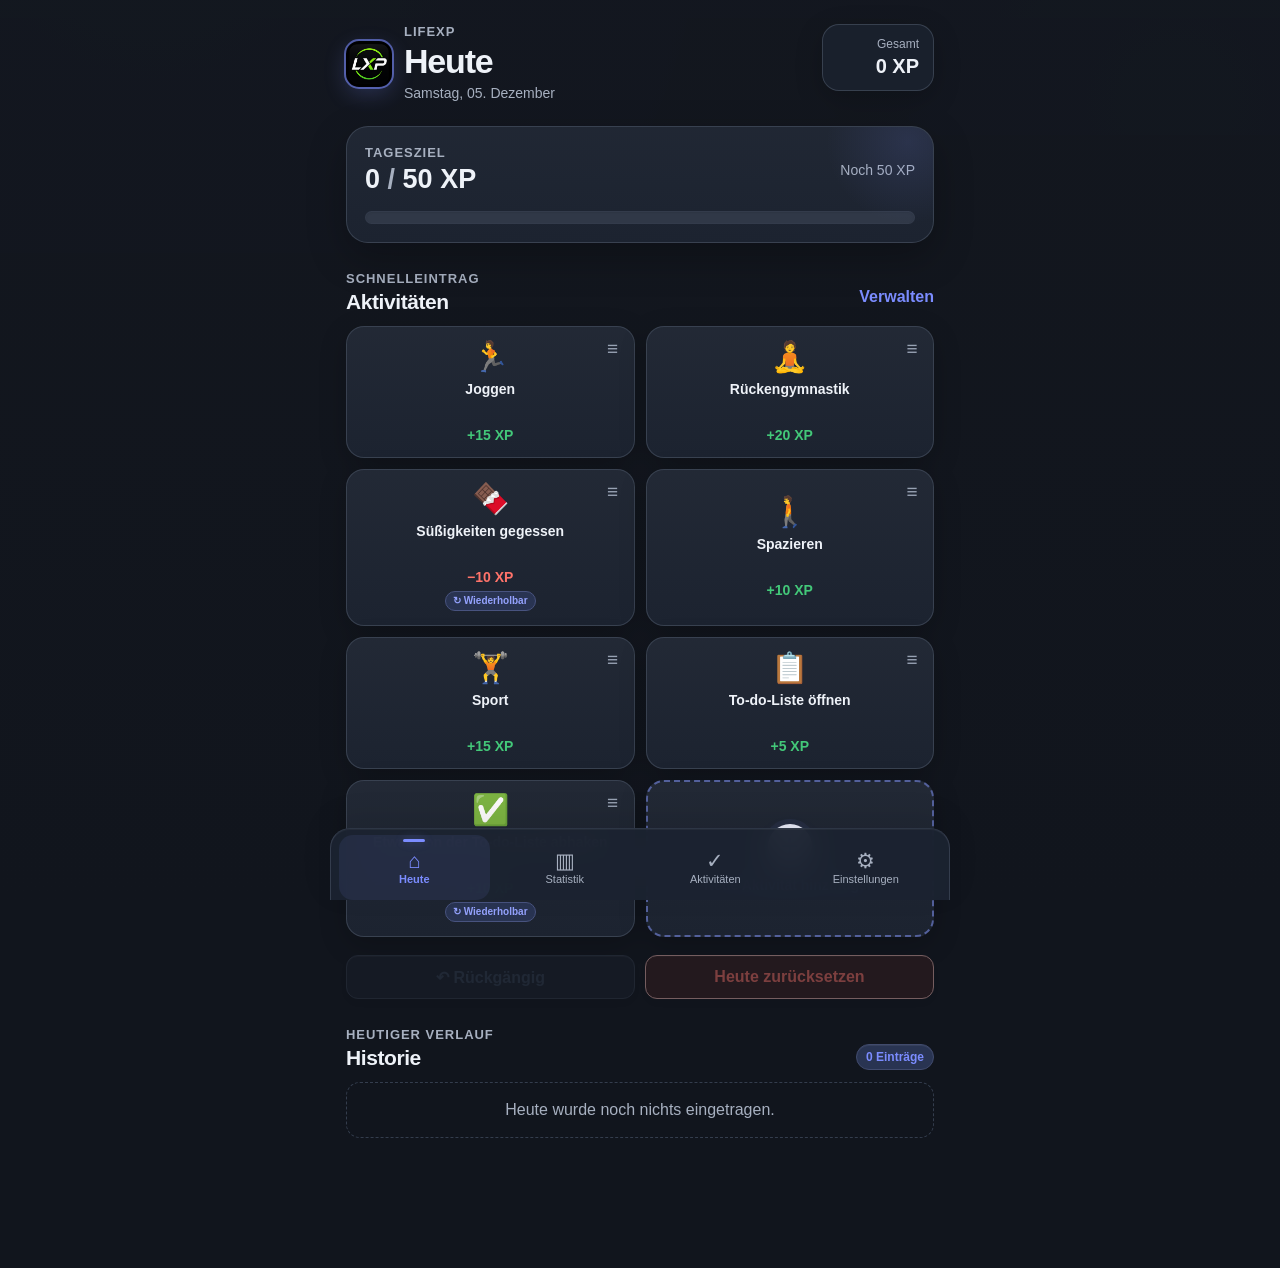
<file: index.html>
<!DOCTYPE html>
<html lang="de">
<head>
    <meta charset="UTF-8">
    <meta
        name="viewport"
        content="width=device-width, initial-scale=1, viewport-fit=cover"
    >
<meta name="theme-color" content="#121212">

<title>LifeXP</title>

<link rel="stylesheet" href="style.css">
<link rel="manifest" href="manifest.json">
<link rel="apple-touch-icon" href="apple-touch-icon.png">

<meta name="apple-mobile-web-app-capable" content="yes">
<meta name="apple-mobile-web-app-status-bar-style" content="black-translucent">
<meta name="apple-mobile-web-app-title" content="LXP">


</head>

<body>
    <main class="app">
        <section id="todayView" class="view active-view">
            <header class="topbar">
                <div class="brand-heading">
                    <img
                        class="header-app-icon"
                        src="apple-touch-icon.png"
                        alt=""
                        aria-hidden="true"
                    >
                    <div>
                        <p class="eyebrow">LifeXP</p>
                        <h1 id="todayTitle">Heute</h1>
                        <p id="currentDate" class="current-date"></p>
                    </div>
                </div>

                <div class="total-card">
                    <span>Gesamt</span>
                    <strong id="totalXp">0 XP</strong>
                </div>
            </header>

            <section id="retroDayBanner" class="retro-day-banner" hidden>
                <div>
                    <strong id="retroDayBannerTitle">Vergangenen Tag nachtragen</strong>
                    <span id="retroDayBannerText"></span>
                </div>
                <button id="returnToTodayButton" type="button">
                    Zurück zu Heute
                </button>
            </section>

            <section id="goalCard" class="goal-card">
                <div class="goal-header">
                    <div>
                        <p class="section-label">Tagesziel</p>
                        <p class="goal-value">
                            <span id="todayXp">0</span>
                            <span class="goal-divider">/</span>
                            <span id="dailyGoal">50</span>
                            XP
                        </p>
                    </div>

                    <div id="goalStatus" class="goal-status">Noch 50 XP</div>
                </div>

                <div class="progress-track">
                    <div id="progressBar" class="progress-bar"></div>
                </div>
            </section>

            <section class="section">
                <div class="section-heading">
                    <div>
                        <p class="section-label">Schnelleintrag</p>
                        <h2>Aktivitäten</h2>
                    </div>

                    <button
                        class="text-button"
                        type="button"
                        data-open-view="activities"
                    >
                        Verwalten
                    </button>
                </div>

                <div id="todayTaskGrid" class="task-grid grid-two"></div>

                <p id="emptyTodayTasks" class="empty-message" hidden>
                    Aktiviere unter „Aktivitäten“ deine ersten Aufgaben.
                </p>
            </section>

            <section class="action-row">
                <button
                    id="undoButton"
                    class="secondary-button"
                    type="button"
                    disabled
                >
                    ↶ Rückgängig
                </button>

                <button
                    id="resetTodayButton"
                    class="danger-button"
                    type="button"
                    disabled
                >
                    Heute zurücksetzen
                </button>
            </section>

            <section class="section history-section">
                <div class="section-heading">
                    <div>
                        <p id="historySectionLabel" class="section-label">Heutiger Verlauf</p>
                        <h2 id="historyTitle">Historie</h2>
                    </div>

                    <span id="historyCount" class="count-badge">0 Einträge</span>
                </div>

                <div id="historyList" class="history-list"></div>

                <p id="emptyHistoryMessage" class="empty-message">
                    Heute wurde noch nichts eingetragen.
                </p>
            </section>
        </section>

        <section id="statsView" class="view">
            <header class="page-header stats-header">
                <div>
                    <p class="eyebrow">LifeXP</p>
                    <h1>Statistik</h1>
                    <p class="page-subtitle">
                        Dein Fortschritt auf einen Blick.
                    </p>
                </div>

                <div class="stats-total-card">
                    <span>Gesamt-XP</span>
                    <strong id="statsHeaderTotalXp">0 XP</strong>
                </div>
            </header>

            <section class="stats-card">
                <div class="section-heading stats-heading">
                    <div>
                        <p class="section-label">Diese Woche</p>
                        <h2>XP pro Tag</h2>
                    </div>
                    <span id="weekRangeLabel" class="count-badge"></span>
                </div>

                <div class="week-summary">
                    <div>
                        <span>Wochen-XP</span>
                        <strong id="weekTotalXp">0 XP</strong>
                    </div>
                    <div>
                        <span>Ø Woche</span>
                        <strong id="weekAverageXp">0 XP</strong>
                    </div>
                </div>

                <div class="weekly-chart-shell">
                    <div id="weeklyChartYAxis" class="weekly-chart-y-axis"></div>
                    <div id="weeklyChart" class="weekly-chart" aria-label="XP-Säulendiagramm Montag bis Sonntag"></div>
                </div>

                <div class="chart-legend">
                    <span><i class="legend-dot success"></i> Tagesziel erreicht</span>
                    <span><i class="legend-dot missed"></i> Unter Tagesziel</span>
                </div>
            </section>

            <section class="stats-card month-card">
                <div class="section-heading">
                    <div>
                        <p class="section-label">Monatsübersicht</p>
                        <h2 id="monthTitle">Monat</h2>
                    </div>
                </div>

                <div class="month-weekdays" aria-hidden="true">
                    <span>Mo</span><span>Di</span><span>Mi</span><span>Do</span><span>Fr</span><span>Sa</span><span>So</span>
                </div>
                <div id="monthCalendar" class="month-calendar"></div>

                <div class="chart-legend month-legend">
                    <span><i class="legend-dot success"></i> Ziel erreicht</span>
                    <span><i class="legend-dot missed"></i> Ziel verfehlt</span>
                    <span><i class="legend-dot neutral"></i> Noch nicht gewertet</span>
                </div>
            </section>

            <div class="metric-grid stats-metrics">
                <article class="metric-card">
                    <span>Heute</span>
                    <strong id="statsTodayXp">0 XP</strong>
                </article>

                <article class="metric-card">
                    <span>Gesamt-XP</span>
                    <strong id="statsTotalXp">0 XP</strong>
                </article>

                <article class="metric-card">
                    <span>🔥 Laufende Serie</span>
                    <strong id="statsCurrentStreak">0 Tage</strong>
                </article>

                <article class="metric-card">
                    <span>🏆 Beste Serie</span>
                    <strong id="statsBestStreak">0 Tage</strong>
                </article>

                <article class="metric-card">
                    <span>7-Tage-Schnitt</span>
                    <strong id="statsWeekAverage">0 XP</strong>
                </article>

                <article class="metric-card">
                    <span>Monats-Schnitt</span>
                    <strong id="statsMonthAverage">0 XP</strong>
                </article>

                <article class="metric-card">
                    <span>Zielquote</span>
                    <strong id="statsSuccessRate">0 %</strong>
                </article>

                <article class="metric-card">
                    <span>Aktive Aktivitäten</span>
                    <strong id="statsActiveTasks">0</strong>
                </article>
            </div>
        </section>

        <section id="activitiesView" class="view">
            <header class="page-header with-action">
                <div>
                    <p class="eyebrow">LifeXP</p>
                    <h1>Aktivitäten</h1>
                    <p class="page-subtitle">
                        Lege fest, welche Aufgaben auf deiner Startseite erscheinen.
                    </p>
                </div>

                <button id="addTaskButton" class="primary-button" type="button">
                    + Neu
                </button>
            </header>

            <section class="section first-section">
                <div class="section-heading">
                    <div>
                        <p class="section-label">Auf der Startseite</p>
                        <h2>Aktiv</h2>
                    </div>

                    <span id="activeTaskCount" class="count-badge">0</span>
                </div>

                <div id="activeTaskList" class="manage-list"></div>

                <p id="emptyActiveTasks" class="empty-message" hidden>
                    Momentan ist keine Aktivität aktiv.
                </p>
            </section>

            <section class="section">
                <div class="section-heading">
                    <div>
                        <p class="section-label">Gespeicherter Katalog</p>
                        <h2>Inaktiv</h2>
                    </div>

                    <span id="inactiveTaskCount" class="count-badge">0</span>
                </div>

                <div id="inactiveTaskList" class="manage-list"></div>

                <p id="emptyInactiveTasks" class="empty-message" hidden>
                    Alle gespeicherten Aktivitäten sind bereits aktiv.
                </p>
            </section>
        </section>

        <section id="settingsView" class="view">
            <header class="page-header">
                <p class="eyebrow">LifeXP</p>
                <h1>Einstellungen</h1>
            </header>

            <section class="settings-card">
                <p class="section-label">Tagesziel</p>
                <h2>XP pro Tag</h2>

                <div class="inline-form">
                    <input
                        id="dailyGoalInput"
                        type="number"
                        min="1"
                        step="1"
                        inputmode="numeric"
                    >

                    <button id="saveGoalButton" type="button">
                        Speichern
                    </button>
                </div>
            </section>

            <section class="settings-card">
                <p class="section-label">Tageswechsel</p>
                <h2>Wann beginnt ein neuer Tag?</h2>

                <div class="inline-form">
                    <input
                        id="dayResetInput"
                        type="time"
                        step="60"
                    >

                    <button id="saveDayResetButton" type="button">
                        Speichern
                    </button>
                </div>

                <p id="dayResetHint" class="settings-text settings-hint">
                    Bis 03:59 Uhr zählen Aktivitäten noch zum Vortag.
                </p>
            </section>

            <section class="settings-card">
                <p class="section-label">Darstellung</p>
                <h2>Kartengröße</h2>

                <div class="choice-grid">
                    <label class="choice-card">
                        <input
                            type="radio"
                            name="gridSize"
                            value="2"
                            id="gridSizeTwo"
                        >
                        <span>
                            <strong>Groß</strong>
                            <small>2 Karten pro Reihe</small>
                        </span>
                    </label>

                    <label class="choice-card">
                        <input
                            type="radio"
                            name="gridSize"
                            value="3"
                            id="gridSizeThree"
                        >
                        <span>
                            <strong>Kompakt</strong>
                            <small>3 Karten pro Reihe</small>
                        </span>
                    </label>
                </div>
            </section>

            <section class="settings-card">
                <p class="section-label">Design</p>
                <h2>Farbschema</h2>

                <div class="theme-grid">
                    <label class="theme-choice">
                        <input type="radio" name="appTheme" value="dark" id="themeDark">
                        <span class="theme-preview theme-preview-dark" aria-hidden="true">
                            <i></i><i></i><i></i>
                        </span>
                        <span>
                            <strong>Dark Neon</strong>
                            <small>Dunkel und kontrastreich</small>
                        </span>
                    </label>
                    <label class="theme-choice">
                        <input type="radio" name="appTheme" value="classic" id="themeClassic">
                        <span class="theme-preview theme-preview-classic" aria-hidden="true">
                            <i></i><i></i><i></i>
                        </span>
                        <span>
                            <strong>Classic Blue</strong>
                            <small>Klar und neutral</small>
                        </span>
                    </label>
                    <label class="theme-choice">
                        <input type="radio" name="appTheme" value="cyber" id="themeCyber">
                        <span class="theme-preview theme-preview-cyber" aria-hidden="true"><i></i><i></i><i></i></span>
                        <span><strong>Cyber Lime</strong><small>Dunkel mit Neon-Grün</small></span>
                    </label>
                    <label class="theme-choice">
                        <input type="radio" name="appTheme" value="cyan" id="themeCyan">
                        <span class="theme-preview theme-preview-cyan" aria-hidden="true"><i></i><i></i><i></i></span>
                        <span><strong>Neon Cyan</strong><small>Kühles dunkles Cyan</small></span>
                    </label>
                    <label class="theme-choice">
                        <input type="radio" name="appTheme" value="midnight" id="themeMidnight">
                        <span class="theme-preview theme-preview-midnight" aria-hidden="true"><i></i><i></i><i></i></span>
                        <span><strong>Midnight Neon</strong><small>Fast schwarz mit Electric Blue</small></span>
                    </label>
                    <label class="theme-choice">
                        <input type="radio" name="appTheme" value="ocean" id="themeOcean">
                        <span class="theme-preview theme-preview-ocean" aria-hidden="true"><i></i><i></i><i></i></span>
                        <span><strong>Deep Ocean</strong><small>Dunkles Petrol mit Türkis</small></span>
                    </label>
                    <label class="theme-choice">
                        <input type="radio" name="appTheme" value="obsidian" id="themeObsidian">
                        <span class="theme-preview theme-preview-obsidian" aria-hidden="true"><i></i><i></i><i></i></span>
                        <span><strong>Obsidian</strong><small>Schwarzgrau mit Silber</small></span>
                    </label>
                    <label class="theme-choice">
                        <input type="radio" name="appTheme" value="forest" id="themeForest">
                        <span class="theme-preview theme-preview-forest" aria-hidden="true">
                            <i></i><i></i><i></i>
                        </span>
                        <span>
                            <strong>Forest</strong>
                            <small>Ruhig und natürlich</small>
                        </span>
                    </label>
                    <label class="theme-choice">
                        <input type="radio" name="appTheme" value="warm" id="themeWarm">
                        <span class="theme-preview theme-preview-warm" aria-hidden="true">
                            <i></i><i></i><i></i>
                        </span>
                        <span>
                            <strong>Warm Sand</strong>
                            <small>Weich und warm</small>
                        </span>
                    </label>
                    <label class="theme-choice">
                        <input type="radio" name="appTheme" value="violet" id="themeViolet">
                        <span class="theme-preview theme-preview-violet" aria-hidden="true"><i></i><i></i><i></i></span>
                        <span><strong>Neon Violet</strong><small>Dunkel mit kräftigem Violett</small></span>
                    </label>
                    <label class="theme-choice">
                        <input type="radio" name="appTheme" value="ember" id="themeEmber">
                        <span class="theme-preview theme-preview-ember" aria-hidden="true"><i></i><i></i><i></i></span>
                        <span><strong>Neon Ember</strong><small>Dunkel mit Orange-Rot</small></span>
                    </label>
                    <label class="theme-choice">
                        <input type="radio" name="appTheme" value="purple" id="themePurple">
                        <span class="theme-preview theme-preview-purple" aria-hidden="true"><i></i><i></i><i></i></span>
                        <span><strong>Cyber Purple</strong><small>Anthrazit mit Violett-Pink</small></span>
                    </label>
                    <label class="theme-choice">
                        <input type="radio" name="appTheme" value="forestNight" id="themeForestNight">
                        <span class="theme-preview theme-preview-forest-night" aria-hidden="true"><i></i><i></i><i></i></span>
                        <span><strong>Forest Night</strong><small>Dunkelgrün mit Mint</small></span>
                    </label>
                    <label class="theme-choice">
                        <input type="radio" name="appTheme" value="bordeaux" id="themeBordeaux">
                        <span class="theme-preview theme-preview-bordeaux" aria-hidden="true"><i></i><i></i><i></i></span>
                        <span><strong>Bordeaux Night</strong><small>Dunkles Weinrot mit Creme</small></span>
                    </label>
                    <label class="theme-choice">
                        <input type="radio" name="appTheme" value="moonlight" id="themeMoonlight">
                        <span class="theme-preview theme-preview-moonlight" aria-hidden="true"><i></i><i></i><i></i></span>
                        <span><strong>Moonlight</strong><small>Blaugrau mit Eisblau</small></span>
                    </label>
                </div>

                <div class="custom-theme-editor">
                    <div class="custom-color-field">
                        <label for="customBackgroundInput">Hintergrund</label>
                        <input id="customBackgroundInput" type="color" value="#11151d">
                    </div>
                    <div class="custom-color-field">
                        <label for="customSurfaceInput">Karten</label>
                        <input id="customSurfaceInput" type="color" value="#1c2330">
                    </div>
                    <div class="custom-color-field">
                        <label for="customAccentInput">Akzent</label>
                        <input id="customAccentInput" type="color" value="#7b8cff">
                    </div>

                    <button id="applyCustomThemeButton" class="primary-button custom-theme-button" type="button">
                        Eigene Farben anwenden
                    </button>

                    <div class="save-theme-row">
                        <input
                            id="customThemeNameInput"
                            type="text"
                            maxlength="28"
                            placeholder="Name, z. B. Midnight Purple"
                            autocomplete="off"
                        >
                        <button id="saveCustomThemeButton" class="secondary-button" type="button">
                            Als Design speichern
                        </button>
                    </div>
                </div>

                <div id="savedThemeList" class="saved-theme-list"></div>
            </section>

            <section class="settings-card">
                <p class="section-label">Datenspeicherung</p>
                <h2>Lokaler Testbetrieb</h2>
                <p class="settings-text">
                    Deine Aktivitäten und XP werden derzeit nur in diesem Browser gespeichert.
                </p>
            </section>

            <footer class="app-version-info" aria-label="Versionsinformation">
                <span>LifeXP v0.7.14</span>
                <span>08.08.2026 · 19:40 Uhr</span>
            </footer>
        </section>
    </main>

    <nav class="bottom-nav" aria-label="Hauptnavigation">
        <button class="nav-button active" type="button" data-view="today">
            <span class="nav-icon">⌂</span>
            <span>Heute</span>
        </button>

        <button class="nav-button" type="button" data-view="stats">
            <span class="nav-icon">▥</span>
            <span>Statistik</span>
        </button>

        <button class="nav-button" type="button" data-view="activities">
            <span class="nav-icon">✓</span>
            <span>Aktivitäten</span>
        </button>

        <button class="nav-button" type="button" data-view="settings">
            <span class="nav-icon">⚙</span>
            <span>Einstellungen</span>
        </button>
    </nav>

    <dialog id="taskDialog" class="task-dialog">
        <form id="taskForm" method="dialog">
            <div class="dialog-heading">
                <div>
                    <p class="section-label">Aktivität</p>
                    <h2 id="taskDialogTitle">Neue Aktivität</h2>
                </div>

                <button
                    id="closeTaskDialogButton"
                    class="icon-button"
                    type="button"
                    aria-label="Fenster schließen"
                >
                    ✕
                </button>
            </div>

            <input id="editingTaskId" type="hidden">

            <div class="emoji-name-row">
                <label class="form-field emoji-field" for="taskEmojiInput">
                    Emoji
                    <div class="emoji-input-row">
                        <input
                            id="taskEmojiInput"
                            class="emoji-input"
                            type="text"
                            maxlength="16"
                            value="✨"
                            autocomplete="off"
                            aria-label="Emoji der Aktivität"
                        >
                        <button id="suggestEmojiButton" class="small-button" type="button">Vorschlagen</button>
                    </div>
                </label>

                <label class="form-field name-field" for="taskNameInput">
                    Name
                    <input
                        id="taskNameInput"
                        type="text"
                        maxlength="48"
                        placeholder="Zum Beispiel: Joggen"
                        autocomplete="off"
                        required
                    >
                </label>
            </div>

            <label class="form-field" for="taskXpInput">
                XP-Wert
                <input
                    id="taskXpInput"
                    type="number"
                    step="1"
                    value="10"
                    inputmode="numeric"
                    required
                >
            </label>

            <label class="repeatable-option" for="taskRepeatableInput">
                <input
                    id="taskRepeatableInput"
                    type="checkbox"
                >
                <span>
                    <strong>Wiederholbare Aktivität</strong>
                    <small>Kann mehrmals am selben Tag XP geben.</small>
                </span>
            </label>

            <p class="form-help">
                Standardmäßig kann eine Aktivität nur einmal pro LifeXP-Tag gewertet werden.
                LifeXP schlägt anhand des Namens automatisch ein Emoji vor; du kannst es jederzeit ändern.
            </p>

            <div class="dialog-actions">
                <button
                    id="cancelTaskButton"
                    class="secondary-button"
                    type="button"
                >
                    Abbrechen
                </button>

                <button class="primary-button" type="submit">
                    Speichern
                </button>
            </div>

            <button
                id="deleteCustomTaskButton"
                class="delete-link"
                type="button"
                hidden
            >
                Aktivität endgültig löschen
            </button>
        </form>
    </dialog>

    <script src="script.js"></script>
</body>
</html>
</file>
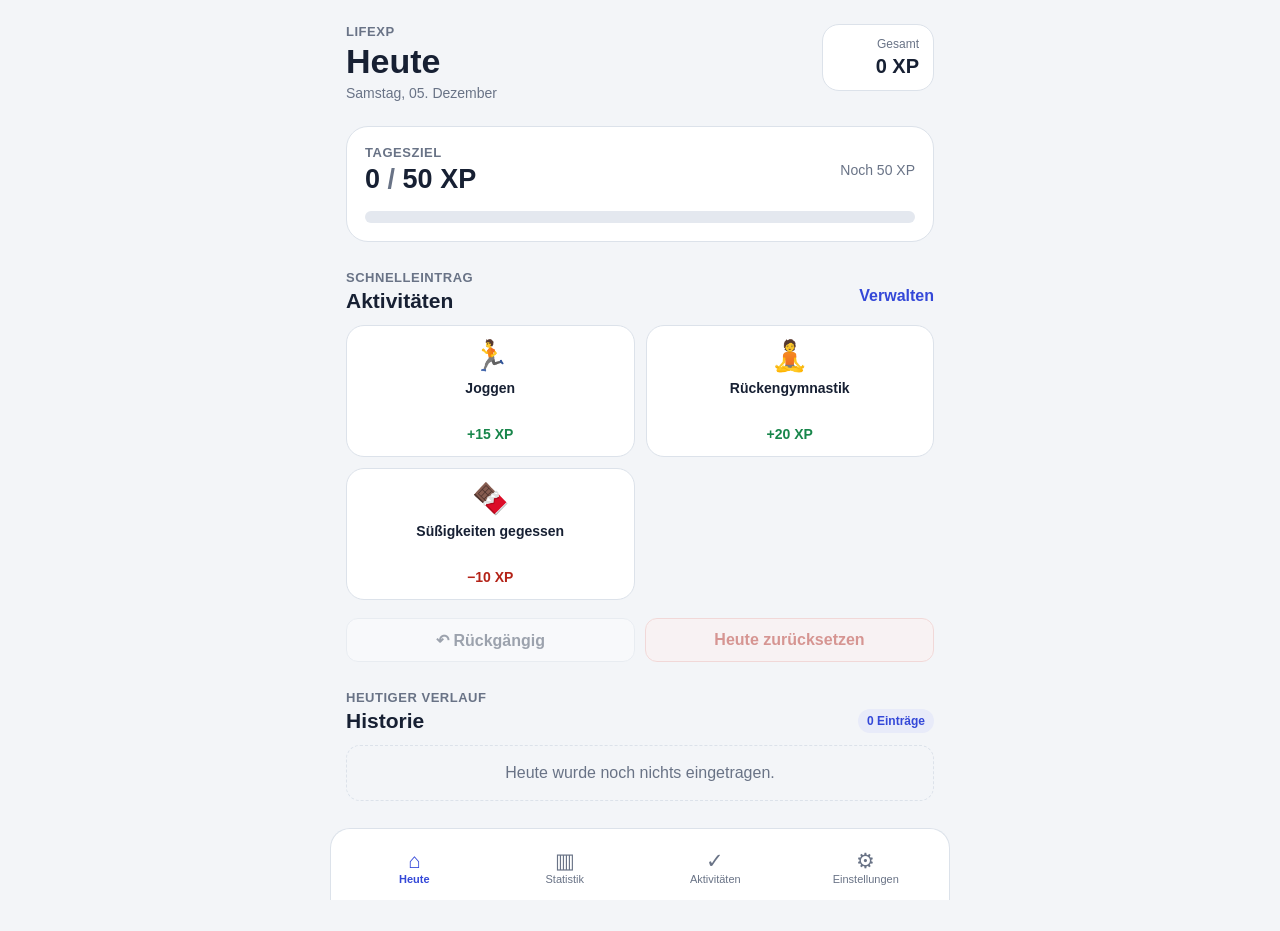
<file: Versionen ChatGPT/LifeXP_v0.3/index.html>
<!DOCTYPE html>
<html lang="de">
<head>
    <meta charset="UTF-8">
    <meta
        name="viewport"
        content="width=device-width, initial-scale=1, viewport-fit=cover"
    >
    <meta name="theme-color" content="#f3f5f8">
    <title>LifeXP</title>
    <link rel="stylesheet" href="style.css">
</head>

<body>
    <main class="app">
        <section id="todayView" class="view active-view">
            <header class="topbar">
                <div>
                    <p class="eyebrow">LifeXP</p>
                    <h1>Heute</h1>
                    <p id="currentDate" class="current-date"></p>
                </div>

                <div class="total-card">
                    <span>Gesamt</span>
                    <strong id="totalXp">0 XP</strong>
                </div>
            </header>

            <section id="goalCard" class="goal-card">
                <div class="goal-header">
                    <div>
                        <p class="section-label">Tagesziel</p>
                        <p class="goal-value">
                            <span id="todayXp">0</span>
                            <span class="goal-divider">/</span>
                            <span id="dailyGoal">50</span>
                            XP
                        </p>
                    </div>

                    <div id="goalStatus" class="goal-status">Noch 50 XP</div>
                </div>

                <div class="progress-track">
                    <div id="progressBar" class="progress-bar"></div>
                </div>
            </section>

            <section class="section">
                <div class="section-heading">
                    <div>
                        <p class="section-label">Schnelleintrag</p>
                        <h2>Aktivitäten</h2>
                    </div>

                    <button
                        class="text-button"
                        type="button"
                        data-open-view="activities"
                    >
                        Verwalten
                    </button>
                </div>

                <div id="todayTaskGrid" class="task-grid grid-two"></div>

                <p id="emptyTodayTasks" class="empty-message" hidden>
                    Aktiviere unter „Aktivitäten“ deine ersten Aufgaben.
                </p>
            </section>

            <section class="action-row">
                <button
                    id="undoButton"
                    class="secondary-button"
                    type="button"
                    disabled
                >
                    ↶ Rückgängig
                </button>

                <button
                    id="resetTodayButton"
                    class="danger-button"
                    type="button"
                    disabled
                >
                    Heute zurücksetzen
                </button>
            </section>

            <section class="section history-section">
                <div class="section-heading">
                    <div>
                        <p class="section-label">Heutiger Verlauf</p>
                        <h2>Historie</h2>
                    </div>

                    <span id="historyCount" class="count-badge">0 Einträge</span>
                </div>

                <div id="historyList" class="history-list"></div>

                <p id="emptyHistoryMessage" class="empty-message">
                    Heute wurde noch nichts eingetragen.
                </p>
            </section>
        </section>

        <section id="statsView" class="view">
            <header class="page-header">
                <p class="eyebrow">LifeXP</p>
                <h1>Statistik</h1>
                <p class="page-subtitle">
                    Eine erste Übersicht. Die ausführliche Wochenansicht folgt als Nächstes.
                </p>
            </header>

            <div class="metric-grid">
                <article class="metric-card">
                    <span>Heute</span>
                    <strong id="statsTodayXp">0 XP</strong>
                </article>

                <article class="metric-card">
                    <span>Gesamt</span>
                    <strong id="statsTotalXp">0 XP</strong>
                </article>

                <article class="metric-card">
                    <span>Einträge heute</span>
                    <strong id="statsTodayEntries">0</strong>
                </article>

                <article class="metric-card">
                    <span>Aktive Aufgaben</span>
                    <strong id="statsActiveTasks">0</strong>
                </article>
            </div>
        </section>

        <section id="activitiesView" class="view">
            <header class="page-header with-action">
                <div>
                    <p class="eyebrow">LifeXP</p>
                    <h1>Aktivitäten</h1>
                    <p class="page-subtitle">
                        Lege fest, welche Aufgaben auf deiner Startseite erscheinen.
                    </p>
                </div>

                <button id="addTaskButton" class="primary-button" type="button">
                    + Neu
                </button>
            </header>

            <section class="section first-section">
                <div class="section-heading">
                    <div>
                        <p class="section-label">Auf der Startseite</p>
                        <h2>Aktiv</h2>
                    </div>

                    <span id="activeTaskCount" class="count-badge">0</span>
                </div>

                <div id="activeTaskList" class="manage-list"></div>

                <p id="emptyActiveTasks" class="empty-message" hidden>
                    Momentan ist keine Aktivität aktiv.
                </p>
            </section>

            <section class="section">
                <div class="section-heading">
                    <div>
                        <p class="section-label">Gespeicherter Katalog</p>
                        <h2>Verfügbar</h2>
                    </div>

                    <span id="inactiveTaskCount" class="count-badge">0</span>
                </div>

                <div id="inactiveTaskList" class="manage-list"></div>

                <p id="emptyInactiveTasks" class="empty-message" hidden>
                    Alle gespeicherten Aktivitäten sind bereits aktiv.
                </p>
            </section>
        </section>

        <section id="settingsView" class="view">
            <header class="page-header">
                <p class="eyebrow">LifeXP</p>
                <h1>Einstellungen</h1>
            </header>

            <section class="settings-card">
                <p class="section-label">Tagesziel</p>
                <h2>XP pro Tag</h2>

                <div class="inline-form">
                    <input
                        id="dailyGoalInput"
                        type="number"
                        min="1"
                        step="1"
                        inputmode="numeric"
                    >

                    <button id="saveGoalButton" type="button">
                        Speichern
                    </button>
                </div>
            </section>

            <section class="settings-card">
                <p class="section-label">Darstellung</p>
                <h2>Kartengröße</h2>

                <div class="choice-grid">
                    <label class="choice-card">
                        <input
                            type="radio"
                            name="gridSize"
                            value="2"
                            id="gridSizeTwo"
                        >
                        <span>
                            <strong>Groß</strong>
                            <small>2 Karten pro Reihe</small>
                        </span>
                    </label>

                    <label class="choice-card">
                        <input
                            type="radio"
                            name="gridSize"
                            value="3"
                            id="gridSizeThree"
                        >
                        <span>
                            <strong>Kompakt</strong>
                            <small>3 Karten pro Reihe</small>
                        </span>
                    </label>
                </div>
            </section>

            <section class="settings-card">
                <p class="section-label">Datenspeicherung</p>
                <h2>Lokaler Testbetrieb</h2>
                <p class="settings-text">
                    Deine Aufgaben und XP werden derzeit nur in diesem Browser gespeichert.
                </p>
            </section>
        </section>
    </main>

    <nav class="bottom-nav" aria-label="Hauptnavigation">
        <button class="nav-button active" type="button" data-view="today">
            <span class="nav-icon">⌂</span>
            <span>Heute</span>
        </button>

        <button class="nav-button" type="button" data-view="stats">
            <span class="nav-icon">▥</span>
            <span>Statistik</span>
        </button>

        <button class="nav-button" type="button" data-view="activities">
            <span class="nav-icon">✓</span>
            <span>Aktivitäten</span>
        </button>

        <button class="nav-button" type="button" data-view="settings">
            <span class="nav-icon">⚙</span>
            <span>Einstellungen</span>
        </button>
    </nav>

    <dialog id="taskDialog" class="task-dialog">
        <form id="taskForm" method="dialog">
            <div class="dialog-heading">
                <div>
                    <p class="section-label">Aktivität</p>
                    <h2 id="taskDialogTitle">Neue Aktivität</h2>
                </div>

                <button
                    id="closeTaskDialogButton"
                    class="icon-button"
                    type="button"
                    aria-label="Fenster schließen"
                >
                    ✕
                </button>
            </div>

            <input id="editingTaskId" type="hidden">

            <label class="form-field" for="taskNameInput">
                Name
                <input
                    id="taskNameInput"
                    type="text"
                    maxlength="48"
                    placeholder="Zum Beispiel: 🏃 Joggen"
                    autocomplete="off"
                    required
                >
            </label>

            <label class="form-field" for="taskXpInput">
                XP-Wert
                <input
                    id="taskXpInput"
                    type="number"
                    step="1"
                    value="10"
                    inputmode="numeric"
                    required
                >
            </label>

            <p class="form-help">
                Emojis kannst du direkt in den Namen einfügen. Für Minuspunkte gibst du
                zum Beispiel −10 ein.
            </p>

            <div class="dialog-actions">
                <button
                    id="cancelTaskButton"
                    class="secondary-button"
                    type="button"
                >
                    Abbrechen
                </button>

                <button class="primary-button" type="submit">
                    Speichern
                </button>
            </div>

            <button
                id="deleteCustomTaskButton"
                class="delete-link"
                type="button"
                hidden
            >
                Selbst erstellte Aktivität endgültig löschen
            </button>
        </form>
    </dialog>

    <script src="script.js"></script>
</body>
</html>
</file>
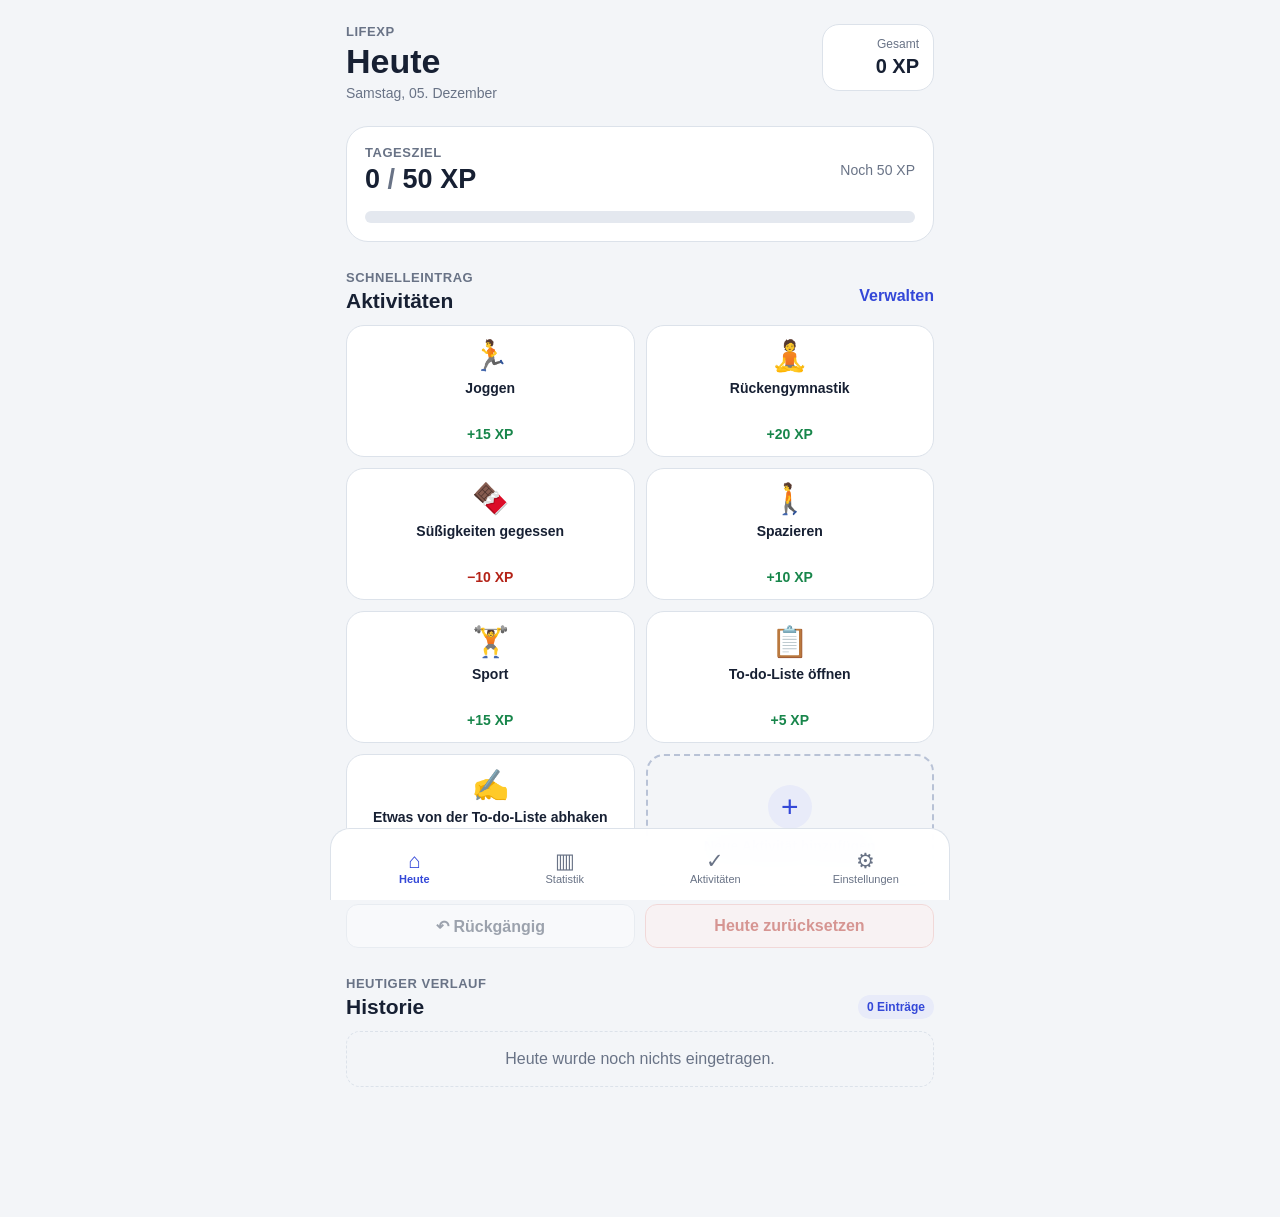
<file: Versionen ChatGPT/LifeXP_v0.4/index.html>
<!DOCTYPE html>
<html lang="de">
<head>
    <meta charset="UTF-8">
    <meta
        name="viewport"
        content="width=device-width, initial-scale=1, viewport-fit=cover"
    >
<meta name="theme-color" content="#121212">

<title>LifeXP</title>

<link rel="stylesheet" href="style.css">
<link rel="manifest" href="manifest.json">
<link rel="apple-touch-icon" href="apple-touch-icon.png">

<meta name="apple-mobile-web-app-capable" content="yes">
<meta name="apple-mobile-web-app-status-bar-style" content="black-translucent">
<meta name="apple-mobile-web-app-title" content="LXP">


</head>

<body>
    <main class="app">
        <section id="todayView" class="view active-view">
            <header class="topbar">
                <div>
                    <p class="eyebrow">LifeXP</p>
                    <h1>Heute</h1>
                    <p id="currentDate" class="current-date"></p>
                </div>

                <div class="total-card">
                    <span>Gesamt</span>
                    <strong id="totalXp">0 XP</strong>
                </div>
            </header>

            <section id="goalCard" class="goal-card">
                <div class="goal-header">
                    <div>
                        <p class="section-label">Tagesziel</p>
                        <p class="goal-value">
                            <span id="todayXp">0</span>
                            <span class="goal-divider">/</span>
                            <span id="dailyGoal">50</span>
                            XP
                        </p>
                    </div>

                    <div id="goalStatus" class="goal-status">Noch 50 XP</div>
                </div>

                <div class="progress-track">
                    <div id="progressBar" class="progress-bar"></div>
                </div>
            </section>

            <section class="section">
                <div class="section-heading">
                    <div>
                        <p class="section-label">Schnelleintrag</p>
                        <h2>Aktivitäten</h2>
                    </div>

                    <button
                        class="text-button"
                        type="button"
                        data-open-view="activities"
                    >
                        Verwalten
                    </button>
                </div>

                <div id="todayTaskGrid" class="task-grid grid-two"></div>

                <p id="emptyTodayTasks" class="empty-message" hidden>
                    Aktiviere unter „Aktivitäten“ deine ersten Aktivitäten.
                </p>
            </section>

            <section class="action-row">
                <button
                    id="undoButton"
                    class="secondary-button"
                    type="button"
                    disabled
                >
                    ↶ Rückgängig
                </button>

                <button
                    id="resetTodayButton"
                    class="danger-button"
                    type="button"
                    disabled
                >
                    Heute zurücksetzen
                </button>
            </section>

            <section class="section history-section">
                <div class="section-heading">
                    <div>
                        <p class="section-label">Heutiger Verlauf</p>
                        <h2>Historie</h2>
                    </div>

                    <span id="historyCount" class="count-badge">0 Einträge</span>
                </div>

                <div id="historyList" class="history-list"></div>

                <p id="emptyHistoryMessage" class="empty-message">
                    Heute wurde noch nichts eingetragen.
                </p>
            </section>
        </section>

        <section id="statsView" class="view">
            <header class="page-header">
                <p class="eyebrow">LifeXP</p>
                <h1>Statistik</h1>
                <p class="page-subtitle">
                    Eine erste Übersicht. Die ausführliche Wochenansicht folgt als Nächstes.
                </p>
            </header>

            <div class="metric-grid">
                <article class="metric-card">
                    <span>Heute</span>
                    <strong id="statsTodayXp">0 XP</strong>
                </article>

                <article class="metric-card">
                    <span>Gesamt</span>
                    <strong id="statsTotalXp">0 XP</strong>
                </article>

                <article class="metric-card">
                    <span>Einträge heute</span>
                    <strong id="statsTodayEntries">0</strong>
                </article>

                <article class="metric-card">
                    <span>Aktive Aktivitäten</span>
                    <strong id="statsActiveTasks">0</strong>
                </article>
            </div>
        </section>

        <section id="activitiesView" class="view">
            <header class="page-header with-action">
                <div>
                    <p class="eyebrow">LifeXP</p>
                    <h1>Aktivitäten</h1>
                    <p class="page-subtitle">
                        Lege fest, welche Aktivitäten auf deiner Startseite erscheinen.
                    </p>
                </div>

                <button id="addTaskButton" class="primary-button" type="button">
                    + Neu
                </button>
            </header>

            <section class="section first-section">
                <div class="section-heading">
                    <div>
                        <p class="section-label">Auf der Startseite</p>
                        <h2>Aktiv</h2>
                    </div>

                    <span id="activeTaskCount" class="count-badge">0</span>
                </div>

                <div id="activeTaskList" class="manage-list"></div>

                <p id="emptyActiveTasks" class="empty-message" hidden>
                    Momentan ist keine Aktivität aktiv.
                </p>
            </section>

            <section class="section">
                <div class="section-heading">
                    <div>
                        <p class="section-label">Gespeicherter Katalog</p>
                        <h2>Verfügbar</h2>
                    </div>

                    <span id="inactiveTaskCount" class="count-badge">0</span>
                </div>

                <div id="inactiveTaskList" class="manage-list"></div>

                <p id="emptyInactiveTasks" class="empty-message" hidden>
                    Alle gespeicherten Aktivitäten sind bereits aktiv.
                </p>
            </section>
        </section>

        <section id="settingsView" class="view">
            <header class="page-header">
                <p class="eyebrow">LifeXP</p>
                <h1>Einstellungen</h1>
            </header>

            <section class="settings-card">
                <p class="section-label">Tagesziel</p>
                <h2>XP pro Tag</h2>

                <div class="inline-form">
                    <input
                        id="dailyGoalInput"
                        type="number"
                        min="1"
                        step="1"
                        inputmode="numeric"
                    >

                    <button id="saveGoalButton" type="button">
                        Speichern
                    </button>
                </div>
            </section>

            <section class="settings-card">
                <p class="section-label">Darstellung</p>
                <h2>Kartengröße</h2>

                <div class="choice-grid">
                    <label class="choice-card">
                        <input
                            type="radio"
                            name="gridSize"
                            value="2"
                            id="gridSizeTwo"
                        >
                        <span>
                            <strong>Groß</strong>
                            <small>2 Karten pro Reihe</small>
                        </span>
                    </label>

                    <label class="choice-card">
                        <input
                            type="radio"
                            name="gridSize"
                            value="3"
                            id="gridSizeThree"
                        >
                        <span>
                            <strong>Kompakt</strong>
                            <small>3 Karten pro Reihe</small>
                        </span>
                    </label>
                </div>
            </section>

            <section class="settings-card">
                <p class="section-label">Datenspeicherung</p>
                <h2>Lokaler Testbetrieb</h2>
                <p class="settings-text">
                    Deine Aufgaben und XP werden derzeit nur in diesem Browser gespeichert.
                </p>
            </section>
        </section>
    </main>

    <nav class="bottom-nav" aria-label="Hauptnavigation">
        <button class="nav-button active" type="button" data-view="today">
            <span class="nav-icon">⌂</span>
            <span>Heute</span>
        </button>

        <button class="nav-button" type="button" data-view="stats">
            <span class="nav-icon">▥</span>
            <span>Statistik</span>
        </button>

        <button class="nav-button" type="button" data-view="activities">
            <span class="nav-icon">✓</span>
            <span>Aktivitäten</span>
        </button>

        <button class="nav-button" type="button" data-view="settings">
            <span class="nav-icon">⚙</span>
            <span>Einstellungen</span>
        </button>
    </nav>

    <dialog id="taskDialog" class="task-dialog">
        <form id="taskForm" method="dialog">
            <div class="dialog-heading">
                <div>
                    <p class="section-label">Aktivität</p>
                    <h2 id="taskDialogTitle">Neue Aktivität</h2>
                </div>

                <button
                    id="closeTaskDialogButton"
                    class="icon-button"
                    type="button"
                    aria-label="Fenster schließen"
                >
                    ✕
                </button>
            </div>

            <input id="editingTaskId" type="hidden">

            <label class="form-field" for="taskNameInput">
                Name
                <input
                    id="taskNameInput"
                    type="text"
                    maxlength="48"
                    placeholder="Zum Beispiel: 🏃 Joggen"
                    autocomplete="off"
                    required
                >
            </label>

            <label class="form-field" for="taskXpInput">
                XP-Wert
                <input
                    id="taskXpInput"
                    type="number"
                    step="1"
                    value="10"
                    inputmode="numeric"
                    required
                >
            </label>

            <label class="repeatable-option" for="taskRepeatableInput">
                <input
                    id="taskRepeatableInput"
                    type="checkbox"
                >
                <span>
                    <strong>Wiederholbare Aktivität</strong>
                    <small>Kann mehrmals am selben Tag XP geben.</small>
                </span>
            </label>

            <p class="form-help">
                Standardmäßig kann eine Aktivität nur einmal pro Tag gewertet werden.
                Emojis kannst du direkt in den Namen einfügen; für Minuspunkte z. B. −10.
            </p>

            <div class="dialog-actions">
                <button
                    id="cancelTaskButton"
                    class="secondary-button"
                    type="button"
                >
                    Abbrechen
                </button>

                <button class="primary-button" type="submit">
                    Speichern
                </button>
            </div>

            <button
                id="deleteCustomTaskButton"
                class="delete-link"
                type="button"
                hidden
            >
                Selbst erstellte Aktivität endgültig löschen
            </button>
        </form>
    </dialog>

    <script src="script.js"></script>
</body>
</html>
</file>
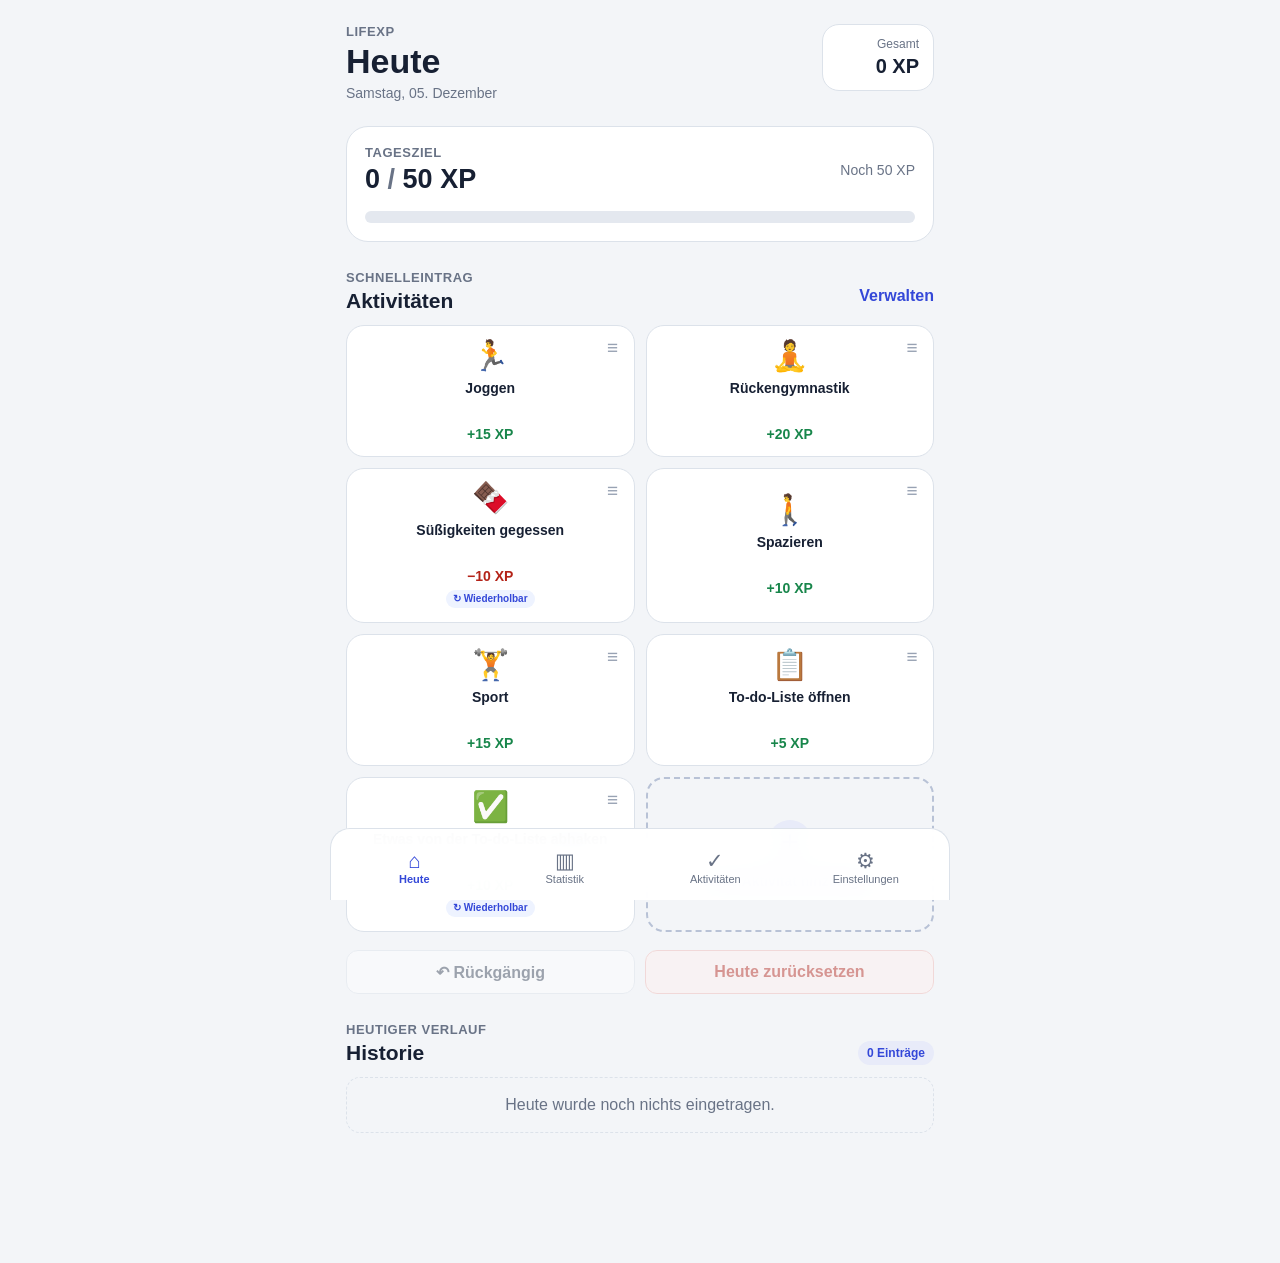
<file: Versionen ChatGPT/LifeXP_v0.5/index.html>
<!DOCTYPE html>
<html lang="de">
<head>
    <meta charset="UTF-8">
    <meta
        name="viewport"
        content="width=device-width, initial-scale=1, viewport-fit=cover"
    >
<meta name="theme-color" content="#121212">

<title>LifeXP</title>

<link rel="stylesheet" href="style.css">
<link rel="manifest" href="manifest.json">
<link rel="apple-touch-icon" href="apple-touch-icon.png">

<meta name="apple-mobile-web-app-capable" content="yes">
<meta name="apple-mobile-web-app-status-bar-style" content="black-translucent">
<meta name="apple-mobile-web-app-title" content="LXP">


</head>

<body>
    <main class="app">
        <section id="todayView" class="view active-view">
            <header class="topbar">
                <div>
                    <p class="eyebrow">LifeXP</p>
                    <h1>Heute</h1>
                    <p id="currentDate" class="current-date"></p>
                </div>

                <div class="total-card">
                    <span>Gesamt</span>
                    <strong id="totalXp">0 XP</strong>
                </div>
            </header>

            <section id="goalCard" class="goal-card">
                <div class="goal-header">
                    <div>
                        <p class="section-label">Tagesziel</p>
                        <p class="goal-value">
                            <span id="todayXp">0</span>
                            <span class="goal-divider">/</span>
                            <span id="dailyGoal">50</span>
                            XP
                        </p>
                    </div>

                    <div id="goalStatus" class="goal-status">Noch 50 XP</div>
                </div>

                <div class="progress-track">
                    <div id="progressBar" class="progress-bar"></div>
                </div>
            </section>

            <section class="section">
                <div class="section-heading">
                    <div>
                        <p class="section-label">Schnelleintrag</p>
                        <h2>Aktivitäten</h2>
                    </div>

                    <button
                        class="text-button"
                        type="button"
                        data-open-view="activities"
                    >
                        Verwalten
                    </button>
                </div>

                <div id="todayTaskGrid" class="task-grid grid-two"></div>

                <p id="emptyTodayTasks" class="empty-message" hidden>
                    Aktiviere unter „Aktivitäten“ deine ersten Aufgaben.
                </p>
            </section>

            <section class="action-row">
                <button
                    id="undoButton"
                    class="secondary-button"
                    type="button"
                    disabled
                >
                    ↶ Rückgängig
                </button>

                <button
                    id="resetTodayButton"
                    class="danger-button"
                    type="button"
                    disabled
                >
                    Heute zurücksetzen
                </button>
            </section>

            <section class="section history-section">
                <div class="section-heading">
                    <div>
                        <p class="section-label">Heutiger Verlauf</p>
                        <h2>Historie</h2>
                    </div>

                    <span id="historyCount" class="count-badge">0 Einträge</span>
                </div>

                <div id="historyList" class="history-list"></div>

                <p id="emptyHistoryMessage" class="empty-message">
                    Heute wurde noch nichts eingetragen.
                </p>
            </section>
        </section>

        <section id="statsView" class="view">
            <header class="page-header">
                <p class="eyebrow">LifeXP</p>
                <h1>Statistik</h1>
                <p class="page-subtitle">
                    Dein Fortschritt auf einen Blick.
                </p>
            </header>

            <section class="stats-card">
                <div class="section-heading stats-heading">
                    <div>
                        <p class="section-label">Diese Woche</p>
                        <h2>XP pro Tag</h2>
                    </div>
                    <span id="weekRangeLabel" class="count-badge"></span>
                </div>

                <div class="weekly-chart-shell">
                    <div id="weeklyChartYAxis" class="weekly-chart-y-axis"></div>
                    <div id="weeklyChart" class="weekly-chart" aria-label="XP-Säulendiagramm Montag bis Sonntag"></div>
                </div>

                <div class="chart-legend">
                    <span><i class="legend-dot success"></i> Tagesziel erreicht</span>
                    <span><i class="legend-dot missed"></i> Unter Tagesziel</span>
                </div>
            </section>

            <div class="metric-grid stats-metrics">
                <article class="metric-card">
                    <span>Heute</span>
                    <strong id="statsTodayXp">0 XP</strong>
                </article>

                <article class="metric-card">
                    <span>Gesamt-XP</span>
                    <strong id="statsTotalXp">0 XP</strong>
                </article>

                <article class="metric-card">
                    <span>🔥 Laufende Serie</span>
                    <strong id="statsCurrentStreak">0 Tage</strong>
                </article>

                <article class="metric-card">
                    <span>🏆 Beste Serie</span>
                    <strong id="statsBestStreak">0 Tage</strong>
                </article>

                <article class="metric-card">
                    <span>7-Tage-Schnitt</span>
                    <strong id="statsWeekAverage">0 XP</strong>
                </article>

                <article class="metric-card">
                    <span>Monats-Schnitt</span>
                    <strong id="statsMonthAverage">0 XP</strong>
                </article>

                <article class="metric-card">
                    <span>Zielquote</span>
                    <strong id="statsSuccessRate">0 %</strong>
                </article>

                <article class="metric-card">
                    <span>Aktive Aktivitäten</span>
                    <strong id="statsActiveTasks">0</strong>
                </article>
            </div>

            <section class="stats-card month-card">
                <div class="section-heading">
                    <div>
                        <p class="section-label">Monatsübersicht</p>
                        <h2 id="monthTitle">Monat</h2>
                    </div>
                </div>

                <div class="month-weekdays" aria-hidden="true">
                    <span>Mo</span><span>Di</span><span>Mi</span><span>Do</span><span>Fr</span><span>Sa</span><span>So</span>
                </div>
                <div id="monthCalendar" class="month-calendar"></div>

                <div class="chart-legend month-legend">
                    <span><i class="legend-dot success"></i> Ziel erreicht</span>
                    <span><i class="legend-dot missed"></i> Ziel verfehlt</span>
                    <span><i class="legend-dot neutral"></i> Noch nicht gewertet</span>
                </div>
            </section>
        </section>

        <section id="activitiesView" class="view">
            <header class="page-header with-action">
                <div>
                    <p class="eyebrow">LifeXP</p>
                    <h1>Aktivitäten</h1>
                    <p class="page-subtitle">
                        Lege fest, welche Aufgaben auf deiner Startseite erscheinen.
                    </p>
                </div>

                <button id="addTaskButton" class="primary-button" type="button">
                    + Neu
                </button>
            </header>

            <section class="section first-section">
                <div class="section-heading">
                    <div>
                        <p class="section-label">Auf der Startseite</p>
                        <h2>Aktiv</h2>
                    </div>

                    <span id="activeTaskCount" class="count-badge">0</span>
                </div>

                <div id="activeTaskList" class="manage-list"></div>

                <p id="emptyActiveTasks" class="empty-message" hidden>
                    Momentan ist keine Aktivität aktiv.
                </p>
            </section>

            <section class="section">
                <div class="section-heading">
                    <div>
                        <p class="section-label">Gespeicherter Katalog</p>
                        <h2>Verfügbar</h2>
                    </div>

                    <span id="inactiveTaskCount" class="count-badge">0</span>
                </div>

                <div id="inactiveTaskList" class="manage-list"></div>

                <p id="emptyInactiveTasks" class="empty-message" hidden>
                    Alle gespeicherten Aktivitäten sind bereits aktiv.
                </p>
            </section>
        </section>

        <section id="settingsView" class="view">
            <header class="page-header">
                <p class="eyebrow">LifeXP</p>
                <h1>Einstellungen</h1>
            </header>

            <section class="settings-card">
                <p class="section-label">Tagesziel</p>
                <h2>XP pro Tag</h2>

                <div class="inline-form">
                    <input
                        id="dailyGoalInput"
                        type="number"
                        min="1"
                        step="1"
                        inputmode="numeric"
                    >

                    <button id="saveGoalButton" type="button">
                        Speichern
                    </button>
                </div>
            </section>

            <section class="settings-card">
                <p class="section-label">Tageswechsel</p>
                <h2>Wann beginnt ein neuer Tag?</h2>

                <div class="inline-form">
                    <input
                        id="dayResetInput"
                        type="time"
                        step="60"
                    >

                    <button id="saveDayResetButton" type="button">
                        Speichern
                    </button>
                </div>

                <p id="dayResetHint" class="settings-text settings-hint">
                    Bis 03:59 Uhr zählen Aktivitäten noch zum Vortag.
                </p>
            </section>

            <section class="settings-card">
                <p class="section-label">Darstellung</p>
                <h2>Kartengröße</h2>

                <div class="choice-grid">
                    <label class="choice-card">
                        <input
                            type="radio"
                            name="gridSize"
                            value="2"
                            id="gridSizeTwo"
                        >
                        <span>
                            <strong>Groß</strong>
                            <small>2 Karten pro Reihe</small>
                        </span>
                    </label>

                    <label class="choice-card">
                        <input
                            type="radio"
                            name="gridSize"
                            value="3"
                            id="gridSizeThree"
                        >
                        <span>
                            <strong>Kompakt</strong>
                            <small>3 Karten pro Reihe</small>
                        </span>
                    </label>
                </div>
            </section>

            <section class="settings-card">
                <p class="section-label">Datenspeicherung</p>
                <h2>Lokaler Testbetrieb</h2>
                <p class="settings-text">
                    Deine Aktivitäten und XP werden derzeit nur in diesem Browser gespeichert.
                </p>
            </section>
        </section>
    </main>

    <nav class="bottom-nav" aria-label="Hauptnavigation">
        <button class="nav-button active" type="button" data-view="today">
            <span class="nav-icon">⌂</span>
            <span>Heute</span>
        </button>

        <button class="nav-button" type="button" data-view="stats">
            <span class="nav-icon">▥</span>
            <span>Statistik</span>
        </button>

        <button class="nav-button" type="button" data-view="activities">
            <span class="nav-icon">✓</span>
            <span>Aktivitäten</span>
        </button>

        <button class="nav-button" type="button" data-view="settings">
            <span class="nav-icon">⚙</span>
            <span>Einstellungen</span>
        </button>
    </nav>

    <dialog id="taskDialog" class="task-dialog">
        <form id="taskForm" method="dialog">
            <div class="dialog-heading">
                <div>
                    <p class="section-label">Aktivität</p>
                    <h2 id="taskDialogTitle">Neue Aktivität</h2>
                </div>

                <button
                    id="closeTaskDialogButton"
                    class="icon-button"
                    type="button"
                    aria-label="Fenster schließen"
                >
                    ✕
                </button>
            </div>

            <input id="editingTaskId" type="hidden">

            <label class="form-field" for="taskNameInput">
                Name
                <input
                    id="taskNameInput"
                    type="text"
                    maxlength="48"
                    placeholder="Zum Beispiel: 🏃 Joggen"
                    autocomplete="off"
                    required
                >
            </label>

            <label class="form-field" for="taskXpInput">
                XP-Wert
                <input
                    id="taskXpInput"
                    type="number"
                    step="1"
                    value="10"
                    inputmode="numeric"
                    required
                >
            </label>

            <label class="repeatable-option" for="taskRepeatableInput">
                <input
                    id="taskRepeatableInput"
                    type="checkbox"
                >
                <span>
                    <strong>Wiederholbare Aktivität</strong>
                    <small>Kann mehrmals am selben Tag XP geben.</small>
                </span>
            </label>

            <p class="form-help">
                Standardmäßig kann eine Aktivität nur einmal pro LifeXP-Tag gewertet werden.
                Emojis kannst du direkt in den Namen einfügen; für Minuspunkte z. B. −10.
            </p>

            <div class="dialog-actions">
                <button
                    id="cancelTaskButton"
                    class="secondary-button"
                    type="button"
                >
                    Abbrechen
                </button>

                <button class="primary-button" type="submit">
                    Speichern
                </button>
            </div>

            <button
                id="deleteCustomTaskButton"
                class="delete-link"
                type="button"
                hidden
            >
                Selbst erstellte Aktivität endgültig löschen
            </button>
        </form>
    </dialog>

    <script src="script.js"></script>
</body>
</html>
</file>
<file: style.css>
* {
    box-sizing: border-box;
}

:root {
    color-scheme: light;

    --background: #f3f5f8;
    --surface: #ffffff;
    --surface-soft: #f8fafc;
    --text: #172033;
    --muted: #697386;
    --border: #dce2ea;
    --primary: #3448d8;
    --primary-dark: #293bbd;
    --positive: #18864b;
    --positive-soft: #e8f7ee;
    --negative: #b42318;
    --negative-soft: #fff0ee;
    --nav-height: 72px;
}

body {
    min-height: 100vh;
    margin: 0;
    background: var(--background);
    color: var(--text);
    font-family:
        -apple-system,
        BlinkMacSystemFont,
        "Segoe UI",
        Arial,
        sans-serif;
}

button,
input {
    font: inherit;
}

button {
    touch-action: manipulation;
}

.app {
    width: min(100%, 620px);
    margin: 0 auto;
    padding:
        max(24px, env(safe-area-inset-top))
        16px
        calc(var(--nav-height) + 42px + env(safe-area-inset-bottom));
}

.view {
    display: none;
}

.view.active-view {
    display: block;
}

.topbar,
.page-header.with-action {
    display: flex;
    align-items: flex-start;
    justify-content: space-between;
    gap: 16px;
}

.topbar {
    margin-bottom: 22px;
}

.page-header {
    margin-bottom: 24px;
}

.page-header.with-action .primary-button {
    flex: 0 0 auto;
    margin-top: 18px;
}

.eyebrow,
.section-label {
    margin: 0 0 4px;
    color: var(--muted);
    font-size: 13px;
    font-weight: 650;
    letter-spacing: 0.04em;
    text-transform: uppercase;
}

h1,
h2,
p {
    margin-top: 0;
}

h1 {
    margin-bottom: 3px;
    font-size: 34px;
    line-height: 1.1;
}

h2 {
    margin-bottom: 0;
    font-size: 21px;
}

.current-date,
.page-subtitle,
.settings-text {
    margin-bottom: 0;
    color: var(--muted);
    font-size: 14px;
    line-height: 1.5;
}

.total-card {
    min-width: 112px;
    padding: 12px 14px;
    border: 1px solid var(--border);
    border-radius: 17px;
    background: var(--surface);
    text-align: right;
}

.total-card span,
.metric-card span {
    display: block;
    color: var(--muted);
    font-size: 12px;
}

.total-card strong {
    display: block;
    margin-top: 4px;
    font-size: 20px;
}

.goal-card,
.settings-card {
    padding: 18px;
    border: 1px solid var(--border);
    border-radius: 22px;
    background: var(--surface);
}

.goal-card.reached {
    border-color: #9bd8b2;
    background: var(--positive-soft);
}

.goal-header {
    display: flex;
    align-items: center;
    justify-content: space-between;
    gap: 18px;
}

.goal-value {
    margin-bottom: 0;
    font-size: 27px;
    font-weight: 750;
}

.goal-divider {
    color: var(--muted);
}

.goal-status {
    color: var(--muted);
    font-size: 14px;
    text-align: right;
}

.goal-status.reached {
    color: var(--positive);
    font-weight: 700;
}

.progress-track {
    height: 12px;
    margin-top: 16px;
    overflow: hidden;
    border-radius: 999px;
    background: #e4e8ef;
}

.progress-bar {
    width: 0;
    height: 100%;
    border-radius: inherit;
    background: var(--primary);
    transition:
        width 180ms ease,
        background-color 180ms ease;
}

.progress-bar.reached {
    background: var(--positive);
}

.section {
    margin-top: 28px;
}

.first-section {
    margin-top: 0;
}

.section-heading {
    display: flex;
    align-items: flex-end;
    justify-content: space-between;
    gap: 14px;
    margin-bottom: 12px;
}

.text-button {
    padding: 8px 0;
    border: 0;
    background: transparent;
    color: var(--primary);
    cursor: pointer;
    font-weight: 700;
}

.task-grid {
    display: grid;
    gap: 11px;
}

.task-grid.grid-two {
    grid-template-columns: repeat(2, minmax(0, 1fr));
}

.task-grid.grid-three {
    grid-template-columns: repeat(3, minmax(0, 1fr));
    gap: 8px;
}

.task-tile {
    position: relative;
    display: flex;
    flex-direction: column;
    align-items: center;
    justify-content: center;
    min-width: 0;
    min-height: 132px;
    padding: 14px 9px;
    border: 1px solid var(--border);
    border-radius: 18px;
    background: var(--surface);
    color: var(--text);
    cursor: pointer;
    text-align: center;
}

.grid-three .task-tile {
    min-height: 112px;
    padding: 10px 6px;
    border-radius: 15px;
}

.task-tile:active {
    transform: scale(0.97);
    background: var(--surface-soft);
}

.task-emoji {
    font-size: 30px;
    line-height: 1;
}

.grid-three .task-emoji {
    font-size: 25px;
}

.task-tile-name {
    display: -webkit-box;
    min-height: 38px;
    margin-top: 9px;
    overflow: hidden;
    font-size: 14px;
    font-weight: 700;
    line-height: 1.25;
    -webkit-box-orient: vertical;
    -webkit-line-clamp: 2;
    line-clamp: 2;
}

.grid-three .task-tile-name {
    min-height: 33px;
    margin-top: 7px;
    font-size: 12px;
}

.task-tile-xp {
    margin-top: 8px;
    color: var(--positive);
    font-size: 14px;
}

.grid-three .task-tile-xp {
    margin-top: 5px;
    font-size: 12px;
}

.task-tile.negative .task-tile-xp {
    color: var(--negative);
}

.add-task-tile {
    border: 2px dashed #b8c2d6;
    background: transparent;
    color: var(--primary);
}

.add-task-tile:hover {
    background: #eef3ff;
}

.add-task-tile .task-emoji {
    display: flex;
    align-items: center;
    justify-content: center;

    width: 44px;
    height: 44px;

    border-radius: 50%;
    background: #e8ebf9;

    font-size: 30px;
    font-weight: 400;
}

.add-task-tile .task-tile-name {
    min-height: auto;
}

.action-row {
    display: grid;
    grid-template-columns: 1fr 1fr;
    gap: 10px;
    margin-top: 18px;
}

.primary-button,
.secondary-button,
.danger-button,
.inline-form button {
    min-height: 44px;
    padding: 10px 14px;
    border-radius: 12px;
    cursor: pointer;
    font-weight: 700;
}

.primary-button,
.inline-form button {
    border: 1px solid var(--primary);
    background: var(--primary);
    color: #ffffff;
}

.secondary-button {
    border: 1px solid var(--border);
    background: var(--surface);
    color: #344054;
}

.danger-button {
    border: 1px solid #f0b7b2;
    background: var(--negative-soft);
    color: var(--negative);
}

.secondary-button:disabled,
.danger-button:disabled {
    cursor: not-allowed;
    opacity: 0.45;
}

.count-badge {
    padding: 5px 9px;
    border-radius: 999px;
    background: #e8ebf9;
    color: var(--primary);
    font-size: 12px;
    font-weight: 700;
}

.history-list,
.manage-list {
    display: grid;
    gap: 8px;
}

.history-item,
.manage-item {
    display: flex;
    align-items: center;
    justify-content: space-between;
    gap: 14px;
    padding: 13px 14px;
    border: 1px solid var(--border);
    border-radius: 14px;
    background: var(--surface);
}

.history-information,
.manage-item-text {
    display: flex;
    flex-direction: column;
    min-width: 0;
}

.history-information strong,
.manage-item-text strong {
    overflow: hidden;
    text-overflow: ellipsis;
    white-space: nowrap;
}

.history-information span,
.manage-item-text span {
    margin-top: 3px;
    font-size: 12px;
}

.history-information span {
    color: var(--muted);
}

.history-xp {
    flex: 0 0 auto;
    color: var(--positive);
}

.history-xp.negative,
.negative-text {
    color: var(--negative);
}

.positive-text {
    color: var(--positive);
}

.manage-actions {
    display: flex;
    flex: 0 0 auto;
    gap: 6px;
}

.small-button {
    min-height: 36px;
    padding: 7px 9px;
    border: 1px solid var(--border);
    border-radius: 10px;
    background: var(--surface);
    color: var(--text);
    cursor: pointer;
    font-size: 12px;
    font-weight: 650;
}

.delete-small-button {
    border-color: #f0b7b2;
    background: var(--negative-soft);
    color: var(--negative);
}

.activate-button {
    border-color: #abc5ff;
    background: #eef3ff;
    color: var(--primary);
}

.muted-button {
    color: var(--muted);
}

.empty-message {
    padding: 18px;
    border: 1px dashed var(--border);
    border-radius: 14px;
    color: var(--muted);
    text-align: center;
}

.metric-grid {
    display: grid;
    grid-template-columns: repeat(2, minmax(0, 1fr));
    gap: 11px;
}

.metric-card {
    padding: 17px;
    border: 1px solid var(--border);
    border-radius: 18px;
    background: var(--surface);
}

.metric-card strong {
    display: block;
    margin-top: 7px;
    font-size: 24px;
}

.settings-card + .settings-card {
    margin-top: 14px;
}

.settings-card h2 {
    margin-bottom: 14px;
}

.inline-form {
    display: grid;
    grid-template-columns: minmax(0, 1fr) auto;
    gap: 9px;
}

input {
    width: 100%;
    min-height: 44px;
    padding: 10px 12px;
    border: 1px solid var(--border);
    border-radius: 12px;
    background: var(--surface);
    color: var(--text);
}

input:focus {
    border-color: var(--primary);
    outline: 2px solid rgba(52, 72, 216, 0.15);
}

.choice-grid {
    display: grid;
    grid-template-columns: 1fr 1fr;
    gap: 10px;
}

.choice-card {
    display: flex;
    align-items: flex-start;
    gap: 9px;
    padding: 13px;
    border: 1px solid var(--border);
    border-radius: 14px;
    cursor: pointer;
}

.choice-card input {
    width: auto;
    min-height: auto;
    margin-top: 3px;
}

.choice-card span {
    display: flex;
    flex-direction: column;
}

.choice-card small {
    margin-top: 3px;
    color: var(--muted);
    line-height: 1.3;
}

.bottom-nav {
    position: fixed;
    z-index: 50;
    right: 0;
    bottom: 0;
    left: 0;
    display: grid;
    grid-template-columns: repeat(4, 1fr);
    height: calc(var(--nav-height) + env(safe-area-inset-bottom));
    padding:
        6px
        max(8px, env(safe-area-inset-right))
        env(safe-area-inset-bottom)
        max(8px, env(safe-area-inset-left));
    border-top: 1px solid var(--border);
    background: rgba(255, 255, 255, 0.96);
    backdrop-filter: blur(16px);
}

.nav-button {
    display: flex;
    flex-direction: column;
    align-items: center;
    justify-content: center;
    gap: 2px;
    border: 0;
    background: transparent;
    color: var(--muted);
    cursor: pointer;
    font-size: 11px;
}

.nav-button.active {
    color: var(--primary);
    font-weight: 750;
}

.nav-icon {
    font-size: 21px;
    line-height: 1;
}

.task-dialog {
    width: min(calc(100% - 28px), 460px);
    padding: 0;
    border: 0;
    border-radius: 22px;
    background: var(--surface);
    color: var(--text);
}

.task-dialog::backdrop {
    background: rgba(17, 24, 39, 0.48);
}

.task-dialog form {
    padding: 20px;
}

.dialog-heading {
    display: flex;
    align-items: flex-start;
    justify-content: space-between;
    gap: 16px;
    margin-bottom: 20px;
}

.icon-button {
    width: 40px;
    height: 40px;
    border: 1px solid var(--border);
    border-radius: 50%;
    background: var(--surface);
    color: var(--muted);
    cursor: pointer;
}

.form-field {
    display: block;
    margin-top: 16px;
    font-size: 14px;
    font-weight: 650;
}

.form-field input {
    margin-top: 7px;
}

.form-help {
    margin: 12px 0 0;
    color: var(--muted);
    font-size: 13px;
    line-height: 1.45;
}

.dialog-actions {
    display: grid;
    grid-template-columns: 1fr 1fr;
    gap: 10px;
    margin-top: 22px;
}

.delete-link {
    width: 100%;
    margin-top: 16px;
    padding: 10px;
    border: 0;
    background: transparent;
    color: var(--negative);
    cursor: pointer;
    font-size: 13px;
}

@media (min-width: 700px) {
    .bottom-nav {
        left: 50%;
        width: 620px;
        transform: translateX(-50%);
        border-right: 1px solid var(--border);
        border-left: 1px solid var(--border);
        border-radius: 20px 20px 0 0;
    }
}

@media (max-width: 430px) {
    .action-row,
    .choice-grid {
        grid-template-columns: 1fr;
    }

    .goal-header {
        align-items: flex-start;
    }

    .goal-status {
        max-width: 130px;
    }

    .manage-item {
        align-items: flex-start;
        flex-direction: column;
    }

    .manage-actions {
        width: 100%;
    }

    .manage-actions .small-button {
        flex: 1;
    }
}

/* Aktivitäts-Reiter: dieselbe klare, gestrichelte Hinzufügen-Karte wie auf Heute */
.manage-add-item {
    display: flex;
    align-items: center;
    width: 100%;
    min-height: 66px;
    margin: 0 0 10px;
    padding: 11px 14px;
    border: 2px dashed #aeb9d9;
    border-radius: 14px;
    background: transparent;
    color: var(--primary);
    cursor: pointer;
    text-align: left;
    transition:
        background-color 120ms ease,
        border-color 120ms ease,
        transform 120ms ease;
}

.manage-add-item:hover {
    border-color: #8f9ed0;
    background: #eef3ff;
}

.manage-add-item:active {
    transform: scale(0.99);
}

.manage-add-icon {
    display: grid;
    flex: 0 0 auto;
    place-items: center;
    width: 40px;
    height: 40px;
    margin-right: 12px;
    border-radius: 50%;
    background: #e8ebf9;
    color: var(--primary);
    font-size: 27px;
    font-weight: 400;
    line-height: 1;
}

.manage-add-item > span:last-child {
    display: flex;
    min-width: 0;
    flex-direction: column;
    gap: 2px;
}

.manage-add-item strong {
    color: var(--primary);
    font-size: 14px;
    line-height: 1.25;
}

.manage-add-item small {
    color: var(--muted);
    font-size: 11px;
    line-height: 1.3;
}

/* ===== LifeXP v0.5 ===== */

.sortable-item {
    user-select: none;
    transition:
        transform 120ms ease,
        opacity 120ms ease,
        box-shadow 120ms ease,
        background-color 120ms ease,
        border-color 120ms ease;
}

.manage-item.sortable-item.dragging {
    opacity: 0.55;
    background: #eef1f5;
    border-color: #c9d1dc;
    box-shadow: 0 12px 30px rgba(23, 32, 51, 0.16);
    transform: scale(1.01);
}

.drag-preview-card {
    position: fixed;
    top: -10000px;
    left: -10000px;
    z-index: 99999;
    margin: 0;
    opacity: 0.92;
    background: var(--surface);
    border: 1px solid #c9d1dc;
    border-radius: 14px;
    box-shadow: 0 16px 40px rgba(23, 32, 51, 0.24);
    pointer-events: none;
}

.sortable-tile {
    user-select: none;
    transition:
        transform 120ms ease,
        opacity 120ms ease,
        box-shadow 120ms ease,
        background-color 120ms ease;
}

.sortable-tile.dragging {
    z-index: 8;
    opacity: 0.7;
    box-shadow: 0 12px 30px rgba(23, 32, 51, 0.18);
    transform: scale(1.025);
}

.task-drag-handle {
    position: absolute;
    top: 7px;
    right: 7px;
    z-index: 2;
    display: grid;
    place-items: center;
    width: 28px;
    height: 28px;
    padding: 0;
    border: 0;
    border-radius: 9px;
    background: transparent;
    color: #98a2b3;
    cursor: grab;
    font-size: 19px;
    line-height: 1;
    touch-action: none;
}

.task-drag-handle:hover {
    background: #f0f3f8;
    color: var(--text);
}

.task-drag-handle:active {
    cursor: grabbing;
}

.task-repeatable-badge {
    margin-top: 6px;
    padding: 3px 7px;
    border-radius: 999px;
    background: #eef3ff;
    color: var(--primary);
    font-size: 10px;
    font-weight: 700;
    line-height: 1.2;
}

.grid-three .task-repeatable-badge {
    margin-top: 4px;
    padding: 2px 5px;
    font-size: 9px;
}

.task-tile.completed {
    cursor: default;
    opacity: 0.52;
    background: #f0f2f5;
}

.task-tile.completed .task-tile-xp {
    color: var(--muted);
}

.stats-card {
    margin-top: 18px;
    padding: 18px;
    border: 1px solid var(--border);
    border-radius: 22px;
    background: var(--surface);
}

.stats-heading {
    align-items: center;
}

.stats-metrics {
    margin-top: 14px;
}

.weekly-chart-shell {
    display: grid;
    grid-template-columns: 34px minmax(0, 1fr);
    gap: 10px;
    height: 260px;
    margin-top: 18px;
}

.weekly-chart-y-axis {
    display: grid;
    grid-template-rows: 20px minmax(0, 1fr) 22px;
    color: var(--muted);
    font-size: 10px;
    text-align: right;
}

.week-y-plot {
    position: relative;
    grid-row: 2;
    min-height: 0;
}

.week-axis-label {
    position: absolute;
    right: 0;
    line-height: 1;
    transform: translateY(50%);
}

.week-axis-label.axis-max {
    top: 0;
    transform: translateY(-50%);
}

.week-axis-label.axis-zero {
    bottom: 0;
}

.weekly-chart-y-axis .goal-axis-label {
    color: var(--primary);
    font-weight: 750;
}

.weekly-chart {
    display: grid;
    grid-template-columns: repeat(7, minmax(0, 1fr));
    gap: 7px;
    min-width: 0;
}

.week-column {
    display: grid;
    grid-template-rows: 20px minmax(0, 1fr) 22px;
    min-width: 0;
    text-align: center;
}

.week-value {
    overflow: hidden;
    color: var(--muted);
    font-size: 10px;
    font-weight: 650;
    text-overflow: ellipsis;
    white-space: nowrap;
}

.week-bar-area {
    position: relative;
    display: flex;
    align-items: flex-end;
    justify-content: center;
    min-height: 0;
    border-bottom: 1px solid var(--border);
    background:
        linear-gradient(to bottom, transparent 49.5%, #eef1f5 50%, transparent 50.5%);
}

.week-goal-line {
    position: absolute;
    right: 0;
    left: 0;
    z-index: 1;
    border-top: 1px dashed rgba(52, 72, 216, 0.42);
    pointer-events: none;
}

.week-bar {
    position: relative;
    z-index: 2;
    width: min(78%, 38px);
    min-height: 0;
    border-radius: 8px 8px 3px 3px;
    transition: height 180ms ease;
}

.week-bar.success {
    background: var(--positive);
}

.week-bar.missed {
    background: #d6453d;
}

.week-bar.neutral {
    background: #dfe4ea;
}

.week-bar.negative-value {
    background:
        repeating-linear-gradient(
            135deg,
            #d6453d,
            #d6453d 4px,
            #ef8b84 4px,
            #ef8b84 8px
        );
}

.week-day {
    padding-top: 7px;
    color: var(--muted);
    font-size: 11px;
    font-weight: 700;
}

.chart-legend {
    display: flex;
    flex-wrap: wrap;
    gap: 10px 14px;
    margin-top: 14px;
    color: var(--muted);
    font-size: 11px;
}

.chart-legend span {
    display: inline-flex;
    align-items: center;
    gap: 6px;
}

.legend-dot {
    display: inline-block;
    width: 9px;
    height: 9px;
    border-radius: 50%;
}

.legend-dot.success {
    background: #20a45a;
}

.legend-dot.missed {
    background: #e24b42;
}

.legend-dot.neutral {
    background: #dfe4ea;
}

.month-card {
    margin-top: 14px;
}

.month-weekdays,
.month-calendar {
    display: grid;
    grid-template-columns: repeat(7, minmax(0, 1fr));
    gap: 6px;
}

.month-weekdays {
    margin: 8px 0 7px;
    color: var(--muted);
    font-size: 10px;
    font-weight: 700;
    text-align: center;
}

.month-day {
    display: grid;
    place-items: center;
    aspect-ratio: 1;
    min-width: 0;
    border-radius: 9px;
    background: #eef1f5;
    color: var(--muted);
    font-size: 11px;
    font-weight: 700;
}

.month-day.success {
    background: #b7e7c5;
    color: #106c3d;
}

.month-day.missed {
    background: #ffc2bd;
    color: #a51f17;
}

.month-day.neutral {
    background: #f2f4f7;
    color: #a2a9b4;
}

.month-day.today {
    outline: 2px solid var(--primary);
    outline-offset: 1px;
}

.month-day.spacer {
    visibility: hidden;
}

.month-legend {
    margin-top: 12px;
}

.settings-hint {
    margin-top: 10px;
}

@media (max-width: 430px) {
    .weekly-chart-shell {
        grid-template-columns: 29px minmax(0, 1fr);
        gap: 7px;
        height: 230px;
    }

    .weekly-chart {
        gap: 5px;
    }

    .week-bar {
        width: min(82%, 31px);
    }

    .week-value {
        font-size: 9px;
    }

    .task-drag-handle {
        top: 5px;
        right: 5px;
        width: 26px;
        height: 26px;
        font-size: 17px;
    }
}


/* ===== LifeXP v0.5.3 – Mobile Drag & Drop ===== */

/* In Aktivitätskarten soll nie versehentlich Text markiert werden. */
.task-tile,
.task-tile *,
.manage-item,
.manage-item * {
    -webkit-user-select: none;
    user-select: none;
    -webkit-touch-callout: none;
}

.task-tile img,
.task-tile span,
.task-tile strong,
.manage-item img,
.manage-item span,
.manage-item strong {
    -webkit-user-drag: none;
}

/* Die gesamte Karte signalisiert, dass sie sortierbar ist. */
.sortable-tile,
.manage-item.sortable-item {
    cursor: grab;
}

.sortable-tile.dragging,
.manage-item.sortable-item.dragging {
    cursor: grabbing;
    opacity: 0.55;
    background: #eef1f5;
    border-color: #c9d1dc;
    box-shadow: 0 12px 30px rgba(23, 32, 51, 0.16);
    transform: scale(1.01);
}

/* Auf Touch-Geräten ist der Griff nur noch ein Hinweis – die ganze Karte ist ziehbar. */
@media (pointer: coarse) {
    .task-drag-handle,
    .drag-handle {
        pointer-events: none;
    }
}

/* ===== LifeXP v0.5.5 – Themes, Branding & Live Touch Reorder ===== */

body {
    transition: background-color 180ms ease, color 180ms ease;
}

.brand-heading {
    display: flex;
    align-items: center;
    gap: 12px;
}

.header-app-icon {
    width: 46px;
    height: 46px;
    flex: 0 0 46px;
    border-radius: 13px;
    box-shadow: 0 7px 18px rgba(23, 32, 51, 0.14);
    object-fit: cover;
}

.theme-grid {
    display: grid;
    grid-template-columns: repeat(2, minmax(0, 1fr));
    gap: 10px;
}

.theme-choice {
    display: grid;
    grid-template-columns: auto 50px minmax(0, 1fr);
    align-items: center;
    gap: 9px;
    padding: 12px;
    border: 1px solid var(--border);
    border-radius: 14px;
    background: var(--surface);
    cursor: pointer;
}

.theme-choice input {
    width: auto;
    min-height: auto;
    margin: 0;
}

.theme-choice > span:last-child {
    display: flex;
    min-width: 0;
    flex-direction: column;
}

.theme-choice small {
    margin-top: 2px;
    color: var(--muted);
    font-size: 11px;
    line-height: 1.25;
}

.theme-preview {
    display: grid;
    grid-template-columns: repeat(3, 1fr);
    width: 50px;
    height: 30px;
    overflow: hidden;
    border: 1px solid rgba(0, 0, 0, 0.08);
    border-radius: 9px;
}

.theme-preview i {
    display: block;
}

.theme-preview-classic i:nth-child(1) { background: #f3f5f8; }
.theme-preview-classic i:nth-child(2) { background: #ffffff; }
.theme-preview-classic i:nth-child(3) { background: #3448d8; }

.theme-preview-forest i:nth-child(1) { background: #edf4ef; }
.theme-preview-forest i:nth-child(2) { background: #fbfdfb; }
.theme-preview-forest i:nth-child(3) { background: #257052; }

.theme-preview-dark i:nth-child(1) { background: #11151d; }
.theme-preview-dark i:nth-child(2) { background: #1c2330; }
.theme-preview-dark i:nth-child(3) { background: #7b8cff; }

.theme-preview-warm i:nth-child(1) { background: #f7f0e7; }
.theme-preview-warm i:nth-child(2) { background: #fffaf4; }
.theme-preview-warm i:nth-child(3) { background: #b85f3f; }

body[data-theme="forest"] {
    --background: #edf4ef;
    --surface: #fbfdfb;
    --surface-soft: #f0f6f2;
    --text: #183027;
    --muted: #64796f;
    --border: #cfddd4;
    --primary: #257052;
    --primary-dark: #1d5c43;
    --positive: #18864b;
    --positive-soft: #e2f4e8;
}

body[data-theme="warm"] {
    --background: #f7f0e7;
    --surface: #fffaf4;
    --surface-soft: #f8eee4;
    --text: #372820;
    --muted: #826f63;
    --border: #e4d2c4;
    --primary: #b85f3f;
    --primary-dark: #974a31;
    --positive: #44814e;
    --positive-soft: #e8f2e8;
}

body[data-theme="dark"] {
    color-scheme: dark;
    --background: #11151d;
    --surface: #1c2330;
    --surface-soft: #242c3a;
    --text: #eef2f8;
    --muted: #a7b0c0;
    --border: #343d4d;
    --primary: #7b8cff;
    --primary-dark: #6678ee;
    --positive: #43c879;
    --positive-soft: #173627;
    --negative: #ff736a;
    --negative-soft: #3a2022;
}

body[data-theme="dark"] .bottom-nav {
    background: rgba(28, 35, 48, 0.96);
}

body[data-theme="dark"] .progress-track,
body[data-theme="dark"] .month-day.neutral,
body[data-theme="dark"] .week-bar.neutral {
    background: #303847;
}

body[data-theme="dark"] .task-tile.completed,
body[data-theme="dark"] .sortable-tile.dragging,
body[data-theme="dark"] .manage-item.sortable-item.dragging {
    background: #2a3240;
}

body[data-theme="dark"] .add-task-tile:hover,
body[data-theme="dark"] .task-drag-handle:hover {
    background: #283247;
}

body[data-theme="dark"] input {
    background: #161c26;
}

body[data-theme="dark"] .count-badge,
body[data-theme="dark"] .task-repeatable-badge {
    background: #293452;
}

body[data-theme="dark"] .month-day {
    background: #2c3442;
}

body[data-theme="dark"] .month-day.success {
    background: #1f6f45;
    color: #e9fff2;
}

body[data-theme="dark"] .month-day.missed {
    background: #8d3434;
    color: #fff1f0;
}

/* Das Touch-Dragbild bleibt direkt unter dem Finger, während die echte Karte
   als grauer Platzhalter live durch die Liste bzw. das Grid wandert. */
.live-drag-ghost {
    position: fixed;
    z-index: 100000;
    margin: 0 !important;
    pointer-events: none !important;
    opacity: 0.96;
    transform: scale(1.035);
    transform-origin: center;
    border-color: color-mix(in srgb, var(--primary) 45%, var(--border));
    background: var(--surface);
    box-shadow: 0 18px 44px rgba(23, 32, 51, 0.28);
    transition: none !important;
}

.live-drag-ghost .manage-actions,
.live-drag-ghost .drag-handle,
.live-drag-ghost .task-drag-handle {
    pointer-events: none;
}

body.live-reordering {
    overscroll-behavior: none;
}

body.live-reordering .sortable-tile.dragging,
body.live-reordering .manage-item.sortable-item.dragging {
    opacity: 0.22;
    background: color-mix(in srgb, var(--surface-soft) 76%, var(--muted));
    box-shadow: none;
    transform: none;
}

@media (max-width: 430px) {
    .header-app-icon {
        width: 42px;
        height: 42px;
        flex-basis: 42px;
        border-radius: 12px;
    }

    .theme-grid {
        grid-template-columns: 1fr;
    }
}


/* ===== LifeXP v0.5.6 – Neon-Themes, Custom Colors & separate Emojis ===== */

.theme-preview-cyber i:nth-child(1) { background: #080d14; }
.theme-preview-cyber i:nth-child(2) { background: #111b21; }
.theme-preview-cyber i:nth-child(3) { background: #8cff5b; }

.theme-preview-violet i:nth-child(1) { background: #120d1d; }
.theme-preview-violet i:nth-child(2) { background: #21172e; }
.theme-preview-violet i:nth-child(3) { background: #bf69ff; }

.theme-preview-cyan i:nth-child(1) { background: #07171a; }
.theme-preview-cyan i:nth-child(2) { background: #10262b; }
.theme-preview-cyan i:nth-child(3) { background: #43e7ff; }

.theme-preview-ember i:nth-child(1) { background: #18100e; }
.theme-preview-ember i:nth-child(2) { background: #2a1915; }
.theme-preview-ember i:nth-child(3) { background: #ff7448; }

.theme-preview-custom i:nth-child(1) { background: var(--background); }
.theme-preview-custom i:nth-child(2) { background: var(--surface); }
.theme-preview-custom i:nth-child(3) { background: var(--primary); }

body[data-theme="cyber"] {
    color-scheme: dark;
    --background: #080d14;
    --surface: #111b21;
    --surface-soft: #17252c;
    --text: #f1f8f4;
    --muted: #9eafa7;
    --border: #26383d;
    --primary: #8cff5b;
    --primary-dark: #70dc42;
    --positive: #58e38a;
    --positive-soft: #123522;
    --negative: #ff6f75;
    --negative-soft: #371d21;
}

body[data-theme="violet"] {
    color-scheme: dark;
    --background: #120d1d;
    --surface: #21172e;
    --surface-soft: #2b1f3a;
    --text: #f7f1ff;
    --muted: #b9a9c9;
    --border: #3b2b4d;
    --primary: #bf69ff;
    --primary-dark: #a44ee7;
    --positive: #53d88f;
    --positive-soft: #163426;
    --negative: #ff6c85;
    --negative-soft: #3a1e28;
}

body[data-theme="cyan"] {
    color-scheme: dark;
    --background: #07171a;
    --surface: #10262b;
    --surface-soft: #173238;
    --text: #effcff;
    --muted: #9dbec4;
    --border: #29434a;
    --primary: #43e7ff;
    --primary-dark: #27c9df;
    --positive: #58df9b;
    --positive-soft: #12392a;
    --negative: #ff7474;
    --negative-soft: #3b2021;
}

body[data-theme="ember"] {
    color-scheme: dark;
    --background: #18100e;
    --surface: #2a1915;
    --surface-soft: #35211c;
    --text: #fff5f0;
    --muted: #c7aaa0;
    --border: #4a3029;
    --primary: #ff7448;
    --primary-dark: #e75b32;
    --positive: #69d58c;
    --positive-soft: #183726;
    --negative: #ff6f6f;
    --negative-soft: #451f20;
}

body[data-theme="cyber"] .bottom-nav,
body[data-theme="violet"] .bottom-nav,
body[data-theme="cyan"] .bottom-nav,
body[data-theme="ember"] .bottom-nav,
body[data-theme="custom"] .bottom-nav {
    background: color-mix(in srgb, var(--surface) 94%, transparent);
}

body[data-theme="cyber"] .progress-track,
body[data-theme="violet"] .progress-track,
body[data-theme="cyan"] .progress-track,
body[data-theme="ember"] .progress-track,
body[data-theme="custom"] .progress-track {
    background: var(--surface-soft);
}

.custom-theme-editor {
    display: grid;
    grid-template-columns: repeat(3, minmax(0, 1fr));
    gap: 10px;
    margin-top: 14px;
    padding-top: 14px;
    border-top: 1px solid var(--border);
}

.custom-color-field {
    display: flex;
    flex-direction: column;
    gap: 7px;
    color: var(--muted);
    font-size: 12px;
    font-weight: 650;
}

.custom-color-field input[type="color"] {
    width: 100%;
    height: 48px;
    min-height: 48px;
    padding: 4px;
    border-radius: 12px;
    cursor: pointer;
}

.custom-theme-button {
    grid-column: 1 / -1;
}

.emoji-name-row {
    display: grid;
    grid-template-columns: minmax(145px, 0.7fr) minmax(0, 1.3fr);
    gap: 12px;
    align-items: end;
}

.emoji-input-row {
    display: grid;
    grid-template-columns: 58px minmax(0, 1fr);
    gap: 7px;
    margin-top: 7px;
}

.emoji-input-row .emoji-input {
    margin-top: 0;
    padding-right: 4px;
    padding-left: 4px;
    text-align: center;
    font-size: 24px;
}

.emoji-input-row .small-button {
    min-height: 44px;
}

.name-field input {
    margin-top: 7px;
}

.header-app-icon {
    outline: 2px solid color-mix(in srgb, var(--primary) 58%, transparent);
    box-shadow: 0 7px 22px color-mix(in srgb, var(--primary) 22%, transparent);
}

@media (max-width: 480px) {
    .custom-theme-editor,
    .emoji-name-row {
        grid-template-columns: 1fr;
    }

    .emoji-input-row {
        grid-template-columns: 64px minmax(0, 1fr);
    }
}


/* ===== LifeXP v0.5.8 – Compact activities, richer calendar & saved themes ===== */

/* Aktivitätsverwaltung kompakter: Griff, Inhalt und Aktionen bleiben in einer Zeile. */
.manage-item {
    display: grid;
    grid-template-columns: auto minmax(0, 1fr) auto;
    align-items: center;
    gap: 9px;
    min-height: 54px;
    padding: 8px 10px;
}

.manage-item-text {
    justify-content: center;
}

.manage-item-text strong {
    font-size: 13px;
    line-height: 1.2;
}

.manage-item-text span {
    margin-top: 2px;
    font-size: 10.5px;
}

.drag-handle {
    display: grid;
    place-items: center;
    width: 28px;
    height: 34px;
    padding: 0;
    border: 0;
    border-radius: 9px;
    background: transparent;
    color: var(--muted);
    cursor: grab;
    font-size: 18px;
    line-height: 1;
}

.drag-handle:active {
    cursor: grabbing;
}

.manage-actions {
    gap: 5px;
}

.manage-actions .small-button {
    min-height: 32px;
    padding: 5px 7px;
    font-size: 10.5px;
}

/* Keine künstliche horizontale Mittellinie mehr im Wochenchart. */
.week-bar-area {
    background: none;
}

/* Kalender: Tageszahl klar, XP klein und dezent darunter. */
.month-day {
    display: flex;
    flex-direction: column;
    align-items: center;
    justify-content: center;
    gap: 1px;
    line-height: 1;
}

.month-day-number {
    font-size: 14px;
    font-weight: 800;
    line-height: 1;
}

.month-day-xp {
    min-height: 9px;
    margin-top: 2px;
    opacity: 0.68;
    font-size: 8px;
    font-weight: 650;
    line-height: 1;
    white-space: nowrap;
}

/* Erledigte Aktivität behält ihr Emoji; der Haken sitzt separat oben links. */
.task-tile {
    position: relative;
}

.task-completed-check-stack {
    position: absolute;
    top: 8px;
    left: 8px;
    z-index: 3;
    display: flex;
    flex-direction: column;
    gap: 3px;
    pointer-events: none;
}

.task-completed-check {
    display: grid;
    place-items: center;
    width: 22px;
    height: 22px;
    border-radius: 999px;
    background: var(--positive);
    color: #ffffff;
    box-shadow: 0 3px 10px color-mix(in srgb, var(--positive) 28%, transparent);
    font-size: 13px;
    font-weight: 900;
    line-height: 1;
}

/* Eigene Designs speichern. */
.save-theme-row {
    grid-column: 1 / -1;
    display: grid;
    grid-template-columns: minmax(0, 1fr) auto;
    gap: 8px;
    align-items: center;
}

.saved-theme-list {
    display: grid;
    gap: 8px;
    margin-top: 12px;
}

.saved-theme-row {
    display: grid;
    grid-template-columns: minmax(0, 1fr) auto;
    gap: 8px;
    align-items: center;
}

.saved-theme-choice {
    grid-template-columns: auto 50px minmax(0, 1fr);
}

.saved-theme-delete {
    min-height: 42px;
}

.saved-theme-empty {
    margin: 0;
    padding: 10px 2px 0;
    color: var(--muted);
    font-size: 12px;
}

@media (max-width: 430px) {
    .manage-item {
        grid-template-columns: auto minmax(0, 1fr) auto;
        align-items: center;
        gap: 7px;
        padding: 7px 8px;
    }

    .manage-actions {
        width: auto;
    }

    .manage-actions .small-button {
        flex: 0 0 auto;
        padding: 5px 6px;
        font-size: 9.5px;
    }

    .manage-item-text strong {
        font-size: 12px;
    }

    .manage-item-text span {
        font-size: 9.5px;
    }

    .save-theme-row,
    .saved-theme-row {
        grid-template-columns: 1fr;
    }

    .saved-theme-delete {
        width: 100%;
    }
}


/* ===== LifeXP v0.5.9 – Catalog drag, contrast & calendar polish ===== */

/* Kalender: Tag exakt mittig, XP dezent unten rechts. */
.month-day {
    position: relative;
    display: grid;
    place-items: center;
    padding: 8px;
}

.month-day-number {
    display: block;
    font-size: 16px;
    font-weight: 850;
    line-height: 1;
}

.month-day-xp {
    position: absolute;
    right: 7px;
    bottom: 6px;
    min-height: 0;
    margin: 0;
    opacity: 0.68;
    font-size: 8.5px;
    font-weight: 700;
    line-height: 1;
}

/* Inaktiv-Karten nutzen dasselbe Raster und dieselbe Ausrichtung wie Aktiv. */
#inactiveTaskList .manage-item {
    grid-template-columns: auto minmax(0, 1fr) auto;
    align-items: center;
}

#inactiveTaskList .manage-actions {
    justify-self: end;
    justify-content: flex-end;
    margin-left: auto;
}

/* Deutlichere Buttons in allen dunklen Farbschemata. */
:is(
    body[data-theme="dark"],
    body[data-theme="cyber"],
    body[data-theme="violet"],
    body[data-theme="cyan"],
    body[data-theme="ember"],
    body[data-theme="custom"]
) :is(
    .small-button,
    .secondary-button,
    .danger-button,
    .save-theme-row .secondary-button
):not(:disabled) {
    border-color: color-mix(in srgb, var(--text) 24%, var(--border));
    background: color-mix(in srgb, var(--surface) 72%, #ffffff 10%);
    color: var(--text);
    box-shadow: 0 1px 0 rgba(255, 255, 255, 0.05) inset;
}

:is(
    body[data-theme="dark"],
    body[data-theme="cyber"],
    body[data-theme="violet"],
    body[data-theme="cyan"],
    body[data-theme="ember"],
    body[data-theme="custom"]
) .small-button:hover:not(:disabled),
:is(
    body[data-theme="dark"],
    body[data-theme="cyber"],
    body[data-theme="violet"],
    body[data-theme="cyan"],
    body[data-theme="ember"],
    body[data-theme="custom"]
) .secondary-button:hover:not(:disabled) {
    border-color: color-mix(in srgb, var(--primary) 55%, var(--text));
    background: color-mix(in srgb, var(--surface) 67%, #ffffff 16%);
}

/* Positive/negative Aktionen bleiben trotz höherem Kontrast semantisch erkennbar. */
:is(
    body[data-theme="dark"],
    body[data-theme="cyber"],
    body[data-theme="violet"],
    body[data-theme="cyan"],
    body[data-theme="ember"],
    body[data-theme="custom"]
) .activate-button:not(:disabled) {
    border-color: color-mix(in srgb, var(--primary) 65%, var(--border));
    color: color-mix(in srgb, var(--primary) 80%, #ffffff);
}

:is(
    body[data-theme="dark"],
    body[data-theme="cyber"],
    body[data-theme="violet"],
    body[data-theme="cyan"],
    body[data-theme="ember"],
    body[data-theme="custom"]
) .delete-small-button:not(:disabled) {
    border-color: color-mix(in srgb, var(--negative) 65%, var(--border));
    color: color-mix(in srgb, var(--negative) 65%, #ffffff);
}

/* Katalog -> Aktiv Drag & Drop. */
#activeTaskList.catalog-drop-zone {
    position: relative;
    border-radius: 16px;
    outline: 2px dashed color-mix(in srgb, var(--primary) 75%, transparent);
    outline-offset: 5px;
}

.manage-item.catalog-drop-before::before,
.manage-item.catalog-drop-after::after {
    position: absolute;
    right: 8px;
    left: 8px;
    z-index: 8;
    height: 3px;
    border-radius: 999px;
    background: var(--primary);
    content: "";
    box-shadow: 0 0 12px color-mix(in srgb, var(--primary) 42%, transparent);
}

.manage-item {
    position: relative;
}

.manage-item.catalog-drop-before::before {
    top: -6px;
}

.manage-item.catalog-drop-after::after {
    bottom: -6px;
}

body.catalog-dragging #activeTaskList {
    transition: outline-color 120ms ease, background-color 120ms ease;
}

body.catalog-dragging #activeTaskList.catalog-drop-zone {
    background: color-mix(in srgb, var(--primary) 6%, transparent);
}

/* Katalog-Karten dürfen wie aktive Karten über die komplette Fläche gegriffen werden. */
#inactiveTaskList .manage-item,
#inactiveTaskList .manage-item * {
    -webkit-user-select: none;
    user-select: none;
}

#inactiveTaskList .manage-item {
    touch-action: pan-y;
}

@media (max-width: 430px) {
    #inactiveTaskList .manage-item {
        grid-template-columns: auto minmax(0, 1fr) auto;
    }

    #inactiveTaskList .manage-actions {
        width: auto;
        justify-self: end;
        margin-left: auto;
    }
}


/* ===== LifeXP v0.6.0 – Vergangene Tage nachtragen ===== */

.month-day.clickable-past {
    cursor: pointer;
    transition:
        transform 120ms ease,
        box-shadow 120ms ease,
        border-color 120ms ease;
}

.month-day.clickable-past:hover,
.month-day.clickable-past:focus-visible {
    transform: translateY(-2px);
    border-color: var(--primary);
    box-shadow: 0 7px 18px color-mix(in srgb, var(--primary) 15%, transparent);
    outline: none;
}

.retro-day-banner {
    display: flex;
    align-items: center;
    justify-content: space-between;
    gap: 14px;
    margin-bottom: 14px;
    padding: 13px 14px;
    border: 1px solid color-mix(in srgb, #ffad42 62%, var(--border));
    border-radius: 17px;
    background: color-mix(in srgb, #ffad42 13%, var(--surface));
    color: var(--text);
    box-shadow: 0 8px 24px rgba(0, 0, 0, 0.08);
}

.retro-day-banner[hidden] {
    display: none;
}

.retro-day-banner > div {
    display: flex;
    flex-direction: column;
    gap: 3px;
}

.retro-day-banner strong {
    font-size: 13px;
}

.retro-day-banner span {
    color: var(--muted);
    font-size: 11px;
}

.retro-day-banner button {
    flex: 0 0 auto;
    min-height: 38px;
    padding: 7px 10px;
    border: 1px solid color-mix(in srgb, #ffad42 60%, var(--border));
    border-radius: 11px;
    background: color-mix(in srgb, #ffad42 19%, var(--surface));
    color: var(--text);
    cursor: pointer;
    font-weight: 750;
}

body.retro-entry-mode #todayView {
    --retro-accent: #ffad42;
}

body.retro-entry-mode #todayView .topbar,
body.retro-entry-mode #todayView .goal-card,
body.retro-entry-mode #todayView .task-tile,
body.retro-entry-mode #todayView .history-item {
    border-color: color-mix(in srgb, var(--retro-accent) 34%, var(--border));
}

body.retro-entry-mode #todayView .goal-card {
    box-shadow:
        0 0 0 1px color-mix(in srgb, var(--retro-accent) 14%, transparent),
        0 10px 28px rgba(0, 0, 0, 0.08);
}

body.retro-entry-mode #todayView .progress-bar:not(.reached) {
    background: var(--retro-accent);
}

body.retro-entry-mode #todayView #todayTitle,
body.retro-entry-mode #todayView .section-label {
    color: color-mix(in srgb, var(--retro-accent) 76%, var(--text));
}

body.retro-entry-mode #todayView::before {
    position: fixed;
    z-index: -1;
    inset: 0;
    background:
        linear-gradient(
            color-mix(in srgb, #ffad42 5%, transparent),
            color-mix(in srgb, #ffad42 2%, transparent)
        );
    content: "";
    pointer-events: none;
}

@media (max-width: 430px) {
    .retro-day-banner {
        align-items: stretch;
        flex-direction: column;
    }

    .retro-day-banner button {
        width: 100%;
    }
}


/* ===== LifeXP v0.6.1 – Aktiv per Drag & Drop ausblenden ===== */

#inactiveTaskList {
    position: relative;
    transition:
        background-color 120ms ease,
        outline-color 120ms ease,
        box-shadow 120ms ease;
}

body.manage-deactivate-dragging #inactiveTaskList,
#inactiveTaskList.deactivate-drop-zone {
    border-radius: 16px;
}

#inactiveTaskList.deactivate-drop-zone {
    background: color-mix(in srgb, var(--muted) 9%, transparent);
    outline: 2px dashed color-mix(in srgb, var(--primary) 70%, var(--border));
    outline-offset: 6px;
    box-shadow:
        0 0 0 1px color-mix(in srgb, var(--primary) 10%, transparent),
        0 10px 28px rgba(0, 0, 0, 0.08);
}

#inactiveTaskList.deactivate-drop-zone::before {
    position: absolute;
    z-index: 20;
    right: 12px;
    top: -34px;
    padding: 5px 9px;
    border: 1px solid color-mix(in srgb, var(--primary) 55%, var(--border));
    border-radius: 999px;
    background: var(--surface);
    color: var(--text);
    content: "Hier ablegen → Inaktiv";
    font-size: 10px;
    font-weight: 800;
    pointer-events: none;
    box-shadow: 0 5px 16px rgba(0, 0, 0, 0.12);
}

body.live-reordering #inactiveTaskList.deactivate-drop-zone {
    background: color-mix(in srgb, var(--primary) 8%, var(--surface));
}


/* ===== LifeXP v0.6.2 – Klickfeedback für wiederholbare Aktivitäten ===== */
.grid-three .task-completed-check-stack {
    top: 6px;
    left: 6px;
    gap: 2px;
}

.grid-three .task-completed-check {
    width: 18px;
    height: 18px;
    font-size: 11px;
}


/* ===== LifeXP v0.6.3 – Appweite Auswahl-Sperre, Retro-Historie & neue Dark-Themes ===== */

/* App-Texte sollen sich wie eine App und nicht wie eine Webseite anfühlen. */
body,
body * {
    -webkit-user-select: none;
    user-select: none;
    -webkit-touch-callout: none;
}

/* Eingaben bleiben selbstverständlich markier- und editierbar. */
input,
textarea,
select,
[contenteditable="true"] {
    -webkit-user-select: text;
    user-select: text;
    -webkit-touch-callout: default;
}

/* Sanfter Theme-Wechsel. */
body,
.app,
.goal-card,
.settings-card,
.metric-card,
.task-tile,
.manage-item,
.history-item,
.bottom-nav,
.primary-button,
.secondary-button,
.small-button {
    transition:
        background-color 180ms ease,
        border-color 180ms ease,
        color 180ms ease,
        box-shadow 180ms ease;
}

/* Vorschau-Farben der zusätzlichen Dark-Themes. */
.theme-preview-midnight i:nth-child(1) { background: #070b12; }
.theme-preview-midnight i:nth-child(2) { background: #111827; }
.theme-preview-midnight i:nth-child(3) { background: #4f8cff; }

.theme-preview-purple i:nth-child(1) { background: #0d0a12; }
.theme-preview-purple i:nth-child(2) { background: #1a1324; }
.theme-preview-purple i:nth-child(3) { background: #d05cff; }

.theme-preview-ocean i:nth-child(1) { background: #061416; }
.theme-preview-ocean i:nth-child(2) { background: #0d2428; }
.theme-preview-ocean i:nth-child(3) { background: #2dd4bf; }

.theme-preview-forest-night i:nth-child(1) { background: #08130d; }
.theme-preview-forest-night i:nth-child(2) { background: #132219; }
.theme-preview-forest-night i:nth-child(3) { background: #63e6a2; }

.theme-preview-obsidian i:nth-child(1) { background: #090a0c; }
.theme-preview-obsidian i:nth-child(2) { background: #17191d; }
.theme-preview-obsidian i:nth-child(3) { background: #c4ccd8; }

.theme-preview-bordeaux i:nth-child(1) { background: #170b0f; }
.theme-preview-bordeaux i:nth-child(2) { background: #2a151c; }
.theme-preview-bordeaux i:nth-child(3) { background: #f0c6b7; }

.theme-preview-moonlight i:nth-child(1) { background: #0b1220; }
.theme-preview-moonlight i:nth-child(2) { background: #182235; }
.theme-preview-moonlight i:nth-child(3) { background: #9fd8ff; }


/* ===== LifeXP v0.6.4 – Fix: zusätzliche Dark-Themes wirklich dunkel ===== */

body[data-theme="midnight"] {
    color-scheme: dark;
    --background: #070b12;
    --surface: #111827;
    --surface-soft: #182235;
    --text: #f3f7ff;
    --muted: #9da9bd;
    --border: #283449;
    --primary: #4f8cff;
    --primary-dark: #3974df;
    --positive: #52d98a;
    --positive-soft: #123522;
    --negative: #ff6f78;
    --negative-soft: #3b1d25;
}

body[data-theme="purple"] {
    color-scheme: dark;
    --background: #0d0a12;
    --surface: #1a1324;
    --surface-soft: #251a32;
    --text: #faf4ff;
    --muted: #baa9c7;
    --border: #3b2b4a;
    --primary: #d05cff;
    --primary-dark: #b844e4;
    --positive: #57d993;
    --positive-soft: #143426;
    --negative: #ff6f91;
    --negative-soft: #3d1d2b;
}

body[data-theme="ocean"] {
    color-scheme: dark;
    --background: #061416;
    --surface: #0d2428;
    --surface-soft: #153238;
    --text: #effdfc;
    --muted: #9dbfbc;
    --border: #29454a;
    --primary: #2dd4bf;
    --primary-dark: #1db7a4;
    --positive: #5ee29a;
    --positive-soft: #123829;
    --negative: #ff7378;
    --negative-soft: #3b2024;
}

body[data-theme="forestNight"] {
    color-scheme: dark;
    --background: #08130d;
    --surface: #132219;
    --surface-soft: #1a2e22;
    --text: #f1fff7;
    --muted: #a3b9ab;
    --border: #2b4434;
    --primary: #63e6a2;
    --primary-dark: #48c987;
    --positive: #63e6a2;
    --positive-soft: #153624;
    --negative: #ff7474;
    --negative-soft: #3b2020;
}

body[data-theme="obsidian"] {
    color-scheme: dark;
    --background: #090a0c;
    --surface: #17191d;
    --surface-soft: #22252a;
    --text: #f4f6f8;
    --muted: #a7adb6;
    --border: #343941;
    --primary: #c4ccd8;
    --primary-dark: #a8b0bc;
    --positive: #62d58f;
    --positive-soft: #153426;
    --negative: #ff7474;
    --negative-soft: #3a2020;
}

body[data-theme="bordeaux"] {
    color-scheme: dark;
    --background: #170b0f;
    --surface: #2a151c;
    --surface-soft: #361d25;
    --text: #fff7f4;
    --muted: #c7aaa7;
    --border: #4b3038;
    --primary: #f0c6b7;
    --primary-dark: #d8aa9a;
    --positive: #73d596;
    --positive-soft: #183427;
    --negative: #ff737e;
    --negative-soft: #461f29;
}

body[data-theme="moonlight"] {
    color-scheme: dark;
    --background: #0b1220;
    --surface: #182235;
    --surface-soft: #222f47;
    --text: #f4f9ff;
    --muted: #a9b7cb;
    --border: #33425b;
    --primary: #9fd8ff;
    --primary-dark: #7ec2ef;
    --positive: #67d89a;
    --positive-soft: #153628;
    --negative: #ff747d;
    --negative-soft: #3d2027;
}

/* Gemeinsame Dark-Komponenten für die neuen Themes. */
:is(
    body[data-theme="midnight"],
    body[data-theme="purple"],
    body[data-theme="ocean"],
    body[data-theme="forestNight"],
    body[data-theme="obsidian"],
    body[data-theme="bordeaux"],
    body[data-theme="moonlight"]
) .bottom-nav {
    background: color-mix(in srgb, var(--surface) 94%, transparent);
}

:is(
    body[data-theme="midnight"],
    body[data-theme="purple"],
    body[data-theme="ocean"],
    body[data-theme="forestNight"],
    body[data-theme="obsidian"],
    body[data-theme="bordeaux"],
    body[data-theme="moonlight"]
) :is(
    .progress-track,
    .month-day.neutral,
    .week-bar.neutral
) {
    background: color-mix(in srgb, var(--surface-soft) 85%, #ffffff 4%);
}

:is(
    body[data-theme="midnight"],
    body[data-theme="purple"],
    body[data-theme="ocean"],
    body[data-theme="forestNight"],
    body[data-theme="obsidian"],
    body[data-theme="bordeaux"],
    body[data-theme="moonlight"]
) :is(
    .task-tile.completed,
    .sortable-tile.dragging,
    .manage-item.sortable-item.dragging
) {
    background: var(--surface-soft);
}

:is(
    body[data-theme="midnight"],
    body[data-theme="purple"],
    body[data-theme="ocean"],
    body[data-theme="forestNight"],
    body[data-theme="obsidian"],
    body[data-theme="bordeaux"],
    body[data-theme="moonlight"]
) input {
    background: color-mix(in srgb, var(--background) 65%, var(--surface));
    color: var(--text);
}

:is(
    body[data-theme="midnight"],
    body[data-theme="purple"],
    body[data-theme="ocean"],
    body[data-theme="forestNight"],
    body[data-theme="obsidian"],
    body[data-theme="bordeaux"],
    body[data-theme="moonlight"]
) :is(
    .count-badge,
    .task-repeatable-badge
) {
    background: color-mix(in srgb, var(--primary) 14%, var(--surface));
}

:is(
    body[data-theme="midnight"],
    body[data-theme="purple"],
    body[data-theme="ocean"],
    body[data-theme="forestNight"],
    body[data-theme="obsidian"],
    body[data-theme="bordeaux"],
    body[data-theme="moonlight"]
) .month-day {
    background: color-mix(in srgb, var(--surface-soft) 90%, #ffffff 3%);
}

:is(
    body[data-theme="midnight"],
    body[data-theme="purple"],
    body[data-theme="ocean"],
    body[data-theme="forestNight"],
    body[data-theme="obsidian"],
    body[data-theme="bordeaux"],
    body[data-theme="moonlight"]
) .month-day.success {
    background: #1f6f45;
    color: #effff5;
}

:is(
    body[data-theme="midnight"],
    body[data-theme="purple"],
    body[data-theme="ocean"],
    body[data-theme="forestNight"],
    body[data-theme="obsidian"],
    body[data-theme="bordeaux"],
    body[data-theme="moonlight"]
) .month-day.missed {
    background: #8d3434;
    color: #fff1f0;
}

/* Auch Buttons dürfen bei den neuen Dark-Themes nicht ausgegraut wirken. */
:is(
    body[data-theme="midnight"],
    body[data-theme="purple"],
    body[data-theme="ocean"],
    body[data-theme="forestNight"],
    body[data-theme="obsidian"],
    body[data-theme="bordeaux"],
    body[data-theme="moonlight"]
) :is(
    .small-button,
    .secondary-button,
    .danger-button,
    .save-theme-row .secondary-button
):not(:disabled) {
    border-color: color-mix(in srgb, var(--text) 24%, var(--border));
    background: color-mix(in srgb, var(--surface) 72%, #ffffff 10%);
    color: var(--text);
}

:is(
    body[data-theme="midnight"],
    body[data-theme="purple"],
    body[data-theme="ocean"],
    body[data-theme="forestNight"],
    body[data-theme="obsidian"],
    body[data-theme="bordeaux"],
    body[data-theme="moonlight"]
) .activate-button:not(:disabled) {
    border-color: color-mix(in srgb, var(--primary) 65%, var(--border));
    color: color-mix(in srgb, var(--primary) 82%, #ffffff);
}

:is(
    body[data-theme="midnight"],
    body[data-theme="purple"],
    body[data-theme="ocean"],
    body[data-theme="forestNight"],
    body[data-theme="obsidian"],
    body[data-theme="bordeaux"],
    body[data-theme="moonlight"]
) .delete-small-button:not(:disabled) {
    border-color: color-mix(in srgb, var(--negative) 65%, var(--border));
    color: color-mix(in srgb, var(--negative) 66%, #ffffff);
}


/* ===== LifeXP v0.6.5 – Swipe-Aktionen & aufgeräumte Aktivitätsverwaltung ===== */

/* Swipe-Reaktion: komplette Karte folgt dem Finger und wird progressiv rot. */
.manage-item.swiping-action {
    position: relative;
    z-index: 6;
    transition: none !important;
    will-change: transform, background-color, border-color;
    border-color: color-mix(
        in srgb,
        var(--negative) calc(var(--swipe-progress, 0) * 70%),
        var(--border)
    );
    background:
        linear-gradient(
            90deg,
            color-mix(
                in srgb,
                var(--negative) calc(var(--swipe-red, 0.1) * 100%),
                var(--surface)
            ),
            color-mix(
                in srgb,
                var(--negative) calc(var(--swipe-progress, 0) * 28%),
                var(--surface)
            )
        );
    box-shadow:
        -8px 0 22px color-mix(
            in srgb,
            var(--negative) calc(var(--swipe-progress, 0) * 22%),
            transparent
        );
}

.manage-item.swiping-action::after {
    position: absolute;
    top: 50%;
    right: calc(100% + 12px);
    width: 100px;
    transform: translateY(-50%);
    color: var(--negative);
    content: attr(data-swipe-action);
    opacity: var(--swipe-progress, 0);
    font-size: 10px;
    font-weight: 850;
    text-align: right;
    text-transform: uppercase;
    pointer-events: none;
}

/* Verständliche Beschriftung hinter der weggezogenen Karte. */
.manage-item[data-swipe-action="available"].swiping-action::after {
    content: "Deaktivieren";
}

.manage-item[data-swipe-action="delete"].swiping-action::after {
    content: "Löschen";
}

/* Weniger Buttons = mehr Platz für den Aktivitätsnamen. */
.manage-actions {
    justify-self: end;
    margin-left: auto;
}

#activeTaskList .manage-actions {
    min-width: 72px;
}

#inactiveTaskList .manage-actions {
    min-width: 142px;
}

/* In Dark-Themes ist "Heute zurücksetzen" bewusst neutral wie "Rückgängig". */
:is(
    body[data-theme="dark"],
    body[data-theme="cyber"],
    body[data-theme="violet"],
    body[data-theme="cyan"],
    body[data-theme="ember"],
    body[data-theme="midnight"],
    body[data-theme="purple"],
    body[data-theme="ocean"],
    body[data-theme="forestNight"],
    body[data-theme="obsidian"],
    body[data-theme="bordeaux"],
    body[data-theme="moonlight"],
    body[data-theme="custom"]
) #resetTodayButton:not(:disabled) {
    border-color: color-mix(in srgb, var(--text) 26%, var(--border));
    background: color-mix(in srgb, var(--surface) 72%, #ffffff 10%);
    color: var(--text);
}

/* Nachtragsmodus bleibt in dunklen Themes deutlich sichtbar. */
:is(
    body[data-theme="dark"],
    body[data-theme="cyber"],
    body[data-theme="violet"],
    body[data-theme="cyan"],
    body[data-theme="ember"],
    body[data-theme="midnight"],
    body[data-theme="purple"],
    body[data-theme="ocean"],
    body[data-theme="forestNight"],
    body[data-theme="obsidian"],
    body[data-theme="bordeaux"],
    body[data-theme="moonlight"],
    body[data-theme="custom"]
).retro-entry-mode .retro-day-banner {
    border-color: #e39a32;
    background: color-mix(in srgb, #d48720 22%, var(--surface));
    box-shadow:
        0 0 0 1px rgba(255, 173, 66, 0.08),
        0 10px 26px rgba(0, 0, 0, 0.24);
}

:is(
    body[data-theme="dark"],
    body[data-theme="cyber"],
    body[data-theme="violet"],
    body[data-theme="cyan"],
    body[data-theme="ember"],
    body[data-theme="midnight"],
    body[data-theme="purple"],
    body[data-theme="ocean"],
    body[data-theme="forestNight"],
    body[data-theme="obsidian"],
    body[data-theme="bordeaux"],
    body[data-theme="moonlight"],
    body[data-theme="custom"]
).retro-entry-mode .retro-day-banner strong {
    color: #ffd291;
}

:is(
    body[data-theme="dark"],
    body[data-theme="cyber"],
    body[data-theme="violet"],
    body[data-theme="cyan"],
    body[data-theme="ember"],
    body[data-theme="midnight"],
    body[data-theme="purple"],
    body[data-theme="ocean"],
    body[data-theme="forestNight"],
    body[data-theme="obsidian"],
    body[data-theme="bordeaux"],
    body[data-theme="moonlight"],
    body[data-theme="custom"]
).retro-entry-mode #todayView .goal-card {
    border-color: #c7812a;
    box-shadow:
        0 0 0 1px rgba(255, 173, 66, 0.12),
        0 12px 30px rgba(0, 0, 0, 0.22);
}

@media (max-width: 430px) {
    #activeTaskList .manage-actions {
        min-width: 68px;
    }

    #inactiveTaskList .manage-actions {
        min-width: 132px;
    }
}


/* ===== LifeXP v0.6.6 – Desktop-Swipe + leerer Katalog als Drop-Zone ===== */

/* Auch wenn "Inaktiv" leer ist, existiert eine echte Zielfläche für Drag & Drop. */
body.manage-deactivate-dragging #inactiveTaskList:empty,
body.live-reordering #inactiveTaskList:empty {
    min-height: 88px;
    margin-top: 8px;
    border: 2px dashed color-mix(in srgb, var(--primary) 42%, var(--border));
    border-radius: 15px;
    background: color-mix(in srgb, var(--primary) 4%, var(--surface));
}

body.manage-deactivate-dragging #inactiveTaskList:empty::before,
body.live-reordering #inactiveTaskList:empty::before {
    display: grid;
    place-items: center;
    min-height: 84px;
    padding: 12px;
    color: var(--muted);
    content: "Aktivität hier ablegen";
    font-size: 12px;
    font-weight: 750;
    text-align: center;
}

/* Während eines aktiven Drag-Vorgangs verschwindet die normale Leer-Meldung,
   damit die Drop-Zone klar erkennbar ist. */
body.manage-deactivate-dragging #emptyInactiveTasks,
body.live-reordering #emptyInactiveTasks {
    display: none;
}

/* Maus-Swipe soll genauso deutlich reagieren wie Touch-Swipe. */
.manage-item.swiping-action {
    cursor: grabbing;
}

@media (hover: hover) and (pointer: fine) {
    .manage-item[data-swipe-action] {
        cursor: grab;
    }

    .manage-item[data-swipe-action].swiping-action {
        cursor: grabbing;
    }
}


/* ===== LifeXP v0.6.7 – echtes Live-Reordering unter dem Finger ===== */

.live-floating-card {
    z-index: 9999 !important;
    pointer-events: none !important;
    opacity: 0.94 !important;
    transform: scale(1.025) !important;
    border-color: color-mix(in srgb, var(--primary) 45%, var(--border)) !important;
    box-shadow:
        0 18px 44px rgba(0, 0, 0, 0.28),
        0 0 0 1px color-mix(in srgb, var(--primary) 16%, transparent) !important;
    transition: none !important;
    will-change: left, top;
}

.live-drag-placeholder {
    min-width: 0;
    border: 2px dashed color-mix(in srgb, var(--primary) 48%, var(--border));
    border-radius: 14px;
    background: color-mix(in srgb, var(--primary) 7%, var(--surface));
    opacity: 0.72;
    box-sizing: border-box;
}

.live-drag-placeholder.manage-placeholder {
    width: 100% !important;
}

.live-drag-placeholder.today-placeholder {
    width: auto !important;
    min-height: 112px;
}

.task-grid.grid-two .live-drag-placeholder.today-placeholder {
    min-height: 132px;
}

body.live-reordering .manage-item:not(.live-floating-card),
body.live-reordering .task-tile:not(.live-floating-card),
body.live-reordering .live-drag-placeholder {
    transition:
        transform 140ms ease,
        background-color 140ms ease,
        border-color 140ms ease,
        box-shadow 140ms ease;
}


/* ===== LifeXP v0.6.8 – Desktop-Fallback & Statistik-Reihenfolge ===== */

/* Desktop: bewusst sichtbare Buttons, weil Swipe mit Maus weniger intuitiv ist.
   Touch/iPhone bleibt weiterhin aufgeräumt und arbeitet mit Swipe/Drag. */
.desktop-only-action {
    display: none !important;
}

@media (hover: hover) and (pointer: fine) {
    .desktop-only-action {
        display: inline-flex !important;
        align-items: center;
        justify-content: center;
    }

    #activeTaskList .manage-actions {
        min-width: 150px;
    }

    #inactiveTaskList .manage-actions {
        min-width: 220px;
    }
}

/* Statistik-Kopf: Gesamt-XP oben rechts wie auf der Heute-Seite. */
.stats-header {
    display: flex;
    align-items: flex-start;
    justify-content: space-between;
    gap: 16px;
}

.stats-total-card {
    flex: 0 0 auto;
    min-width: 116px;
    padding: 12px 14px;
    border: 1px solid var(--border);
    border-radius: 17px;
    background: var(--surface);
    text-align: right;
}

.stats-total-card span,
.week-summary span {
    display: block;
    color: var(--muted);
    font-size: 11px;
}

.stats-total-card strong {
    display: block;
    margin-top: 4px;
    font-size: 19px;
}

/* Direkt beim Wochen-Graphen: Wochen-XP + Durchschnitt. */
.week-summary {
    display: grid;
    grid-template-columns: repeat(2, minmax(0, 1fr));
    gap: 8px;
    margin-bottom: 12px;
}

.week-summary > div {
    padding: 10px 12px;
    border: 1px solid var(--border);
    border-radius: 13px;
    background: var(--surface-soft);
}

.week-summary strong {
    display: block;
    margin-top: 3px;
    font-size: 17px;
}

/* Der Kalender steht nun direkt nach dem Wochen-Graphen;
   die übrigen Kennzahlen kommen darunter. */
.stats-metrics {
    margin-top: 14px;
}

@media (max-width: 430px) {
    .stats-total-card {
        min-width: 102px;
        padding: 10px 11px;
    }

    .stats-total-card strong {
        font-size: 17px;
    }

    .week-summary strong {
        font-size: 15px;
    }
}


/* ===== LifeXP v0.6.9 – Mobile-Aktionsbuttons + Dark Neon zuerst ===== */

/* Auf Touch bleiben Bearbeiten und Aktivieren sichtbar.
   Nur Desktop-Fallback-Aktionen wie Ausblenden/Löschen sind desktop-only. */
@media (hover: none), (pointer: coarse) {
    #activeTaskList .manage-actions,
    #inactiveTaskList .manage-actions {
        width: auto;
        min-width: 0;
        flex: 0 0 auto;
        gap: 5px;
    }

    #activeTaskList .manage-actions .small-button,
    #inactiveTaskList .manage-actions .small-button {
        flex: 0 0 auto;
        min-height: 31px;
        padding: 5px 7px;
        font-size: 10px;
    }

    #activeTaskList .manage-item,
    #inactiveTaskList .manage-item {
        grid-template-columns: auto minmax(0, 1fr) auto;
    }

    #activeTaskList .manage-item-text,
    #inactiveTaskList .manage-item-text {
        min-width: 0;
    }
}


/* =========================================================
   LifeXP v0.7.0 – Visual Refresh
   Keine Funktionsänderungen, nur moderneres UI/UX-Design
   ========================================================= */

:root {
    --shadow-soft: 0 8px 26px rgba(15, 23, 42, 0.08);
    --shadow-card: 0 12px 34px rgba(15, 23, 42, 0.10);
    --shadow-float: 0 18px 46px rgba(15, 23, 42, 0.16);
    --ring-soft: color-mix(in srgb, var(--primary) 18%, transparent);
    --glass-surface: color-mix(in srgb, var(--surface) 88%, transparent);
    --glass-border: color-mix(in srgb, var(--border) 72%, #ffffff 10%);
    --accent-soft: color-mix(in srgb, var(--primary) 10%, var(--surface));
}

/* Ambienter Hintergrund statt komplett flacher Fläche. */
body {
    position: relative;
    overflow-x: hidden;
    background:
        radial-gradient(
            circle at 12% -8%,
            color-mix(in srgb, var(--primary) 12%, transparent) 0,
            transparent 34%
        ),
        radial-gradient(
            circle at 92% 8%,
            color-mix(in srgb, var(--positive) 7%, transparent) 0,
            transparent 28%
        ),
        var(--background);
}

body::before {
    position: fixed;
    z-index: -2;
    inset: 0;
    background:
        linear-gradient(
            180deg,
            color-mix(in srgb, var(--background) 96%, #ffffff 1%),
            var(--background)
        );
    content: "";
    pointer-events: none;
}

/* Etwas mehr Tiefe im App-Container. */
.app {
    position: relative;
}

/* Seitenwechsel weich, aber schnell. */
.view.active-view {
    animation: lifexp-view-in 180ms ease-out both;
}

@keyframes lifexp-view-in {
    from {
        opacity: 0;
        transform: translateY(5px);
    }
    to {
        opacity: 1;
        transform: translateY(0);
    }
}

/* Typografie etwas hochwertiger und klarer. */
h1 {
    letter-spacing: -0.035em;
}

h2 {
    letter-spacing: -0.02em;
}

.eyebrow,
.section-label {
    letter-spacing: 0.075em;
}

/* Header-Logo mit dezenter Leuchtkante. */
.brand-icon,
.app-logo,
.today-logo,
.life-xp-logo {
    filter:
        drop-shadow(0 0 10px color-mix(in srgb, var(--primary) 24%, transparent));
}

/* Gemeinsame Kartenoptik. */
.goal-card,
.settings-card,
.metric-card,
.total-card,
.stats-total-card,
.stats-card,
.task-tile,
.manage-item,
.history-item,
.choice-card,
.theme-choice,
.week-summary > div,
.saved-theme-row {
    border-color: var(--glass-border);
    background:
        linear-gradient(
            180deg,
            color-mix(in srgb, var(--surface) 97%, #ffffff 2%),
            var(--surface)
        );
    box-shadow: var(--shadow-soft);
}

/* Glass-Look dort, wo er wirklich sinnvoll ist. */
.total-card,
.stats-total-card,
.bottom-nav,
.task-dialog {
    background: var(--glass-surface);
    -webkit-backdrop-filter: blur(16px) saturate(1.15);
    backdrop-filter: blur(16px) saturate(1.15);
}

/* Karten reagieren subtil auf Maus/Touch. */
.task-tile,
.manage-item,
.metric-card,
.settings-card,
.choice-card,
.theme-choice {
    transition:
        transform 150ms ease,
        box-shadow 160ms ease,
        background-color 160ms ease,
        border-color 160ms ease;
}

@media (hover: hover) and (pointer: fine) {
    .task-tile:not(:disabled):hover,
    .manage-item:hover,
    .metric-card:hover,
    .choice-card:hover,
    .theme-choice:hover {
        transform: translateY(-2px);
        border-color: color-mix(in srgb, var(--primary) 28%, var(--border));
        box-shadow: var(--shadow-card);
    }
}

.task-tile:not(:disabled):active,
.primary-button:active,
.secondary-button:active,
.small-button:active,
.danger-button:active {
    transform: scale(0.985);
}

/* Erledigte Tasks behalten ihre Identität, wirken aber klar abgeschlossen. */
.task-tile.completed {
    border-color: color-mix(in srgb, var(--positive) 35%, var(--border));
    background:
        linear-gradient(
            180deg,
            color-mix(in srgb, var(--positive) 8%, var(--surface)),
            color-mix(in srgb, var(--positive) 4%, var(--surface))
        );
}

.task-completed-check {
    box-shadow:
        0 0 0 3px color-mix(in srgb, var(--positive) 14%, transparent),
        0 6px 14px color-mix(in srgb, var(--positive) 25%, transparent);
}

/* Wiederholbar-Badge moderner. */
.task-repeatable-badge {
    border: 1px solid color-mix(in srgb, var(--primary) 28%, var(--border));
    background: color-mix(in srgb, var(--primary) 10%, var(--surface));
    color: color-mix(in srgb, var(--primary) 78%, var(--text));
}

/* Plus-Kachel stärker als bewusste Aktion erkennbar. */
.add-task-tile {
    border-color: color-mix(in srgb, var(--primary) 44%, var(--border));
    background:
        linear-gradient(
            180deg,
            color-mix(in srgb, var(--primary) 7%, transparent),
            transparent
        );
}

.add-task-tile .task-emoji {
    box-shadow:
        0 0 0 5px color-mix(in srgb, var(--primary) 6%, transparent),
        0 7px 18px color-mix(in srgb, var(--primary) 12%, transparent);
}

/* Tagesziel als Hero-Karte. */
.goal-card {
    position: relative;
    overflow: hidden;
    box-shadow: var(--shadow-card);
}

.goal-card::after {
    position: absolute;
    top: -70px;
    right: -60px;
    width: 170px;
    height: 170px;
    border-radius: 50%;
    background:
        radial-gradient(
            circle,
            color-mix(in srgb, var(--primary) 12%, transparent),
            transparent 68%
        );
    content: "";
    pointer-events: none;
}

.goal-card.reached::after {
    background:
        radial-gradient(
            circle,
            color-mix(in srgb, var(--positive) 18%, transparent),
            transparent 68%
        );
}

/* Fortschrittsbalken mit Glow und leichter Tiefe. */
.progress-track {
    height: 13px;
    border: 1px solid color-mix(in srgb, var(--border) 80%, transparent);
    background:
        inset 0 1px 2px rgba(0, 0, 0, 0.08),
        color-mix(in srgb, var(--surface-soft) 90%, var(--background));
    box-shadow: inset 0 1px 2px rgba(0, 0, 0, 0.06);
}

.progress-bar {
    position: relative;
    overflow: hidden;
    background:
        linear-gradient(
            90deg,
            color-mix(in srgb, var(--primary) 88%, #ffffff),
            var(--primary)
        );
    box-shadow:
        0 0 16px color-mix(in srgb, var(--primary) 30%, transparent);
}

.progress-bar.reached {
    background:
        linear-gradient(
            90deg,
            color-mix(in srgb, var(--positive) 88%, #ffffff),
            var(--positive)
        );
    box-shadow:
        0 0 18px color-mix(in srgb, var(--positive) 34%, transparent);
}

.progress-bar::after {
    position: absolute;
    inset: 0;
    background:
        linear-gradient(
            105deg,
            transparent 0 38%,
            rgba(255,255,255,0.22) 48%,
            transparent 58% 100%
        );
    content: "";
    transform: translateX(-100%);
}

.goal-card.reached .progress-bar::after {
    animation: lifexp-progress-shine 900ms ease-out 1;
}

@keyframes lifexp-progress-shine {
    to {
        transform: translateX(100%);
    }
}

/* Buttons: mehr Tiefe, aber nicht "gamey". */
.primary-button,
.inline-form button {
    border-color: color-mix(in srgb, var(--primary) 82%, #ffffff 5%);
    background:
        linear-gradient(
            180deg,
            color-mix(in srgb, var(--primary) 90%, #ffffff 10%),
            var(--primary-dark)
        );
    box-shadow:
        0 7px 16px color-mix(in srgb, var(--primary) 17%, transparent),
        inset 0 1px 0 rgba(255,255,255,0.16);
}

.secondary-button,
.small-button,
.danger-button {
    box-shadow:
        0 4px 11px rgba(0,0,0,0.06),
        inset 0 1px 0 rgba(255,255,255,0.05);
}

/* Count badges / kleine Zahlen moderner. */
.count-badge {
    border: 1px solid color-mix(in srgb, var(--primary) 18%, var(--border));
    background: color-mix(in srgb, var(--primary) 10%, var(--surface));
    box-shadow: inset 0 1px 0 rgba(255,255,255,0.06);
}

/* Statistik-Karten und Chartflächen. */
.stats-card {
    padding: 18px;
    border: 1px solid var(--glass-border);
    border-radius: 22px;
}

.metric-card strong,
.stats-total-card strong,
.week-summary strong {
    letter-spacing: -0.025em;
}

.weekly-chart-shell {
    position: relative;
    padding-top: 6px;
    border-radius: 16px;
    background:
        linear-gradient(
            180deg,
            color-mix(in srgb, var(--surface-soft) 84%, transparent),
            transparent
        );
}

.week-bar {
    border-radius: 8px 8px 4px 4px;
    box-shadow:
        0 5px 12px color-mix(in srgb, currentColor 12%, transparent);
    transition:
        height 220ms ease,
        transform 140ms ease,
        filter 140ms ease;
}

@media (hover: hover) and (pointer: fine) {
    .week-bar:hover {
        transform: translateY(-2px) scaleX(1.04);
        filter: brightness(1.08);
    }
}

/* Kalender: klarere Tiles und schöneres Feedback. */
.month-day {
    border: 1px solid color-mix(in srgb, var(--border) 84%, transparent);
    box-shadow: 0 4px 12px rgba(0,0,0,0.045);
}

.month-day.success {
    box-shadow:
        0 5px 14px rgba(0,0,0,0.06),
        inset 0 0 0 1px rgba(255,255,255,0.04);
}

.month-day.clickable-past:hover,
.month-day.clickable-past:focus-visible {
    transform: translateY(-2px) scale(1.02);
}

/* Inaktive/Aktive Management-Zeilen klarer separiert. */
.manage-item {
    min-height: 56px;
}

.drag-handle {
    border: 1px solid transparent;
    transition:
        background-color 140ms ease,
        border-color 140ms ease,
        color 140ms ease;
}

@media (hover: hover) and (pointer: fine) {
    .drag-handle:hover {
        border-color: color-mix(in srgb, var(--primary) 20%, var(--border));
        background: color-mix(in srgb, var(--primary) 7%, var(--surface));
        color: var(--primary);
    }
}

/* Bottom-Navigation: mehr native App-Anmutung. */
.bottom-nav {
    border-top-color: color-mix(in srgb, var(--border) 76%, transparent);
    box-shadow:
        0 -10px 32px rgba(0,0,0,0.08),
        inset 0 1px 0 rgba(255,255,255,0.04);
}

.nav-button {
    position: relative;
    border-radius: 14px;
    transition:
        color 140ms ease,
        background-color 140ms ease,
        transform 140ms ease;
}

.nav-button.active {
    background: color-mix(in srgb, var(--primary) 9%, transparent);
}

.nav-button.active::before {
    position: absolute;
    top: 4px;
    left: 50%;
    width: 22px;
    height: 3px;
    border-radius: 999px;
    background: var(--primary);
    box-shadow: 0 0 10px color-mix(in srgb, var(--primary) 30%, transparent);
    content: "";
    transform: translateX(-50%);
}

.nav-button:active {
    transform: scale(0.96);
}

/* Dialog moderner, stärker vom Hintergrund getrennt. */
.task-dialog {
    border: 1px solid color-mix(in srgb, var(--border) 78%, #ffffff 5%);
    box-shadow: 0 24px 70px rgba(0,0,0,0.28);
}

.task-dialog::backdrop {
    background: rgba(5, 8, 15, 0.52);
    -webkit-backdrop-filter: blur(5px);
    backdrop-filter: blur(5px);
}

.task-dialog[open] {
    animation: lifexp-dialog-in 160ms ease-out both;
}

@keyframes lifexp-dialog-in {
    from {
        opacity: 0;
        transform: translateY(8px) scale(0.985);
    }
    to {
        opacity: 1;
        transform: translateY(0) scale(1);
    }
}

/* Inputs: etwas mehr "App", weniger Formular. */
input {
    transition:
        border-color 140ms ease,
        box-shadow 140ms ease,
        background-color 140ms ease;
}

input:focus {
    box-shadow:
        0 0 0 4px color-mix(in srgb, var(--primary) 12%, transparent);
}

/* Theme-Auswahl stärker visuell. */
.theme-choice:has(input:checked),
.choice-card:has(input:checked) {
    border-color: color-mix(in srgb, var(--primary) 58%, var(--border));
    background:
        linear-gradient(
            180deg,
            color-mix(in srgb, var(--primary) 10%, var(--surface)),
            var(--surface)
        );
    box-shadow:
        0 0 0 2px color-mix(in srgb, var(--primary) 8%, transparent),
        var(--shadow-soft);
}

/* Retro/Nachtragsmodus weiterhin klar sichtbar, auch nach Visual Refresh. */
body.retro-entry-mode .retro-day-banner {
    box-shadow:
        0 10px 28px rgba(0,0,0,0.14),
        0 0 0 1px rgba(255,173,66,0.06);
}

body.retro-entry-mode #todayView .goal-card {
    box-shadow:
        0 0 0 1px color-mix(in srgb, #ffad42 16%, transparent),
        0 14px 34px rgba(0,0,0,0.11);
}

/* Neue Dark-Themes bekommen etwas kräftigere Glass-Effekte. */
:is(
    body[data-theme="dark"],
    body[data-theme="cyber"],
    body[data-theme="violet"],
    body[data-theme="cyan"],
    body[data-theme="ember"],
    body[data-theme="midnight"],
    body[data-theme="purple"],
    body[data-theme="ocean"],
    body[data-theme="forestNight"],
    body[data-theme="obsidian"],
    body[data-theme="bordeaux"],
    body[data-theme="moonlight"],
    body[data-theme="custom"]
) {
    --shadow-soft: 0 8px 28px rgba(0, 0, 0, 0.20);
    --shadow-card: 0 14px 38px rgba(0, 0, 0, 0.26);
    --shadow-float: 0 22px 58px rgba(0, 0, 0, 0.36);
    --glass-surface: color-mix(in srgb, var(--surface) 82%, transparent);
    --glass-border: color-mix(in srgb, var(--border) 82%, #ffffff 4%);
}

:is(
    body[data-theme="dark"],
    body[data-theme="cyber"],
    body[data-theme="violet"],
    body[data-theme="cyan"],
    body[data-theme="ember"],
    body[data-theme="midnight"],
    body[data-theme="purple"],
    body[data-theme="ocean"],
    body[data-theme="forestNight"],
    body[data-theme="obsidian"],
    body[data-theme="bordeaux"],
    body[data-theme="moonlight"],
    body[data-theme="custom"]
) .task-tile,
:is(
    body[data-theme="dark"],
    body[data-theme="cyber"],
    body[data-theme="violet"],
    body[data-theme="cyan"],
    body[data-theme="ember"],
    body[data-theme="midnight"],
    body[data-theme="purple"],
    body[data-theme="ocean"],
    body[data-theme="forestNight"],
    body[data-theme="obsidian"],
    body[data-theme="bordeaux"],
    body[data-theme="moonlight"],
    body[data-theme="custom"]
) .manage-item {
    background:
        linear-gradient(
            180deg,
            color-mix(in srgb, var(--surface) 95%, #ffffff 3%),
            var(--surface)
        );
}

/* Dragging bleibt visuell über allem und hochwertig. */
.live-floating-card {
    box-shadow:
        0 24px 60px rgba(0,0,0,0.34),
        0 0 0 1px color-mix(in srgb, var(--primary) 20%, transparent) !important;
}

/* Mobile: etwas kompaktere Schatten/Animationen für flüssige Performance. */
@media (max-width: 430px) {
    .goal-card,
    .settings-card,
    .metric-card,
    .task-tile,
    .manage-item,
    .history-item {
        box-shadow: 0 7px 22px rgba(0,0,0,0.10);
    }

    .task-tile:active {
        transform: scale(0.98);
    }
}

/* Respektiert reduzierte Bewegungen im Betriebssystem. */
@media (prefers-reduced-motion: reduce) {
    *,
    *::before,
    *::after {
        scroll-behavior: auto !important;
        animation-duration: 0.01ms !important;
        animation-iteration-count: 1 !important;
        transition-duration: 0.01ms !important;
    }
}


/* =========================================================
   LifeXP v0.7.1 – Polish Update
   ========================================================= */

/* "Heute zurücksetzen" ist in jedem Theme eindeutig eine destruktive Aktion. */
#resetTodayButton:not(:disabled) {
    border-color: color-mix(in srgb, var(--negative) 74%, #ffffff 4%) !important;
    background:
        linear-gradient(
            180deg,
            color-mix(in srgb, var(--negative) 92%, #ffffff 8%),
            color-mix(in srgb, var(--negative) 84%, #000000 16%)
        ) !important;
    color: #ffffff !important;
    box-shadow:
        0 6px 16px color-mix(in srgb, var(--negative) 22%, transparent),
        inset 0 1px 0 rgba(255,255,255,0.14) !important;
}

#resetTodayButton:not(:disabled):hover {
    filter: brightness(1.06);
}

#resetTodayButton:not(:disabled):active {
    filter: brightness(0.94);
}

/* Im Kalender bleibt die Tageszahl mittig;
   die XP sitzen deutlicher in der unteren rechten Ecke. */
.month-day-xp {
    right: 6px !important;
    bottom: 2px !important;
    font-size: 8px;
    opacity: 0.72;
}

/* Heutiger Tag: sehr dezentes Lebenszeichen, nicht aufdringlich. */
.month-day.today {
    animation: lifexp-today-pulse 3.6s ease-in-out infinite;
}

@keyframes lifexp-today-pulse {
    0%, 72%, 100% {
        box-shadow:
            0 5px 14px rgba(0,0,0,0.06),
            0 0 0 1px color-mix(in srgb, var(--primary) 28%, transparent);
    }

    84% {
        box-shadow:
            0 6px 18px rgba(0,0,0,0.07),
            0 0 0 4px color-mix(in srgb, var(--primary) 13%, transparent),
            0 0 18px color-mix(in srgb, var(--primary) 18%, transparent);
    }
}

/* Wochenbalken mit stärker abgerundeter Oberkante. */
.week-bar {
    border-radius: 12px 12px 4px 4px !important;
}


/* =========================================================
   LifeXP v0.7.2 – Today Drag & Drop Präzision
   ========================================================= */

/* Wochenbalken wieder wie in v0.7.0. */
.week-bar {
    border-radius: 8px 8px 4px 4px !important;
}

/* Beim Live-Reordering ist der Platzhalter etwas klarer erkennbar,
   ohne die eigentliche Kachel zu überstrahlen. */
.task-grid .live-drag-placeholder.today-placeholder {
    border-color: color-mix(in srgb, var(--primary) 55%, var(--border));
    background: color-mix(in srgb, var(--primary) 9%, var(--surface));
    opacity: 0.82;
}


/* =========================================================
   LifeXP v0.7.7 – gerichtetes Drag & Drop auf stabiler v0.7.2
   ========================================================= */

/* Keine neue Slot-Engine. Die bestehenden Kartenanimationen bleiben ruhig. */
body.live-reordering .task-grid .task-tile:not(.live-floating-card),
body.live-reordering .task-grid .live-drag-placeholder {
    transition:
        transform 105ms ease-out,
        background-color 110ms ease-out,
        border-color 110ms ease-out,
        box-shadow 110ms ease-out;
}

/* Balken weiterhin im Look von v0.7.0/v0.7.2. */
.week-bar {
    border-radius: 8px 8px 4px 4px !important;
}


/* =========================================================
   LifeXP v0.7.10 – Mobile Today Drag stabilisiert
   ========================================================= */

/*
 * Mobile nutzt jetzt eingefrorene visuelle Grid-Koordinaten.
 * Dadurch verändern sich die Entscheidungsgrenzen während des Draggens nicht
 * mehr, wenn andere Karten ihren DOM-Platz wechseln.
 */
body.live-reordering .task-grid .task-tile:not(.live-floating-card),
body.live-reordering .task-grid .live-drag-placeholder {
    transition:
        transform 105ms ease-out,
        background-color 110ms ease-out,
        border-color 110ms ease-out,
        box-shadow 110ms ease-out;
}


/* =========================================================
   LifeXP v0.7.11 – Persistente Standardaktivitäten,
   History-Swipe & Inaktiv→Aktiv Drag-Fix
   ========================================================= */

/* Einzelnen Historieneintrag nach rechts wischen = entfernen. */
.history-item {
    position: relative;
    overflow: visible;
    will-change: transform;
}

.history-item.history-swiping {
    z-index: 5;
    border-color:
        color-mix(
            in srgb,
            var(--negative) calc(var(--history-swipe-progress, 0) * 75%),
            var(--border)
        );
    background:
        linear-gradient(
            90deg,
            color-mix(
                in srgb,
                var(--negative) calc(var(--history-swipe-progress, 0) * 58%),
                var(--surface)
            ),
            var(--surface) 82%
        );
    box-shadow:
        -8px 0 20px
        color-mix(
            in srgb,
            var(--negative) calc(var(--history-swipe-progress, 0) * 20%),
            transparent
        );
    transition: none !important;
}

.history-item.history-swiping::before {
    position: absolute;
    top: 50%;
    right: calc(100% + 10px);
    transform: translateY(-50%);
    color: var(--negative);
    content: "Entfernen";
    opacity: var(--history-swipe-progress, 0);
    font-size: 10px;
    font-weight: 850;
    text-transform: uppercase;
    pointer-events: none;
}

.history-item:not(.history-swiping) {
    transition:
        transform 150ms ease,
        background-color 150ms ease,
        border-color 150ms ease,
        box-shadow 150ms ease;
}

/* Inaktive Karte bleibt beim Hochziehen visuell als Platzhalter bestehen. */
.live-drag-placeholder.catalog-source-placeholder {
    width: 100% !important;
    min-height: 54px;
    border-color: color-mix(in srgb, var(--primary) 46%, var(--border));
    background: color-mix(in srgb, var(--primary) 6%, var(--surface));
}


/* =========================================================
   LifeXP v0.7.12 – Aktivitäten-Karten: bessere Raumnutzung
   ========================================================= */

/*
 * Die Karten bleiben kompakt, nutzen ihre Höhe aber besser:
 * - größere Aktivitätsnamen
 * - XP / Wiederholbar direkt rechts neben dem Namen
 * - Bearbeiten-Button kompakter
 * - Drag-Griff etwas schmaler
 */
.manage-row {
    min-height: 74px;
    padding: 13px 14px;
    gap: 12px;
}

.manage-drag-handle {
    flex: 0 0 28px;
    width: 28px;
    min-width: 28px;
    height: 44px;
    padding: 0;
    align-self: center;
}

.manage-info {
    flex: 1 1 auto;
    min-width: 0;
    display: flex;
    align-items: center;
    gap: 9px 12px;
    flex-wrap: wrap;
    align-content: center;
}

.manage-name {
    min-width: 0;
    max-width: 100%;
    font-size: 17px;
    line-height: 1.18;
    font-weight: 800;
    letter-spacing: -0.015em;
}

.manage-meta {
    margin-top: 0;
    display: inline-flex;
    align-items: center;
    gap: 5px;
    flex: 0 0 auto;
    font-size: 13px;
    line-height: 1.1;
    font-weight: 720;
    white-space: nowrap;
}

.manage-actions {
    flex: 0 0 auto;
    margin-left: auto;
    align-self: center;
    gap: 7px;
}

.manage-actions .secondary-button,
.manage-actions .primary-button,
.manage-actions button {
    min-height: 46px;
    padding: 0 13px;
    font-size: 14px;
    white-space: nowrap;
}

/*
 * Auf schmalen iPhones soll der Name den verfügbaren Raum bekommen.
 * Meta darf in die zweite Zeile rutschen, aber ohne die alte große
 * ungenutzte Lücke zwischen Name und XP.
 */
@media (max-width: 560px) {
    .manage-row {
        min-height: 78px;
        padding: 12px 12px;
        gap: 9px;
    }

    .manage-drag-handle {
        flex-basis: 26px;
        width: 26px;
        min-width: 26px;
    }

    .manage-info {
        gap: 5px 9px;
    }

    .manage-name {
        font-size: 18px;
        line-height: 1.15;
    }

    .manage-meta {
        font-size: 13.5px;
    }

    .manage-actions .secondary-button,
    .manage-actions .primary-button,
    .manage-actions button {
        min-height: 44px;
        padding-inline: 11px;
        font-size: 13.5px;
    }
}

/*
 * Wenn genug horizontale Breite vorhanden ist, stehen Name und XP bewusst
 * nebeneinander. Bei langen Namen bricht nur die Info-Zone sauber um.
 */
@media (min-width: 390px) {
    .manage-info {
        flex-direction: row;
    }
}


/* =========================================================
   LifeXP v0.7.13 – Aktivitäten-Karten wirklich neu angeordnet
   ========================================================= */

/*
 * v0.7.12 hat kaum sichtbar gewirkt, weil die dort verwendeten Selektoren
 * (.manage-row, .manage-info, .manage-name, .manage-meta) im tatsächlichen
 * DOM gar nicht existieren.
 *
 * Die echten Elemente heißen:
 * .manage-item
 * .drag-handle
 * .manage-item-text
 * .manage-actions
 */

/* Karte nutzt die volle Höhe sinnvoll aus. */
#activeTaskList .manage-item,
#inactiveTaskList .manage-item {
    min-height: 72px;
    padding: 11px 12px;
    gap: 10px;
    grid-template-columns: 30px minmax(0, 1fr) auto;
    align-items: center;
}

/* Griff bleibt kompakt, damit mehr Platz für Inhalt bleibt. */
#activeTaskList .drag-handle,
#inactiveTaskList .drag-handle {
    width: 30px;
    min-width: 30px;
    height: 42px;
    border-radius: 10px;
    font-size: 20px;
}

/*
 * Name + XP in einer kompakteren horizontalen Anordnung.
 * Bei wenig Platz darf sauber umgebrochen werden.
 */
#activeTaskList .manage-item-text,
#inactiveTaskList .manage-item-text {
    min-width: 0;
    display: flex;
    flex-direction: row;
    align-items: baseline;
    align-content: center;
    flex-wrap: wrap;
    column-gap: 10px;
    row-gap: 4px;
    justify-content: flex-start;
}

#activeTaskList .manage-item-text strong,
#inactiveTaskList .manage-item-text strong {
    min-width: 0;
    max-width: 100%;
    font-size: 17px;
    line-height: 1.2;
    font-weight: 800;
    letter-spacing: -0.015em;
    overflow: hidden;
    text-overflow: ellipsis;
    white-space: nowrap;
}

#activeTaskList .manage-item-text span,
#inactiveTaskList .manage-item-text span {
    margin-top: 0;
    font-size: 13px;
    line-height: 1.15;
    font-weight: 720;
    white-space: nowrap;
}

/* Buttons kompakter, aber weiterhin gut tippbar. */
#activeTaskList .manage-actions,
#inactiveTaskList .manage-actions {
    min-width: 0;
    gap: 6px;
    margin-left: auto;
}

#activeTaskList .manage-actions .small-button,
#inactiveTaskList .manage-actions .small-button {
    min-height: 42px;
    padding: 7px 11px;
    font-size: 13px;
    border-radius: 12px;
}

/*
 * Auf dem iPhone bekommt der Name noch etwas mehr Gewicht.
 * Wenn Name + XP zusammen nicht in eine Zeile passen, geht die XP-Zeile
 * direkt darunter – ohne unnötigen Leerraum.
 */
@media (max-width: 560px) {
    #activeTaskList .manage-item,
    #inactiveTaskList .manage-item {
        min-height: 76px;
        padding: 11px 10px;
        gap: 8px;
        grid-template-columns: 28px minmax(0, 1fr) auto;
    }

    #activeTaskList .drag-handle,
    #inactiveTaskList .drag-handle {
        width: 28px;
        min-width: 28px;
        height: 40px;
    }

    #activeTaskList .manage-item-text,
    #inactiveTaskList .manage-item-text {
        column-gap: 8px;
        row-gap: 3px;
    }

    #activeTaskList .manage-item-text strong,
    #inactiveTaskList .manage-item-text strong {
        font-size: 18px;
    }

    #activeTaskList .manage-item-text span,
    #inactiveTaskList .manage-item-text span {
        font-size: 13.5px;
    }

    #activeTaskList .manage-actions .small-button,
    #inactiveTaskList .manage-actions .small-button {
        min-height: 42px;
        padding: 7px 10px;
        font-size: 13px;
    }
}

/* Versionsanzeige ganz unten in Einstellungen. */
.app-version-info {
    display: flex;
    justify-content: space-between;
    gap: 12px;
    margin: 20px 4px 6px;
    padding: 12px 4px calc(8px + env(safe-area-inset-bottom));
    border-top: 1px solid color-mix(in srgb, var(--border) 72%, transparent);
    color: var(--muted);
    font-size: 11px;
    line-height: 1.3;
}

@media (max-width: 430px) {
    .app-version-info {
        flex-direction: column;
        gap: 3px;
        text-align: center;
    }
}


/* =========================================================
   LifeXP v0.7.14
   - erledigte Karten im Dark Mode klarer hervorheben
   - Aktivitäten-Verwaltung kompakter und ausgewogener
   ========================================================= */

/* Im Dark Mode soll "erledigt" bewusst sichtbar sein, ohne grell zu werden. */
@media (prefers-color-scheme: dark) {
    .task-tile.completed {
        border-color: color-mix(in srgb, var(--positive) 58%, var(--border)) !important;
        background:
            linear-gradient(
                145deg,
                color-mix(in srgb, var(--positive) 20%, var(--surface)),
                color-mix(in srgb, var(--positive) 10%, var(--surface))
            ) !important;
        box-shadow:
            inset 0 0 0 1px color-mix(in srgb, var(--positive) 13%, transparent),
            0 10px 28px color-mix(in srgb, var(--positive) 10%, transparent) !important;
    }

    .task-tile.completed .task-emoji {
        opacity: 0.78;
        filter: saturate(0.9);
    }

    .task-tile.completed .task-name {
        color: color-mix(in srgb, var(--text) 76%, var(--positive) 24%);
        opacity: 0.86;
    }

    .task-tile.completed .task-xp {
        color: color-mix(in srgb, var(--positive) 68%, var(--text));
        opacity: 0.78;
    }
}

/*
 * Auch die manuell gewählten dunklen LifeXP-Themes laufen nicht zwingend
 * über prefers-color-scheme. Moderne Browser unterstützen :has(), daher
 * verstärken wir erledigte Karten zusätzlich, wenn die Seite selbst dunkel ist.
 */
body:has(.bottom-nav) .task-tile.completed {
    --completed-accent: color-mix(in srgb, var(--positive) 52%, var(--border));
}

/* Verwaltung: Zwischenstand zwischen v0.7.11 und der zu großen v0.7.13. */
@media (max-width: 560px) {
    #activeTaskList .manage-item,
    #inactiveTaskList .manage-item {
        min-height: 66px !important;
        padding: 8px 10px !important;
        gap: 8px !important;
        grid-template-columns: 26px minmax(0, 1fr) auto !important;
    }

    #activeTaskList .drag-handle,
    #inactiveTaskList .drag-handle {
        width: 26px !important;
        min-width: 26px !important;
        height: 36px !important;
        font-size: 18px !important;
    }

    #activeTaskList .manage-item-text,
    #inactiveTaskList .manage-item-text {
        column-gap: 7px !important;
        row-gap: 2px !important;
        align-content: center !important;
    }

    #activeTaskList .manage-item-text strong,
    #inactiveTaskList .manage-item-text strong {
        font-size: 16px !important;
        line-height: 1.12 !important;
        font-weight: 780 !important;
    }

    #activeTaskList .manage-item-text span,
    #inactiveTaskList .manage-item-text span {
        font-size: 12.5px !important;
        line-height: 1.05 !important;
        font-weight: 700 !important;
    }

    #activeTaskList .manage-actions .small-button,
    #inactiveTaskList .manage-actions .small-button {
        min-height: 38px !important;
        padding: 6px 10px !important;
        font-size: 12.5px !important;
        border-radius: 11px !important;
    }
}

/* Desktop ebenfalls leicht kompakter als v0.7.13. */
@media (min-width: 561px) {
    #activeTaskList .manage-item,
    #inactiveTaskList .manage-item {
        min-height: 66px;
        padding-block: 9px;
    }

    #activeTaskList .manage-item-text strong,
    #inactiveTaskList .manage-item-text strong {
        font-size: 16px;
    }
}

body.dark-mode .task-tile.completed {
    border-color: color-mix(in srgb, var(--positive) 62%, var(--border)) !important;
    background: linear-gradient(
        145deg,
        color-mix(in srgb, var(--positive) 22%, var(--surface)),
        color-mix(in srgb, var(--positive) 11%, var(--surface))
    ) !important;
    box-shadow:
        inset 0 0 0 1px color-mix(in srgb, var(--positive) 15%, transparent),
        0 10px 28px color-mix(in srgb, var(--positive) 11%, transparent) !important;
}

body[data-theme*="dark"] .task-tile.completed {
    border-color: color-mix(in srgb, var(--positive) 62%, var(--border)) !important;
    background: linear-gradient(
        145deg,
        color-mix(in srgb, var(--positive) 22%, var(--surface)),
        color-mix(in srgb, var(--positive) 11%, var(--surface))
    ) !important;
    box-shadow:
        inset 0 0 0 1px color-mix(in srgb, var(--positive) 15%, transparent),
        0 10px 28px color-mix(in srgb, var(--positive) 11%, transparent) !important;
}

body[data-theme="dark-neon"] .task-tile.completed {
    border-color: color-mix(in srgb, var(--positive) 62%, var(--border)) !important;
    background: linear-gradient(
        145deg,
        color-mix(in srgb, var(--positive) 22%, var(--surface)),
        color-mix(in srgb, var(--positive) 11%, var(--surface))
    ) !important;
    box-shadow:
        inset 0 0 0 1px color-mix(in srgb, var(--positive) 15%, transparent),
        0 10px 28px color-mix(in srgb, var(--positive) 11%, transparent) !important;
}

body[data-theme="cyber-lime"] .task-tile.completed {
    border-color: color-mix(in srgb, var(--positive) 62%, var(--border)) !important;
    background: linear-gradient(
        145deg,
        color-mix(in srgb, var(--positive) 22%, var(--surface)),
        color-mix(in srgb, var(--positive) 11%, var(--surface))
    ) !important;
    box-shadow:
        inset 0 0 0 1px color-mix(in srgb, var(--positive) 15%, transparent),
        0 10px 28px color-mix(in srgb, var(--positive) 11%, transparent) !important;
}

body[data-theme="neon-cyan"] .task-tile.completed {
    border-color: color-mix(in srgb, var(--positive) 62%, var(--border)) !important;
    background: linear-gradient(
        145deg,
        color-mix(in srgb, var(--positive) 22%, var(--surface)),
        color-mix(in srgb, var(--positive) 11%, var(--surface))
    ) !important;
    box-shadow:
        inset 0 0 0 1px color-mix(in srgb, var(--positive) 15%, transparent),
        0 10px 28px color-mix(in srgb, var(--positive) 11%, transparent) !important;
}

body[data-theme="midnight-neon"] .task-tile.completed {
    border-color: color-mix(in srgb, var(--positive) 62%, var(--border)) !important;
    background: linear-gradient(
        145deg,
        color-mix(in srgb, var(--positive) 22%, var(--surface)),
        color-mix(in srgb, var(--positive) 11%, var(--surface))
    ) !important;
    box-shadow:
        inset 0 0 0 1px color-mix(in srgb, var(--positive) 15%, transparent),
        0 10px 28px color-mix(in srgb, var(--positive) 11%, transparent) !important;
}

body[data-theme="deep-ocean"] .task-tile.completed {
    border-color: color-mix(in srgb, var(--positive) 62%, var(--border)) !important;
    background: linear-gradient(
        145deg,
        color-mix(in srgb, var(--positive) 22%, var(--surface)),
        color-mix(in srgb, var(--positive) 11%, var(--surface))
    ) !important;
    box-shadow:
        inset 0 0 0 1px color-mix(in srgb, var(--positive) 15%, transparent),
        0 10px 28px color-mix(in srgb, var(--positive) 11%, transparent) !important;
}

body[data-theme="obsidian"] .task-tile.completed {
    border-color: color-mix(in srgb, var(--positive) 62%, var(--border)) !important;
    background: linear-gradient(
        145deg,
        color-mix(in srgb, var(--positive) 22%, var(--surface)),
        color-mix(in srgb, var(--positive) 11%, var(--surface))
    ) !important;
    box-shadow:
        inset 0 0 0 1px color-mix(in srgb, var(--positive) 15%, transparent),
        0 10px 28px color-mix(in srgb, var(--positive) 11%, transparent) !important;
}
</file>
<file: Versionen ChatGPT/LifeXP_v0.3/style.css>
* {
    box-sizing: border-box;
}

:root {
    color-scheme: light;

    --background: #f3f5f8;
    --surface: #ffffff;
    --surface-soft: #f8fafc;
    --text: #172033;
    --muted: #697386;
    --border: #dce2ea;
    --primary: #3448d8;
    --primary-dark: #293bbd;
    --positive: #18864b;
    --positive-soft: #e8f7ee;
    --negative: #b42318;
    --negative-soft: #fff0ee;
    --nav-height: 72px;
}

body {
    min-height: 100vh;
    margin: 0;
    background: var(--background);
    color: var(--text);
    font-family:
        -apple-system,
        BlinkMacSystemFont,
        "Segoe UI",
        Arial,
        sans-serif;
}

button,
input {
    font: inherit;
}

button {
    touch-action: manipulation;
}

.app {
    width: min(100%, 620px);
    margin: 0 auto;
    padding:
        max(24px, env(safe-area-inset-top))
        16px
        calc(var(--nav-height) + 42px + env(safe-area-inset-bottom));
}

.view {
    display: none;
}

.view.active-view {
    display: block;
}

.topbar,
.page-header.with-action {
    display: flex;
    align-items: flex-start;
    justify-content: space-between;
    gap: 16px;
}

.topbar {
    margin-bottom: 22px;
}

.page-header {
    margin-bottom: 24px;
}

.page-header.with-action .primary-button {
    flex: 0 0 auto;
}

.eyebrow,
.section-label {
    margin: 0 0 4px;
    color: var(--muted);
    font-size: 13px;
    font-weight: 650;
    letter-spacing: 0.04em;
    text-transform: uppercase;
}

h1,
h2,
p {
    margin-top: 0;
}

h1 {
    margin-bottom: 3px;
    font-size: 34px;
    line-height: 1.1;
}

h2 {
    margin-bottom: 0;
    font-size: 21px;
}

.current-date,
.page-subtitle,
.settings-text {
    margin-bottom: 0;
    color: var(--muted);
    font-size: 14px;
    line-height: 1.5;
}

.total-card {
    min-width: 112px;
    padding: 12px 14px;
    border: 1px solid var(--border);
    border-radius: 17px;
    background: var(--surface);
    text-align: right;
}

.total-card span,
.metric-card span {
    display: block;
    color: var(--muted);
    font-size: 12px;
}

.total-card strong {
    display: block;
    margin-top: 4px;
    font-size: 20px;
}

.goal-card,
.settings-card {
    padding: 18px;
    border: 1px solid var(--border);
    border-radius: 22px;
    background: var(--surface);
}

.goal-card.reached {
    border-color: #9bd8b2;
    background: var(--positive-soft);
}

.goal-header {
    display: flex;
    align-items: center;
    justify-content: space-between;
    gap: 18px;
}

.goal-value {
    margin-bottom: 0;
    font-size: 27px;
    font-weight: 750;
}

.goal-divider {
    color: var(--muted);
}

.goal-status {
    color: var(--muted);
    font-size: 14px;
    text-align: right;
}

.goal-status.reached {
    color: var(--positive);
    font-weight: 700;
}

.progress-track {
    height: 12px;
    margin-top: 16px;
    overflow: hidden;
    border-radius: 999px;
    background: #e4e8ef;
}

.progress-bar {
    width: 0;
    height: 100%;
    border-radius: inherit;
    background: var(--primary);
    transition:
        width 180ms ease,
        background-color 180ms ease;
}

.progress-bar.reached {
    background: var(--positive);
}

.section {
    margin-top: 28px;
}

.first-section {
    margin-top: 0;
}

.section-heading {
    display: flex;
    align-items: flex-end;
    justify-content: space-between;
    gap: 14px;
    margin-bottom: 12px;
}

.text-button {
    padding: 8px 0;
    border: 0;
    background: transparent;
    color: var(--primary);
    cursor: pointer;
    font-weight: 700;
}

.task-grid {
    display: grid;
    gap: 11px;
}

.task-grid.grid-two {
    grid-template-columns: repeat(2, minmax(0, 1fr));
}

.task-grid.grid-three {
    grid-template-columns: repeat(3, minmax(0, 1fr));
    gap: 8px;
}

.task-tile {
    display: flex;
    flex-direction: column;
    align-items: center;
    justify-content: center;
    min-width: 0;
    min-height: 132px;
    padding: 14px 9px;
    border: 1px solid var(--border);
    border-radius: 18px;
    background: var(--surface);
    color: var(--text);
    cursor: pointer;
    text-align: center;
}

.grid-three .task-tile {
    min-height: 112px;
    padding: 10px 6px;
    border-radius: 15px;
}

.task-tile:active {
    transform: scale(0.97);
    background: var(--surface-soft);
}

.task-emoji {
    font-size: 30px;
    line-height: 1;
}

.grid-three .task-emoji {
    font-size: 25px;
}

.task-tile-name {
    display: -webkit-box;
    min-height: 38px;
    margin-top: 9px;
    overflow: hidden;
    font-size: 14px;
    font-weight: 700;
    line-height: 1.25;
    -webkit-box-orient: vertical;
    -webkit-line-clamp: 2;
}

.grid-three .task-tile-name {
    min-height: 33px;
    margin-top: 7px;
    font-size: 12px;
}

.task-tile-xp {
    margin-top: 8px;
    color: var(--positive);
    font-size: 14px;
}

.grid-three .task-tile-xp {
    margin-top: 5px;
    font-size: 12px;
}

.task-tile.negative .task-tile-xp {
    color: var(--negative);
}

.action-row {
    display: grid;
    grid-template-columns: 1fr 1fr;
    gap: 10px;
    margin-top: 18px;
}

.primary-button,
.secondary-button,
.danger-button,
.inline-form button {
    min-height: 44px;
    padding: 10px 14px;
    border-radius: 12px;
    cursor: pointer;
    font-weight: 700;
}

.primary-button,
.inline-form button {
    border: 1px solid var(--primary);
    background: var(--primary);
    color: #ffffff;
}

.secondary-button {
    border: 1px solid var(--border);
    background: var(--surface);
    color: #344054;
}

.danger-button {
    border: 1px solid #f0b7b2;
    background: var(--negative-soft);
    color: var(--negative);
}

.secondary-button:disabled,
.danger-button:disabled {
    cursor: not-allowed;
    opacity: 0.45;
}

.count-badge {
    padding: 5px 9px;
    border-radius: 999px;
    background: #e8ebf9;
    color: var(--primary);
    font-size: 12px;
    font-weight: 700;
}

.history-list,
.manage-list {
    display: grid;
    gap: 8px;
}

.history-item,
.manage-item {
    display: flex;
    align-items: center;
    justify-content: space-between;
    gap: 14px;
    padding: 13px 14px;
    border: 1px solid var(--border);
    border-radius: 14px;
    background: var(--surface);
}

.history-information,
.manage-item-text {
    display: flex;
    flex-direction: column;
    min-width: 0;
}

.history-information strong,
.manage-item-text strong {
    overflow: hidden;
    text-overflow: ellipsis;
    white-space: nowrap;
}

.history-information span,
.manage-item-text span {
    margin-top: 3px;
    font-size: 12px;
}

.history-information span {
    color: var(--muted);
}

.history-xp {
    flex: 0 0 auto;
    color: var(--positive);
}

.history-xp.negative,
.negative-text {
    color: var(--negative);
}

.positive-text {
    color: var(--positive);
}

.manage-actions {
    display: flex;
    flex: 0 0 auto;
    gap: 6px;
}

.small-button {
    min-height: 36px;
    padding: 7px 9px;
    border: 1px solid var(--border);
    border-radius: 10px;
    background: var(--surface);
    color: var(--text);
    cursor: pointer;
    font-size: 12px;
    font-weight: 650;
}

.activate-button {
    border-color: #abc5ff;
    background: #eef3ff;
    color: var(--primary);
}

.muted-button {
    color: var(--muted);
}

.empty-message {
    padding: 18px;
    border: 1px dashed var(--border);
    border-radius: 14px;
    color: var(--muted);
    text-align: center;
}

.metric-grid {
    display: grid;
    grid-template-columns: repeat(2, minmax(0, 1fr));
    gap: 11px;
}

.metric-card {
    padding: 17px;
    border: 1px solid var(--border);
    border-radius: 18px;
    background: var(--surface);
}

.metric-card strong {
    display: block;
    margin-top: 7px;
    font-size: 24px;
}

.settings-card + .settings-card {
    margin-top: 14px;
}

.settings-card h2 {
    margin-bottom: 14px;
}

.inline-form {
    display: grid;
    grid-template-columns: minmax(0, 1fr) auto;
    gap: 9px;
}

input {
    width: 100%;
    min-height: 44px;
    padding: 10px 12px;
    border: 1px solid var(--border);
    border-radius: 12px;
    background: var(--surface);
    color: var(--text);
}

input:focus {
    border-color: var(--primary);
    outline: 2px solid rgba(52, 72, 216, 0.15);
}

.choice-grid {
    display: grid;
    grid-template-columns: 1fr 1fr;
    gap: 10px;
}

.choice-card {
    display: flex;
    align-items: flex-start;
    gap: 9px;
    padding: 13px;
    border: 1px solid var(--border);
    border-radius: 14px;
    cursor: pointer;
}

.choice-card input {
    width: auto;
    min-height: auto;
    margin-top: 3px;
}

.choice-card span {
    display: flex;
    flex-direction: column;
}

.choice-card small {
    margin-top: 3px;
    color: var(--muted);
    line-height: 1.3;
}

.bottom-nav {
    position: fixed;
    z-index: 50;
    right: 0;
    bottom: 0;
    left: 0;
    display: grid;
    grid-template-columns: repeat(4, 1fr);
    height: calc(var(--nav-height) + env(safe-area-inset-bottom));
    padding:
        6px
        max(8px, env(safe-area-inset-right))
        env(safe-area-inset-bottom)
        max(8px, env(safe-area-inset-left));
    border-top: 1px solid var(--border);
    background: rgba(255, 255, 255, 0.96);
    backdrop-filter: blur(16px);
}

.nav-button {
    display: flex;
    flex-direction: column;
    align-items: center;
    justify-content: center;
    gap: 2px;
    border: 0;
    background: transparent;
    color: var(--muted);
    cursor: pointer;
    font-size: 11px;
}

.nav-button.active {
    color: var(--primary);
    font-weight: 750;
}

.nav-icon {
    font-size: 21px;
    line-height: 1;
}

.task-dialog {
    width: min(calc(100% - 28px), 460px);
    padding: 0;
    border: 0;
    border-radius: 22px;
    background: var(--surface);
    color: var(--text);
}

.task-dialog::backdrop {
    background: rgba(17, 24, 39, 0.48);
}

.task-dialog form {
    padding: 20px;
}

.dialog-heading {
    display: flex;
    align-items: flex-start;
    justify-content: space-between;
    gap: 16px;
    margin-bottom: 20px;
}

.icon-button {
    width: 40px;
    height: 40px;
    border: 1px solid var(--border);
    border-radius: 50%;
    background: var(--surface);
    color: var(--muted);
    cursor: pointer;
}

.form-field {
    display: block;
    margin-top: 16px;
    font-size: 14px;
    font-weight: 650;
}

.form-field input {
    margin-top: 7px;
}

.form-help {
    margin: 12px 0 0;
    color: var(--muted);
    font-size: 13px;
    line-height: 1.45;
}

.dialog-actions {
    display: grid;
    grid-template-columns: 1fr 1fr;
    gap: 10px;
    margin-top: 22px;
}

.delete-link {
    width: 100%;
    margin-top: 16px;
    padding: 10px;
    border: 0;
    background: transparent;
    color: var(--negative);
    cursor: pointer;
    font-size: 13px;
}

@media (min-width: 700px) {
    .bottom-nav {
        left: 50%;
        width: 620px;
        transform: translateX(-50%);
        border-right: 1px solid var(--border);
        border-left: 1px solid var(--border);
        border-radius: 20px 20px 0 0;
    }
}

@media (max-width: 430px) {
    .action-row,
    .choice-grid {
        grid-template-columns: 1fr;
    }

    .goal-header {
        align-items: flex-start;
    }

    .goal-status {
        max-width: 130px;
    }

    .manage-item {
        align-items: flex-start;
        flex-direction: column;
    }

    .manage-actions {
        width: 100%;
    }

    .manage-actions .small-button {
        flex: 1;
    }
}
</file>
<file: Versionen ChatGPT/LifeXP_v0.4/style.css>
* {
    box-sizing: border-box;
}

:root {
    color-scheme: light;

    --background: #f3f5f8;
    --surface: #ffffff;
    --surface-soft: #f8fafc;
    --text: #172033;
    --muted: #697386;
    --border: #dce2ea;
    --primary: #3448d8;
    --primary-dark: #293bbd;
    --positive: #18864b;
    --positive-soft: #e8f7ee;
    --negative: #b42318;
    --negative-soft: #fff0ee;
    --nav-height: 72px;
}

body {
    min-height: 100vh;
    margin: 0;
    background: var(--background);
    color: var(--text);
    font-family:
        -apple-system,
        BlinkMacSystemFont,
        "Segoe UI",
        Arial,
        sans-serif;
}

button,
input {
    font: inherit;
}

button {
    touch-action: manipulation;
}

.app {
    width: min(100%, 620px);
    margin: 0 auto;
    padding:
        max(24px, env(safe-area-inset-top))
        16px
        calc(var(--nav-height) + 42px + env(safe-area-inset-bottom));
}

.view {
    display: none;
}

.view.active-view {
    display: block;
}

.topbar,
.page-header.with-action {
    display: flex;
    align-items: flex-start;
    justify-content: space-between;
    gap: 16px;
}

.topbar {
    margin-bottom: 22px;
}

.page-header {
    margin-bottom: 24px;
}

.page-header.with-action .primary-button {
    flex: 0 0 auto;
    margin-top: 30px;
}

.eyebrow,
.section-label {
    margin: 0 0 4px;
    color: var(--muted);
    font-size: 13px;
    font-weight: 650;
    letter-spacing: 0.04em;
    text-transform: uppercase;
}

h1,
h2,
p {
    margin-top: 0;
}

h1 {
    margin-bottom: 3px;
    font-size: 34px;
    line-height: 1.1;
}

h2 {
    margin-bottom: 0;
    font-size: 21px;
}

.current-date,
.page-subtitle,
.settings-text {
    margin-bottom: 0;
    color: var(--muted);
    font-size: 14px;
    line-height: 1.5;
}

.total-card {
    min-width: 112px;
    padding: 12px 14px;
    border: 1px solid var(--border);
    border-radius: 17px;
    background: var(--surface);
    text-align: right;
}

.total-card span,
.metric-card span {
    display: block;
    color: var(--muted);
    font-size: 12px;
}

.total-card strong {
    display: block;
    margin-top: 4px;
    font-size: 20px;
}

.goal-card,
.settings-card {
    padding: 18px;
    border: 1px solid var(--border);
    border-radius: 22px;
    background: var(--surface);
}

.goal-card.reached {
    border-color: #9bd8b2;
    background: var(--positive-soft);
}

.goal-header {
    display: flex;
    align-items: center;
    justify-content: space-between;
    gap: 18px;
}

.goal-value {
    margin-bottom: 0;
    font-size: 27px;
    font-weight: 750;
}

.goal-divider {
    color: var(--muted);
}

.goal-status {
    color: var(--muted);
    font-size: 14px;
    text-align: right;
}

.goal-status.reached {
    color: var(--positive);
    font-weight: 700;
}

.progress-track {
    height: 12px;
    margin-top: 16px;
    overflow: hidden;
    border-radius: 999px;
    background: #e4e8ef;
}

.progress-bar {
    width: 0;
    height: 100%;
    border-radius: inherit;
    background: var(--primary);
    transition:
        width 180ms ease,
        background-color 180ms ease;
}

.progress-bar.reached {
    background: var(--positive);
}

.section {
    margin-top: 28px;
}

.first-section {
    margin-top: 0;
}

.section-heading {
    display: flex;
    align-items: flex-end;
    justify-content: space-between;
    gap: 14px;
    margin-bottom: 12px;
}

.text-button {
    padding: 8px 0;
    border: 0;
    background: transparent;
    color: var(--primary);
    cursor: pointer;
    font-weight: 700;
}

.task-grid {
    display: grid;
    gap: 11px;
}

.task-grid.grid-two {
    grid-template-columns: repeat(2, minmax(0, 1fr));
}

.task-grid.grid-three {
    grid-template-columns: repeat(3, minmax(0, 1fr));
    gap: 8px;
}

.task-tile {
    display: flex;
    flex-direction: column;
    align-items: center;
    justify-content: center;
    min-width: 0;
    min-height: 132px;
    padding: 14px 9px;
    border: 1px solid var(--border);
    border-radius: 18px;
    background: var(--surface);
    color: var(--text);
    cursor: pointer;
    text-align: center;
}

.grid-three .task-tile {
    min-height: 112px;
    padding: 10px 6px;
    border-radius: 15px;
}

.task-tile:active {
    transform: scale(0.97);
    background: var(--surface-soft);
}

.task-emoji {
    font-size: 30px;
    line-height: 1;
}

.grid-three .task-emoji {
    font-size: 25px;
}

.task-tile-name {
    display: -webkit-box;
    min-height: 38px;
    margin-top: 9px;
    overflow: hidden;
    font-size: 14px;
    font-weight: 700;
    line-height: 1.25;
    -webkit-box-orient: vertical;
    -webkit-line-clamp: 2;
    line-clamp: 2;
}

.grid-three .task-tile-name {
    min-height: 33px;
    margin-top: 7px;
    font-size: 12px;
}

.task-tile-xp {
    margin-top: 8px;
    color: var(--positive);
    font-size: 14px;
}

.grid-three .task-tile-xp {
    margin-top: 5px;
    font-size: 12px;
}

.task-tile.negative .task-tile-xp {
    color: var(--negative);
}

.task-tile:disabled {
    cursor: default;
}

.task-tile.completed {
    border-color: #c8d0da;
    background: #e9edf2;
    color: #8a94a3;
    opacity: 0.78;
}

.task-tile.completed .task-tile-xp {
    color: #7c8796;
}

.add-task-tile {
    border: 2px dashed #b8c2d6;
    background: transparent;
    color: var(--primary);
}

.add-task-tile:hover {
    background: #eef3ff;
}

.add-task-tile .task-emoji {
    display: flex;
    align-items: center;
    justify-content: center;

    width: 44px;
    height: 44px;

    border-radius: 50%;
    background: #e8ebf9;

    font-size: 30px;
    font-weight: 400;
}

.add-task-tile .task-tile-name {
    min-height: auto;
}

.action-row {
    display: grid;
    grid-template-columns: 1fr 1fr;
    gap: 10px;
    margin-top: 18px;
}

.primary-button,
.secondary-button,
.danger-button,
.inline-form button {
    min-height: 44px;
    padding: 10px 14px;
    border-radius: 12px;
    cursor: pointer;
    font-weight: 700;
}

.primary-button,
.inline-form button {
    border: 1px solid var(--primary);
    background: var(--primary);
    color: #ffffff;
}

.secondary-button {
    border: 1px solid var(--border);
    background: var(--surface);
    color: #344054;
}

.danger-button {
    border: 1px solid #f0b7b2;
    background: var(--negative-soft);
    color: var(--negative);
}

.secondary-button:disabled,
.danger-button:disabled {
    cursor: not-allowed;
    opacity: 0.45;
}

.count-badge {
    padding: 5px 9px;
    border-radius: 999px;
    background: #e8ebf9;
    color: var(--primary);
    font-size: 12px;
    font-weight: 700;
}

.history-list,
.manage-list {
    display: grid;
    gap: 8px;
}

.history-item,
.manage-item {
    display: flex;
    align-items: center;
    justify-content: space-between;
    gap: 14px;
    padding: 13px 14px;
    border: 1px solid var(--border);
    border-radius: 14px;
    background: var(--surface);
}

.history-information,
.manage-item-text {
    display: flex;
    flex-direction: column;
    min-width: 0;
}

.history-information strong,
.manage-item-text strong {
    overflow: hidden;
    text-overflow: ellipsis;
    white-space: nowrap;
}

.history-information span,
.manage-item-text span {
    margin-top: 3px;
    font-size: 12px;
}

.history-information span {
    color: var(--muted);
}

.history-xp {
    flex: 0 0 auto;
    color: var(--positive);
}

.history-xp.negative,
.negative-text {
    color: var(--negative);
}

.positive-text {
    color: var(--positive);
}

.drag-handle {
    flex: 0 0 auto;
    align-self: stretch;
    width: 34px;
    margin: -4px 0 -4px -5px;
    border: 0;
    border-radius: 9px;
    background: transparent;
    color: var(--muted);
    cursor: grab;
    font-size: 24px;
    line-height: 1;
    touch-action: none;
}

.drag-handle:active {
    cursor: grabbing;
}

.manage-item.sortable-item {
    transition: transform 120ms ease, opacity 120ms ease, box-shadow 120ms ease;
}

.manage-item.dragging {
    z-index: 5;
    opacity: 0.72;
    box-shadow: 0 8px 24px rgba(23, 32, 51, 0.16);
    transform: scale(1.015);
}

.manage-add-item {
    display: flex;
    align-items: center;
    gap: 12px;
    width: 100%;
    min-height: 64px;
    padding: 12px 14px;
    border: 2px dashed #b8c2d6;
    border-radius: 14px;
    background: transparent;
    color: var(--primary);
    cursor: pointer;
    text-align: left;
}

.manage-add-item:hover {
    background: #eef3ff;
}

.manage-add-item > span:last-child {
    display: flex;
    flex-direction: column;
}

.manage-add-item small {
    margin-top: 3px;
    color: var(--muted);
    font-size: 12px;
}

.manage-add-icon {
    display: grid;
    place-items: center;
    flex: 0 0 auto;
    width: 38px;
    height: 38px;
    border-radius: 50%;
    background: #e8ebf9;
    font-size: 25px;
}

.manage-actions {
    display: flex;
    flex: 0 0 auto;
    gap: 6px;
}

.small-button {
    min-height: 36px;
    padding: 7px 9px;
    border: 1px solid var(--border);
    border-radius: 10px;
    background: var(--surface);
    color: var(--text);
    cursor: pointer;
    font-size: 12px;
    font-weight: 650;
}

.delete-small-button {
    border-color: #f0b7b2;
    background: var(--negative-soft);
    color: var(--negative);
}

.activate-button {
    border-color: #abc5ff;
    background: #eef3ff;
    color: var(--primary);
}

.muted-button {
    color: var(--muted);
}

.empty-message {
    padding: 18px;
    border: 1px dashed var(--border);
    border-radius: 14px;
    color: var(--muted);
    text-align: center;
}

.metric-grid {
    display: grid;
    grid-template-columns: repeat(2, minmax(0, 1fr));
    gap: 11px;
}

.metric-card {
    padding: 17px;
    border: 1px solid var(--border);
    border-radius: 18px;
    background: var(--surface);
}

.metric-card strong {
    display: block;
    margin-top: 7px;
    font-size: 24px;
}

.settings-card + .settings-card {
    margin-top: 14px;
}

.settings-card h2 {
    margin-bottom: 14px;
}

.inline-form {
    display: grid;
    grid-template-columns: minmax(0, 1fr) auto;
    gap: 9px;
}

input {
    width: 100%;
    min-height: 44px;
    padding: 10px 12px;
    border: 1px solid var(--border);
    border-radius: 12px;
    background: var(--surface);
    color: var(--text);
}

input:focus {
    border-color: var(--primary);
    outline: 2px solid rgba(52, 72, 216, 0.15);
}

.choice-grid {
    display: grid;
    grid-template-columns: 1fr 1fr;
    gap: 10px;
}

.choice-card {
    display: flex;
    align-items: flex-start;
    gap: 9px;
    padding: 13px;
    border: 1px solid var(--border);
    border-radius: 14px;
    cursor: pointer;
}

.choice-card input {
    width: auto;
    min-height: auto;
    margin-top: 3px;
}

.choice-card span {
    display: flex;
    flex-direction: column;
}

.choice-card small {
    margin-top: 3px;
    color: var(--muted);
    line-height: 1.3;
}

.bottom-nav {
    position: fixed;
    z-index: 50;
    right: 0;
    bottom: 0;
    left: 0;
    display: grid;
    grid-template-columns: repeat(4, 1fr);
    height: calc(var(--nav-height) + env(safe-area-inset-bottom));
    padding:
        6px
        max(8px, env(safe-area-inset-right))
        env(safe-area-inset-bottom)
        max(8px, env(safe-area-inset-left));
    border-top: 1px solid var(--border);
    background: rgba(255, 255, 255, 0.96);
    backdrop-filter: blur(16px);
}

.nav-button {
    display: flex;
    flex-direction: column;
    align-items: center;
    justify-content: center;
    gap: 2px;
    border: 0;
    background: transparent;
    color: var(--muted);
    cursor: pointer;
    font-size: 11px;
}

.nav-button.active {
    color: var(--primary);
    font-weight: 750;
}

.nav-icon {
    font-size: 21px;
    line-height: 1;
}

.task-dialog {
    width: min(calc(100% - 28px), 460px);
    padding: 0;
    border: 0;
    border-radius: 22px;
    background: var(--surface);
    color: var(--text);
}

.task-dialog::backdrop {
    background: rgba(17, 24, 39, 0.48);
}

.task-dialog form {
    padding: 20px;
}

.dialog-heading {
    display: flex;
    align-items: flex-start;
    justify-content: space-between;
    gap: 16px;
    margin-bottom: 20px;
}

.icon-button {
    width: 40px;
    height: 40px;
    border: 1px solid var(--border);
    border-radius: 50%;
    background: var(--surface);
    color: var(--muted);
    cursor: pointer;
}

.form-field {
    display: block;
    margin-top: 16px;
    font-size: 14px;
    font-weight: 650;
}

.form-field input {
    margin-top: 7px;
}

.repeatable-option {
    display: flex;
    align-items: flex-start;
    gap: 10px;
    margin-top: 16px;
    padding: 12px;
    border: 1px solid var(--border);
    border-radius: 12px;
    background: var(--surface-soft);
    cursor: pointer;
}

.repeatable-option input {
    width: 20px;
    height: 20px;
    min-height: 0;
    margin: 1px 0 0;
    padding: 0;
}

.repeatable-option span {
    display: flex;
    flex-direction: column;
}

.repeatable-option small {
    margin-top: 3px;
    color: var(--muted);
    font-size: 12px;
    font-weight: 400;
}

.form-help {
    margin: 12px 0 0;
    color: var(--muted);
    font-size: 13px;
    line-height: 1.45;
}

.dialog-actions {
    display: grid;
    grid-template-columns: 1fr 1fr;
    gap: 10px;
    margin-top: 22px;
}

.delete-link {
    width: 100%;
    margin-top: 16px;
    padding: 10px;
    border: 0;
    background: transparent;
    color: var(--negative);
    cursor: pointer;
    font-size: 13px;
}

@media (min-width: 700px) {
    .bottom-nav {
        left: 50%;
        width: 620px;
        transform: translateX(-50%);
        border-right: 1px solid var(--border);
        border-left: 1px solid var(--border);
        border-radius: 20px 20px 0 0;
    }
}

@media (max-width: 430px) {
    .action-row,
    .choice-grid {
        grid-template-columns: 1fr;
    }

    .goal-header {
        align-items: flex-start;
    }

    .goal-status {
        max-width: 130px;
    }

    .manage-item {
        align-items: flex-start;
        flex-wrap: wrap;
    }

    .drag-handle {
        align-self: center;
        width: 30px;
    }

    .manage-item-text {
        flex: 1 1 calc(100% - 46px);
    }

    .manage-actions {
        width: 100%;
    }

    .manage-actions .small-button {
        flex: 1;
    }
}
</file>
<file: Versionen ChatGPT/LifeXP_v0.5/style.css>
* {
    box-sizing: border-box;
}

:root {
    color-scheme: light;

    --background: #f3f5f8;
    --surface: #ffffff;
    --surface-soft: #f8fafc;
    --text: #172033;
    --muted: #697386;
    --border: #dce2ea;
    --primary: #3448d8;
    --primary-dark: #293bbd;
    --positive: #18864b;
    --positive-soft: #e8f7ee;
    --negative: #b42318;
    --negative-soft: #fff0ee;
    --nav-height: 72px;
}

body {
    min-height: 100vh;
    margin: 0;
    background: var(--background);
    color: var(--text);
    font-family:
        -apple-system,
        BlinkMacSystemFont,
        "Segoe UI",
        Arial,
        sans-serif;
}

button,
input {
    font: inherit;
}

button {
    touch-action: manipulation;
}

.app {
    width: min(100%, 620px);
    margin: 0 auto;
    padding:
        max(24px, env(safe-area-inset-top))
        16px
        calc(var(--nav-height) + 42px + env(safe-area-inset-bottom));
}

.view {
    display: none;
}

.view.active-view {
    display: block;
}

.topbar,
.page-header.with-action {
    display: flex;
    align-items: flex-start;
    justify-content: space-between;
    gap: 16px;
}

.topbar {
    margin-bottom: 22px;
}

.page-header {
    margin-bottom: 24px;
}

.page-header.with-action .primary-button {
    flex: 0 0 auto;
    margin-top: 18px;
}

.eyebrow,
.section-label {
    margin: 0 0 4px;
    color: var(--muted);
    font-size: 13px;
    font-weight: 650;
    letter-spacing: 0.04em;
    text-transform: uppercase;
}

h1,
h2,
p {
    margin-top: 0;
}

h1 {
    margin-bottom: 3px;
    font-size: 34px;
    line-height: 1.1;
}

h2 {
    margin-bottom: 0;
    font-size: 21px;
}

.current-date,
.page-subtitle,
.settings-text {
    margin-bottom: 0;
    color: var(--muted);
    font-size: 14px;
    line-height: 1.5;
}

.total-card {
    min-width: 112px;
    padding: 12px 14px;
    border: 1px solid var(--border);
    border-radius: 17px;
    background: var(--surface);
    text-align: right;
}

.total-card span,
.metric-card span {
    display: block;
    color: var(--muted);
    font-size: 12px;
}

.total-card strong {
    display: block;
    margin-top: 4px;
    font-size: 20px;
}

.goal-card,
.settings-card {
    padding: 18px;
    border: 1px solid var(--border);
    border-radius: 22px;
    background: var(--surface);
}

.goal-card.reached {
    border-color: #9bd8b2;
    background: var(--positive-soft);
}

.goal-header {
    display: flex;
    align-items: center;
    justify-content: space-between;
    gap: 18px;
}

.goal-value {
    margin-bottom: 0;
    font-size: 27px;
    font-weight: 750;
}

.goal-divider {
    color: var(--muted);
}

.goal-status {
    color: var(--muted);
    font-size: 14px;
    text-align: right;
}

.goal-status.reached {
    color: var(--positive);
    font-weight: 700;
}

.progress-track {
    height: 12px;
    margin-top: 16px;
    overflow: hidden;
    border-radius: 999px;
    background: #e4e8ef;
}

.progress-bar {
    width: 0;
    height: 100%;
    border-radius: inherit;
    background: var(--primary);
    transition:
        width 180ms ease,
        background-color 180ms ease;
}

.progress-bar.reached {
    background: var(--positive);
}

.section {
    margin-top: 28px;
}

.first-section {
    margin-top: 0;
}

.section-heading {
    display: flex;
    align-items: flex-end;
    justify-content: space-between;
    gap: 14px;
    margin-bottom: 12px;
}

.text-button {
    padding: 8px 0;
    border: 0;
    background: transparent;
    color: var(--primary);
    cursor: pointer;
    font-weight: 700;
}

.task-grid {
    display: grid;
    gap: 11px;
}

.task-grid.grid-two {
    grid-template-columns: repeat(2, minmax(0, 1fr));
}

.task-grid.grid-three {
    grid-template-columns: repeat(3, minmax(0, 1fr));
    gap: 8px;
}

.task-tile {
    position: relative;
    display: flex;
    flex-direction: column;
    align-items: center;
    justify-content: center;
    min-width: 0;
    min-height: 132px;
    padding: 14px 9px;
    border: 1px solid var(--border);
    border-radius: 18px;
    background: var(--surface);
    color: var(--text);
    cursor: pointer;
    text-align: center;
}

.grid-three .task-tile {
    min-height: 112px;
    padding: 10px 6px;
    border-radius: 15px;
}

.task-tile:active {
    transform: scale(0.97);
    background: var(--surface-soft);
}

.task-emoji {
    font-size: 30px;
    line-height: 1;
}

.grid-three .task-emoji {
    font-size: 25px;
}

.task-tile-name {
    display: -webkit-box;
    min-height: 38px;
    margin-top: 9px;
    overflow: hidden;
    font-size: 14px;
    font-weight: 700;
    line-height: 1.25;
    -webkit-box-orient: vertical;
    -webkit-line-clamp: 2;
    line-clamp: 2;
}

.grid-three .task-tile-name {
    min-height: 33px;
    margin-top: 7px;
    font-size: 12px;
}

.task-tile-xp {
    margin-top: 8px;
    color: var(--positive);
    font-size: 14px;
}

.grid-three .task-tile-xp {
    margin-top: 5px;
    font-size: 12px;
}

.task-tile.negative .task-tile-xp {
    color: var(--negative);
}

.add-task-tile {
    border: 2px dashed #b8c2d6;
    background: transparent;
    color: var(--primary);
}

.add-task-tile:hover {
    background: #eef3ff;
}

.add-task-tile .task-emoji {
    display: flex;
    align-items: center;
    justify-content: center;

    width: 44px;
    height: 44px;

    border-radius: 50%;
    background: #e8ebf9;

    font-size: 30px;
    font-weight: 400;
}

.add-task-tile .task-tile-name {
    min-height: auto;
}

.action-row {
    display: grid;
    grid-template-columns: 1fr 1fr;
    gap: 10px;
    margin-top: 18px;
}

.primary-button,
.secondary-button,
.danger-button,
.inline-form button {
    min-height: 44px;
    padding: 10px 14px;
    border-radius: 12px;
    cursor: pointer;
    font-weight: 700;
}

.primary-button,
.inline-form button {
    border: 1px solid var(--primary);
    background: var(--primary);
    color: #ffffff;
}

.secondary-button {
    border: 1px solid var(--border);
    background: var(--surface);
    color: #344054;
}

.danger-button {
    border: 1px solid #f0b7b2;
    background: var(--negative-soft);
    color: var(--negative);
}

.secondary-button:disabled,
.danger-button:disabled {
    cursor: not-allowed;
    opacity: 0.45;
}

.count-badge {
    padding: 5px 9px;
    border-radius: 999px;
    background: #e8ebf9;
    color: var(--primary);
    font-size: 12px;
    font-weight: 700;
}

.history-list,
.manage-list {
    display: grid;
    gap: 8px;
}

.history-item,
.manage-item {
    display: flex;
    align-items: center;
    justify-content: space-between;
    gap: 14px;
    padding: 13px 14px;
    border: 1px solid var(--border);
    border-radius: 14px;
    background: var(--surface);
}

.history-information,
.manage-item-text {
    display: flex;
    flex-direction: column;
    min-width: 0;
}

.history-information strong,
.manage-item-text strong {
    overflow: hidden;
    text-overflow: ellipsis;
    white-space: nowrap;
}

.history-information span,
.manage-item-text span {
    margin-top: 3px;
    font-size: 12px;
}

.history-information span {
    color: var(--muted);
}

.history-xp {
    flex: 0 0 auto;
    color: var(--positive);
}

.history-xp.negative,
.negative-text {
    color: var(--negative);
}

.positive-text {
    color: var(--positive);
}

.manage-actions {
    display: flex;
    flex: 0 0 auto;
    gap: 6px;
}

.small-button {
    min-height: 36px;
    padding: 7px 9px;
    border: 1px solid var(--border);
    border-radius: 10px;
    background: var(--surface);
    color: var(--text);
    cursor: pointer;
    font-size: 12px;
    font-weight: 650;
}

.delete-small-button {
    border-color: #f0b7b2;
    background: var(--negative-soft);
    color: var(--negative);
}

.activate-button {
    border-color: #abc5ff;
    background: #eef3ff;
    color: var(--primary);
}

.muted-button {
    color: var(--muted);
}

.empty-message {
    padding: 18px;
    border: 1px dashed var(--border);
    border-radius: 14px;
    color: var(--muted);
    text-align: center;
}

.metric-grid {
    display: grid;
    grid-template-columns: repeat(2, minmax(0, 1fr));
    gap: 11px;
}

.metric-card {
    padding: 17px;
    border: 1px solid var(--border);
    border-radius: 18px;
    background: var(--surface);
}

.metric-card strong {
    display: block;
    margin-top: 7px;
    font-size: 24px;
}

.settings-card + .settings-card {
    margin-top: 14px;
}

.settings-card h2 {
    margin-bottom: 14px;
}

.inline-form {
    display: grid;
    grid-template-columns: minmax(0, 1fr) auto;
    gap: 9px;
}

input {
    width: 100%;
    min-height: 44px;
    padding: 10px 12px;
    border: 1px solid var(--border);
    border-radius: 12px;
    background: var(--surface);
    color: var(--text);
}

input:focus {
    border-color: var(--primary);
    outline: 2px solid rgba(52, 72, 216, 0.15);
}

.choice-grid {
    display: grid;
    grid-template-columns: 1fr 1fr;
    gap: 10px;
}

.choice-card {
    display: flex;
    align-items: flex-start;
    gap: 9px;
    padding: 13px;
    border: 1px solid var(--border);
    border-radius: 14px;
    cursor: pointer;
}

.choice-card input {
    width: auto;
    min-height: auto;
    margin-top: 3px;
}

.choice-card span {
    display: flex;
    flex-direction: column;
}

.choice-card small {
    margin-top: 3px;
    color: var(--muted);
    line-height: 1.3;
}

.bottom-nav {
    position: fixed;
    z-index: 50;
    right: 0;
    bottom: 0;
    left: 0;
    display: grid;
    grid-template-columns: repeat(4, 1fr);
    height: calc(var(--nav-height) + env(safe-area-inset-bottom));
    padding:
        6px
        max(8px, env(safe-area-inset-right))
        env(safe-area-inset-bottom)
        max(8px, env(safe-area-inset-left));
    border-top: 1px solid var(--border);
    background: rgba(255, 255, 255, 0.96);
    backdrop-filter: blur(16px);
}

.nav-button {
    display: flex;
    flex-direction: column;
    align-items: center;
    justify-content: center;
    gap: 2px;
    border: 0;
    background: transparent;
    color: var(--muted);
    cursor: pointer;
    font-size: 11px;
}

.nav-button.active {
    color: var(--primary);
    font-weight: 750;
}

.nav-icon {
    font-size: 21px;
    line-height: 1;
}

.task-dialog {
    width: min(calc(100% - 28px), 460px);
    padding: 0;
    border: 0;
    border-radius: 22px;
    background: var(--surface);
    color: var(--text);
}

.task-dialog::backdrop {
    background: rgba(17, 24, 39, 0.48);
}

.task-dialog form {
    padding: 20px;
}

.dialog-heading {
    display: flex;
    align-items: flex-start;
    justify-content: space-between;
    gap: 16px;
    margin-bottom: 20px;
}

.icon-button {
    width: 40px;
    height: 40px;
    border: 1px solid var(--border);
    border-radius: 50%;
    background: var(--surface);
    color: var(--muted);
    cursor: pointer;
}

.form-field {
    display: block;
    margin-top: 16px;
    font-size: 14px;
    font-weight: 650;
}

.form-field input {
    margin-top: 7px;
}

.form-help {
    margin: 12px 0 0;
    color: var(--muted);
    font-size: 13px;
    line-height: 1.45;
}

.dialog-actions {
    display: grid;
    grid-template-columns: 1fr 1fr;
    gap: 10px;
    margin-top: 22px;
}

.delete-link {
    width: 100%;
    margin-top: 16px;
    padding: 10px;
    border: 0;
    background: transparent;
    color: var(--negative);
    cursor: pointer;
    font-size: 13px;
}

@media (min-width: 700px) {
    .bottom-nav {
        left: 50%;
        width: 620px;
        transform: translateX(-50%);
        border-right: 1px solid var(--border);
        border-left: 1px solid var(--border);
        border-radius: 20px 20px 0 0;
    }
}

@media (max-width: 430px) {
    .action-row,
    .choice-grid {
        grid-template-columns: 1fr;
    }

    .goal-header {
        align-items: flex-start;
    }

    .goal-status {
        max-width: 130px;
    }

    .manage-item {
        align-items: flex-start;
        flex-direction: column;
    }

    .manage-actions {
        width: 100%;
    }

    .manage-actions .small-button {
        flex: 1;
    }
}

/* ===== LifeXP v0.5 ===== */

.sortable-tile {
    user-select: none;
    transition:
        transform 120ms ease,
        opacity 120ms ease,
        box-shadow 120ms ease,
        background-color 120ms ease;
}

.sortable-tile.dragging {
    z-index: 8;
    opacity: 0.7;
    box-shadow: 0 12px 30px rgba(23, 32, 51, 0.18);
    transform: scale(1.025);
}

.task-drag-handle {
    position: absolute;
    top: 7px;
    right: 7px;
    z-index: 2;
    display: grid;
    place-items: center;
    width: 28px;
    height: 28px;
    padding: 0;
    border: 0;
    border-radius: 9px;
    background: transparent;
    color: #98a2b3;
    cursor: grab;
    font-size: 19px;
    line-height: 1;
    touch-action: none;
}

.task-drag-handle:hover {
    background: #f0f3f8;
    color: var(--text);
}

.task-drag-handle:active {
    cursor: grabbing;
}

.task-repeatable-badge {
    margin-top: 6px;
    padding: 3px 7px;
    border-radius: 999px;
    background: #eef3ff;
    color: var(--primary);
    font-size: 10px;
    font-weight: 700;
    line-height: 1.2;
}

.grid-three .task-repeatable-badge {
    margin-top: 4px;
    padding: 2px 5px;
    font-size: 9px;
}

.task-tile.completed {
    cursor: default;
    opacity: 0.52;
    background: #f0f2f5;
}

.task-tile.completed .task-tile-xp {
    color: var(--muted);
}

.stats-card {
    margin-top: 18px;
    padding: 18px;
    border: 1px solid var(--border);
    border-radius: 22px;
    background: var(--surface);
}

.stats-heading {
    align-items: center;
}

.stats-metrics {
    margin-top: 14px;
}

.weekly-chart-shell {
    display: grid;
    grid-template-columns: 34px minmax(0, 1fr);
    gap: 10px;
    height: 260px;
    margin-top: 18px;
}

.weekly-chart-y-axis {
    position: relative;
    display: flex;
    flex-direction: column;
    justify-content: space-between;
    padding: 21px 0 29px;
    color: var(--muted);
    font-size: 10px;
    text-align: right;
}

.weekly-chart-y-axis .goal-axis-label {
    color: var(--primary);
    font-weight: 750;
}

.weekly-chart {
    display: grid;
    grid-template-columns: repeat(7, minmax(0, 1fr));
    gap: 7px;
    min-width: 0;
}

.week-column {
    display: grid;
    grid-template-rows: 20px minmax(0, 1fr) 22px;
    min-width: 0;
    text-align: center;
}

.week-value {
    overflow: hidden;
    color: var(--muted);
    font-size: 10px;
    font-weight: 650;
    text-overflow: ellipsis;
    white-space: nowrap;
}

.week-bar-area {
    position: relative;
    display: flex;
    align-items: flex-end;
    justify-content: center;
    min-height: 0;
    border-bottom: 1px solid var(--border);
    background:
        linear-gradient(to bottom, transparent 49.5%, #eef1f5 50%, transparent 50.5%);
}

.week-goal-line {
    position: absolute;
    right: 0;
    left: 0;
    z-index: 1;
    border-top: 1px dashed rgba(52, 72, 216, 0.42);
    pointer-events: none;
}

.week-bar {
    position: relative;
    z-index: 2;
    width: min(78%, 38px);
    min-height: 0;
    border-radius: 8px 8px 3px 3px;
    transition: height 180ms ease;
}

.week-bar.success {
    background: var(--positive);
}

.week-bar.missed {
    background: #d6453d;
}

.week-bar.neutral {
    background: #dfe4ea;
}

.week-bar.negative-value {
    background:
        repeating-linear-gradient(
            135deg,
            #d6453d,
            #d6453d 4px,
            #ef8b84 4px,
            #ef8b84 8px
        );
}

.week-day {
    padding-top: 7px;
    color: var(--muted);
    font-size: 11px;
    font-weight: 700;
}

.chart-legend {
    display: flex;
    flex-wrap: wrap;
    gap: 10px 14px;
    margin-top: 14px;
    color: var(--muted);
    font-size: 11px;
}

.chart-legend span {
    display: inline-flex;
    align-items: center;
    gap: 6px;
}

.legend-dot {
    display: inline-block;
    width: 9px;
    height: 9px;
    border-radius: 50%;
}

.legend-dot.success {
    background: var(--positive);
}

.legend-dot.missed {
    background: #d6453d;
}

.legend-dot.neutral {
    background: #dfe4ea;
}

.month-card {
    margin-top: 14px;
}

.month-weekdays,
.month-calendar {
    display: grid;
    grid-template-columns: repeat(7, minmax(0, 1fr));
    gap: 6px;
}

.month-weekdays {
    margin: 8px 0 7px;
    color: var(--muted);
    font-size: 10px;
    font-weight: 700;
    text-align: center;
}

.month-day {
    display: grid;
    place-items: center;
    aspect-ratio: 1;
    min-width: 0;
    border-radius: 9px;
    background: #eef1f5;
    color: var(--muted);
    font-size: 11px;
    font-weight: 700;
}

.month-day.success {
    background: var(--positive-soft);
    color: var(--positive);
}

.month-day.missed {
    background: var(--negative-soft);
    color: var(--negative);
}

.month-day.neutral {
    background: #f2f4f7;
    color: #a2a9b4;
}

.month-day.today {
    outline: 2px solid var(--primary);
    outline-offset: 1px;
}

.month-day.spacer {
    visibility: hidden;
}

.month-legend {
    margin-top: 12px;
}

.settings-hint {
    margin-top: 10px;
}

@media (max-width: 430px) {
    .weekly-chart-shell {
        grid-template-columns: 29px minmax(0, 1fr);
        gap: 7px;
        height: 230px;
    }

    .weekly-chart {
        gap: 5px;
    }

    .week-bar {
        width: min(82%, 31px);
    }

    .week-value {
        font-size: 9px;
    }

    .task-drag-handle {
        top: 5px;
        right: 5px;
        width: 26px;
        height: 26px;
        font-size: 17px;
    }
}
</file>
